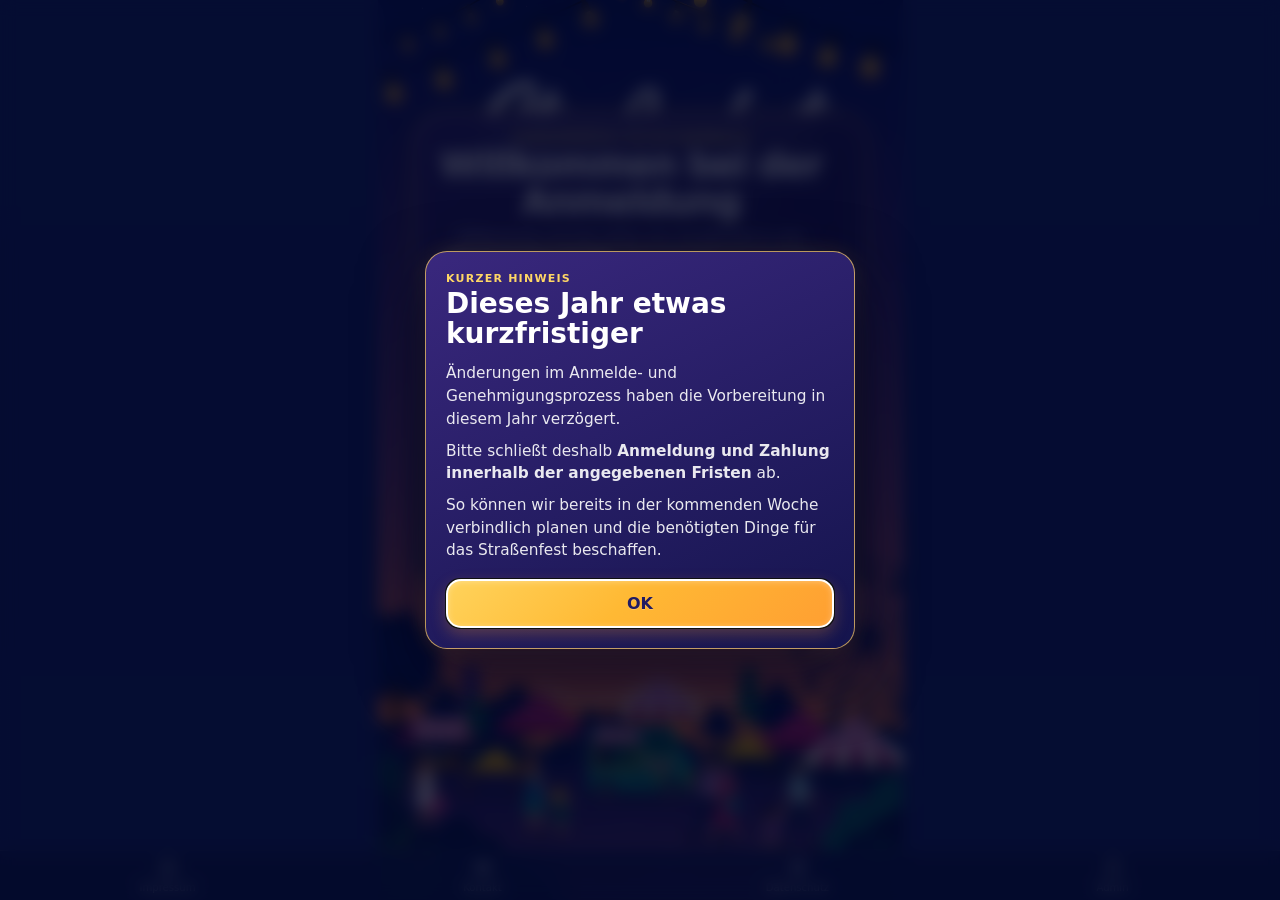
<file: index.html>
<!doctype html>
<html lang="de">
<head>
  <meta charset="utf-8" />
  <meta name="viewport" content="width=device-width, initial-scale=1, maximum-scale=1, viewport-fit=cover, interactive-widget=overlays-content" />
  <meta name="theme-color" content="#10246e" />
  <meta name="color-scheme" content="dark" />
  <title>Straßenfest in Hilchenbach – Anmeldung</title>
  <meta name="description" content="Anmeldung zum Straßenfest in Hilchenbach" />
  <link rel="preload" as="image" href="assets/strassenfest-hilchenbach.png" />
  <link rel="stylesheet" href="styles.css?v=46" />
</head>
<body>
  <div class="app-shell" id="appShell">
    <div class="static-background" aria-hidden="true">
      <div class="background"></div>
      <div class="background-shade"></div>
      <canvas id="fireworks" class="fireworks"></canvas>
    </div>

    <main class="registration-stage" id="registrationStage" aria-label="Anmeldung zum Straßenfest">
      <section class="wizard-card" id="wizardCard">
        <div class="card-glow" aria-hidden="true"></div>

        <nav class="process-top-nav hidden"
             id="processTopNav"
             aria-label="Navigation innerhalb der Seite">
          <button class="process-nav-button"
                  id="processBackButton"
                  type="button">
            <span aria-hidden="true">‹</span>
            <span>Zurück</span>
          </button>

          <button class="process-nav-button process-home-button"
                  id="processHomeButton"
                  type="button">
            <span aria-hidden="true">⌂</span>
            <span>Startseite</span>
          </button>

          <button class="process-nav-button process-next-button"
                  id="processNextButton"
                  type="button">
            <span>Weiter</span>
            <span aria-hidden="true">›</span>
          </button>
        </nav>

        <div class="step-progress hidden" id="stepProgress" aria-label="Fortschritt">
          <span class="progress-dot active" data-progress="1"></span>
          <span class="progress-dot" data-progress="2"></span>
          <span class="progress-dot" data-progress="3"></span>
          <span class="progress-dot" data-progress="4"></span>
          <span class="progress-dot" data-progress="5"></span>
        </div>

        <form id="registrationForm" novalidate autocomplete="off">
          <section class="step active landing-step" data-step="home">
            <div class="landing-heading">
              <p class="eyebrow">Straßenfest in Hilchenbach</p>
              <h1>Willkommen bei der Anmeldung</h1>
              <p>
                Willkommen auf der Seite zum Straßenfest in der
                <strong>Nassauischen Straße</strong>.
                Was möchtest du machen?
              </p>
            </div>

            <div class="landing-choice-list">
              <button class="landing-choice landing-choice-primary"
                      id="homeNewRegistration"
                      type="button">
                <span class="landing-choice-icon" aria-hidden="true">＋</span>
                <span>
                  <strong>Neue Anmeldung</strong>
                  <small>Eine neue Anmeldung für das Straßenfest starten</small>
                </span>
                <span class="landing-choice-chevron" aria-hidden="true">›</span>
              </button>

              <a class="landing-choice"
                 href="informationen.html">
                <span class="landing-choice-icon" aria-hidden="true">i</span>
                <span>
                  <strong>Informationen</strong>
                  <small>Informationen zum Straßenfest ansehen</small>
                </span>
                <span class="landing-choice-chevron" aria-hidden="true">›</span>
              </a>

              <button class="landing-choice"
                      id="homeExistingRegistration"
                      type="button">
                <span class="landing-choice-icon" aria-hidden="true">⌁</span>
                <span>
                  <strong>Bestehende Anmeldung</strong>
                  <small>Anmeldung mit deinem Anmeldecode wieder aufrufen</small>
                </span>
                <span class="landing-choice-chevron" aria-hidden="true">›</span>
              </button>

              <button class="landing-choice"
                      id="homePayments"
                      type="button">
                <span class="landing-choice-icon" aria-hidden="true">€</span>
                <span>
                  <strong>Zahlungen</strong>
                  <small>Zahlungsstatus · Zahlungsweg ändern · Kassenbon einreichen</small>
                </span>
                <span class="landing-choice-chevron" aria-hidden="true">›</span>
              </button>
            </div>
          </section>

          <section class="step registration-intro-step" data-step="intro">
            <div class="step-heading intro-heading">
              <div>
                <p class="eyebrow">Neue Anmeldung</p>
                <h2>So funktioniert die Anmeldung</h2>
                <p>Ein kurzer Überblick über den Ablauf.</p>
              </div>
            </div>

            <div class="registration-flow" aria-label="Ablauf der Anmeldung">
              <div class="flow-step">
                <span class="flow-number">1</span>
                <div><strong>Person eintragen</strong></div>
              </div>
              <div class="flow-arrow" aria-hidden="true">↓</div>

              <div class="flow-step">
                <span class="flow-number">2</span>
                <div><strong>Mitbringsel auswählen <span class="flow-optional">(optional)</span></strong></div>
              </div>
              <div class="flow-arrow" aria-hidden="true">↓</div>

              <div class="flow-step">
                <span class="flow-number">3</span>
                <div><strong>Zahlung festlegen</strong></div>
              </div>
              <div class="flow-arrow" aria-hidden="true">↓</div>

              <div class="flow-step">
                <span class="flow-number">4</span>
                <div><strong>Prüfen und absenden</strong></div>
              </div>
            </div>

            <div class="step-actions intro-actions">
              <div class="button-row">
                <button class="secondary-button" id="introBack" type="button" data-go="home">Zurück</button>
                <button class="primary-button" id="introStart" type="button">
                  <span>Anmeldung starten</span>
                </button>
              </div>
            </div>
          </section>

          <section class="step payments-home-step" data-step="payments-home">
            <div class="step-heading hero-heading">
              <div class="heading-icon" aria-hidden="true">€</div>
              <div>
                <p class="eyebrow">Zahlungen</p>
                <h2>Was möchtest du machen?</h2>
                <p>
                  Hier kannst du deinen Zahlungsstatus prüfen, den hinterlegten
                  Zahlungsweg ändern oder einen Kassenbon zur Erstattung einreichen.
                </p>
                <p class="payment-deadline-note">
                  <strong>Zahlungsfrist:</strong> Bitte den Kostenbeitrag spätestens
                  bis <strong>06.09.2026 um 23:59 Uhr</strong> bezahlen.
                </p>
              </div>
            </div>

            <div class="landing-choice-list payments-choice-list">
              <button class="landing-choice"
                      id="paymentsStatusButton"
                      type="button">
                <span class="landing-choice-icon" aria-hidden="true">✓</span>
                <span>
                  <strong>Zahlungsstatus</strong>
                  <small>Prüfen, ob dein Beitrag bereits als beglichen erfasst wurde</small>
                </span>
                <span class="landing-choice-chevron" aria-hidden="true">›</span>
              </button>

              <button class="landing-choice"
                      id="paymentsChangeButton"
                      type="button">
                <span class="landing-choice-icon" aria-hidden="true">↔</span>
                <span>
                  <strong>Zahlungsweg ändern</strong>
                  <small>PayPal, Briefkasten oder persönliche Abholung ändern · Zahlung bis 06.09.2026, 23:59 Uhr</small>
                </span>
                <span class="landing-choice-chevron" aria-hidden="true">›</span>
              </button>

              <button class="landing-choice"
                      id="paymentsReceiptButton"
                      type="button">
                <span class="landing-choice-icon" aria-hidden="true">▤</span>
                <span>
                  <strong>Kassenbon einreichen</strong>
                  <small>Kassenbon fotografieren oder hochladen und zur Erstattung übermitteln</small>
                </span>
                <span class="landing-choice-chevron" aria-hidden="true">›</span>
              </button>
            </div>

            <div class="step-actions">
              <button class="secondary-button"
                      id="paymentsHomeBack"
                      type="button">Zurück</button>
            </div>
          </section>

          <section class="step payment-status-step" data-step="payment">
            <div class="step-heading hero-heading">
              <div class="heading-icon" aria-hidden="true">€</div>
              <div>
                <p class="eyebrow">Zahlungsstatus</p>
                <h2>Zahlung prüfen</h2>
                <p>
                  Gib deinen persönlichen Anmeldecode ein. Angezeigt wird nur,
                  ob die Zahlung beglichen ist und welcher Betrag noch offen ist.
                  Bitte beachte die Zahlungsfrist bis
                  <strong>06.09.2026, 23:59 Uhr</strong>.
                </p>
              </div>
            </div>

            <div id="paymentStatusForm"
                 class="front-lookup-form"
                 role="form">
              <label class="field">
                <span>Anmeldecode</span>
                <input id="paymentStatusCode"
                       type="text"
                       autocomplete="off"
                       autocapitalize="characters"
                       spellcheck="false"
                       placeholder="z. B. HIL26-ABCD-EFGH" />
              </label>

              <p class="field-error"
                 id="paymentStatusError"
                 role="alert"></p>

              <div class="step-actions">
                <div class="button-row">
                  <button class="secondary-button"
                          id="paymentStatusBack"
                          type="button" data-go="home">Zurück</button>
                  <button class="primary-button"
                          id="paymentStatusSubmit"
                          type="button">
                    Status prüfen
                  </button>
                </div>
              </div>
            </div>
          </section>

          <section class="step payment-status-view-step" data-step="payment-view">
            <div class="step-heading hero-heading">
              <div class="heading-icon" id="paymentStatusViewIcon" aria-hidden="true">✓</div>
              <div>
                <p class="eyebrow">Zahlungsstatus</p>
                <h2 id="paymentStatusViewTitle">Zahlungsstatus</h2>
                <p id="paymentStatusViewText">–</p>
              </div>
            </div>

            <div class="payment-status-result" id="paymentStatusResult">
              <span>Noch offen</span>
              <strong id="paymentStatusRemaining">–</strong>
            </div>

            <p class="payment-status-note">
              Es wird bewusst keine Zahlungsaufstellung einzelner Personen angezeigt.
            </p>

            <div class="existing-view-actions">
              <button class="primary-button"
                      id="paymentStatusCheckAgain"
                      type="button">
                Erneut prüfen
              </button>

              <button class="secondary-button"
                      id="paymentStatusHome"
                      type="button">
                Zur Zahlungsübersicht
              </button>
            </div>
          </section>

          <section class="step payment-change-lookup-step"
                   data-step="payment-change-lookup">
            <div class="step-heading hero-heading">
              <div class="heading-icon" aria-hidden="true">↔</div>
              <div>
                <p class="eyebrow">Zahlungsweg ändern</p>
                <h2>Anmeldung aufrufen</h2>
                <p>
                  Gib deinen persönlichen Anmeldecode ein, um den gespeicherten
                  Zahlungsweg nachträglich zu ändern.
                </p>
              </div>
            </div>

            <div class="front-lookup-form" role="form">
              <label class="field">
                <span>Anmeldecode</span>
                <input id="changePaymentLookupCode"
                       type="text"
                       autocomplete="off"
                       autocapitalize="characters"
                       spellcheck="false"
                       placeholder="z. B. HIL26-ABCD-EFGH" />
              </label>

              <p class="field-error"
                 id="changePaymentLookupError"
                 role="alert"></p>

              <div class="step-actions">
                <div class="button-row">
                  <button class="secondary-button"
                          id="changePaymentLookupBack"
                          type="button">Zurück</button>
                  <button class="primary-button"
                          id="changePaymentLookupSubmit"
                          type="button">
                    Zahlungsweg anzeigen
                  </button>
                </div>
              </div>
            </div>
          </section>

          <section class="step payment-change-step"
                   data-step="payment-change">
            <div class="step-heading hero-heading">
              <div class="heading-icon" aria-hidden="true">↔</div>
              <div>
                <p class="eyebrow">Zahlungsweg ändern</p>
                <h2>Neue Zahlungsart auswählen</h2>
                <p>
                  Die Anmeldung selbst bleibt unverändert. Es wird nur der
                  hinterlegte Zahlungsweg angepasst. Der Kostenbeitrag muss
                  spätestens bis <strong>06.09.2026 um 23:59 Uhr</strong>
                  bezahlt werden.
                </p>
              </div>
            </div>

            <div class="payment-change-summary">
              <div>
                <span>Anmeldecode</span>
                <strong id="changePaymentCode">–</strong>
              </div>
              <div>
                <span>Gesamtbetrag</span>
                <strong id="changePaymentAmount">–</strong>
              </div>
              <div>
                <span>Aktuell</span>
                <strong id="changePaymentCurrent">–</strong>
              </div>
            </div>

            <div id="changePaymentChoices">
              <div class="section-label">Wie möchtest du bezahlen?</div>

              <div class="payment-choice-grid payment-mode-grid">
                <button type="button"
                        class="payment-choice change-payment-mode-choice"
                        data-change-payment-mode="digital">
                  <span class="payment-choice-title">Digital per PayPal</span>
                  <span class="payment-choice-text">
                    Nach dem Speichern kannst du den Beitrag direkt über den
                    PayPal-Pool begleichen.
                  </span>
                </button>

                <button type="button"
                        class="payment-choice change-payment-mode-choice"
                        data-change-payment-mode="cash">
                  <span class="payment-choice-title">Bar bezahlen</span>
                  <span class="payment-choice-text">
                    Barzahlung per Briefkasten oder persönlicher Abholung.
                  </span>
                </button>
              </div>

              <div class="payment-detail-panel hidden"
                   id="changePaypalPanel">
                <div class="payment-detail-heading">
                  <strong>Digital per PayPal</strong>
                  <span>
                    Nach dem Speichern erscheint der PayPal-Link wieder in
                    deiner Anmeldungsübersicht. Ein PayPal-Konto ist für die
                    Einzahlung in den Pool nicht erforderlich; eine Gastzahlung
                    ist möglich.
                  </span>
                </div>
              </div>

              <div class="payment-detail-panel hidden"
                   id="changeCashPanel">
                <div class="section-label payment-subsection-label">
                  Wie möchtest du bar bezahlen?
                </div>

                <div class="payment-choice-grid">
                  <button type="button"
                          class="payment-choice change-cash-payment-choice"
                          data-change-payment="briefkasten">
                    <span class="payment-choice-title">In den Briefkasten</span>
                    <span class="payment-choice-text">
                      Betrag im Umschlag mit Namen in den Briefkasten
                      <strong>Nassauische Straße 1, Springer</strong> einwerfen.
                      Bitte spätestens bis <strong>06.09.2026 um 23:59 Uhr</strong>.
                    </span>
                  </button>

                  <button type="button"
                          class="payment-choice change-cash-payment-choice"
                          data-change-payment="abholung">
                    <span class="payment-choice-title">Persönliche Abholung</span>
                    <span class="payment-choice-text">
                      Am <strong>6. September ab 18 Uhr</strong> kommt jemand
                      persönlich vorbei, um das Geld abzuholen.
                    </span>
                  </button>
                </div>
              </div>

              <p class="field-error"
                 id="changePaymentError"
                 role="alert"></p>
            </div>

            <div class="no-payment-note hidden"
                 id="changePaymentNotRequired">
              Für diese Anmeldung fällt kein Kostenbeitrag an. Ein Zahlungsweg
              muss deshalb nicht geändert werden.
            </div>

            <div class="step-actions">
              <div class="button-row">
                <button class="secondary-button"
                        id="changePaymentBack"
                        type="button">Zurück</button>
                <button class="primary-button"
                        id="changePaymentSave"
                        type="button">
                  Zahlungsweg speichern
                </button>
              </div>
            </div>
          </section>

          <section class="step receipt-lookup-step" data-step="receipt-lookup">
            <div class="step-heading hero-heading">
              <div class="heading-icon" aria-hidden="true">▤</div>
              <div>
                <p class="eyebrow">Kassenbon einreichen</p>
                <h2>Anmeldung zuordnen</h2>
                <p>
                  Gib zuerst deinen persönlichen Anmeldecode ein. Dadurch kann
                  der Kassenbon später eindeutig der richtigen Person zugeordnet werden.
                </p>
              </div>
            </div>

            <div class="front-lookup-form" role="form">
              <label class="field">
                <span>Anmeldecode</span>
                <input id="receiptLookupCode"
                       type="text"
                       autocomplete="off"
                       autocapitalize="characters"
                       spellcheck="false"
                       placeholder="z. B. HIL26-ABCD-EFGH" />
              </label>

              <p class="field-error"
                 id="receiptLookupError"
                 role="alert"></p>

              <div class="step-actions">
                <div class="button-row">
                  <button class="secondary-button"
                          id="receiptLookupBack"
                          type="button">Zurück</button>
                  <button class="primary-button"
                          id="receiptLookupSubmit"
                          type="button">
                    Weiter
                  </button>
                </div>
              </div>
            </div>
          </section>

          <section class="step receipt-upload-step" data-step="receipt-upload">
            <div class="step-heading hero-heading">
              <div class="heading-icon" aria-hidden="true">▤</div>
              <div>
                <p class="eyebrow">Kassenbon einreichen</p>
                <h2>Kassenbon hochladen</h2>
                <p>
                  Lade ein Foto des Kassenbons hoch und trage den Betrag ein,
                  der tatsächlich für das Straßenfest aufgewendet wurde.
                </p>
              </div>
            </div>

            <div class="receipt-registration-card">
              <div>
                <span>Anmeldecode</span>
                <strong id="receiptRegistrationCode">–</strong>
              </div>
              <div>
                <span>Zuordnung</span>
                <strong id="receiptRegistrationName">–</strong>
              </div>
            </div>

            <label class="receipt-file-button" for="receiptFileInput">
              <span class="receipt-camera-icon" aria-hidden="true">▣</span>
              <span>
                <strong>Kassenbon fotografieren oder auswählen *</strong>
                <small>Foto aufnehmen oder JPG/PNG aus der Mediathek auswählen</small>
              </span>
            </label>

            <input id="receiptFileInput"
                   class="visually-hidden-file"
                   type="file"
                   accept="image/*"
                   capture="environment" />

            <div class="receipt-preview-card hidden"
                 id="receiptPreviewCard">
              <img id="receiptPreviewImage"
                   alt="Vorschau des ausgewählten Kassenbons" />
              <button class="text-button receipt-replace-button"
                      id="receiptReplaceFileButton"
                      type="button">
                Anderes Foto wählen
              </button>
            </div>

            <div class="receipt-simple-fields">
              <label class="field">
                <span>Gesamtpreis für das Straßenfest *</span>
                <div class="receipt-amount-wrap">
                  <input id="receiptAmount"
                         type="text"
                         inputmode="decimal"
                         autocomplete="off"
                         placeholder="0,00" />
                  <span>€</span>
                </div>
              </label>

              <fieldset class="receipt-payout-fieldset">
                <legend>Rückerstattung *</legend>

                <div class="receipt-payout-choice">
                  <label>
                    <input type="radio"
                           name="receiptPayoutMethod"
                           value="bank" />
                    <span>Überweisung</span>
                  </label>

                  <label>
                    <input type="radio"
                           name="receiptPayoutMethod"
                           value="paypal" />
                    <span>PayPal</span>
                  </label>
                </div>

                <div class="receipt-payout-fields hidden"
                     id="receiptBankFields">
                  <label class="field">
                    <span>Name des Kontoinhabers *</span>
                    <input id="receiptBankName"
                           type="text"
                           maxlength="120"
                           autocomplete="name"
                           placeholder="Vor- und Nachname" />
                  </label>

                  <label class="field">
                    <span>IBAN *</span>
                    <input id="receiptBankIban"
                           type="text"
                           maxlength="34"
                           autocomplete="off"
                           autocapitalize="characters"
                           placeholder="DE00 0000 0000 0000 0000 00" />
                  </label>
                </div>

                <div class="receipt-payout-fields hidden"
                     id="receiptPaypalFields">
                  <label class="field">
                    <span>PayPal-E-Mail oder PayPal-Benutzername *</span>
                    <input id="receiptPaypalAccount"
                           type="text"
                           maxlength="160"
                           autocomplete="off"
                           placeholder="E-Mail oder Benutzername" />
                  </label>
                </div>

                <p class="receipt-payout-notice">
                  Die angegebenen Erstattungsdaten werden nach der
                  Rückerstattung automatisch gelöscht.
                </p>
              </fieldset>

              <label class="receipt-confirm-check">
                <input id="receiptFestivalOnlyConfirmed"
                       type="checkbox" />
                <span>
                  Ich bestätige, dass der angegebene Preis nur die für das
                  Straßenfest aufgewendeten Bezüge enthält.
                </span>
              </label>
            </div>

            <p class="field-error"
               id="receiptUploadError"
               role="alert"></p>

            <div class="step-actions">
              <div class="button-row">
                <button class="secondary-button"
                        id="receiptUploadBack"
                        type="button">Zurück</button>
                <button class="primary-button"
                        id="receiptSubmitButton"
                        type="button"
                        disabled>
                  Kassenbon einsenden
                </button>
              </div>
            </div>
          </section>

          <section class="step receipt-done-step" data-step="receipt-done">
            <div class="completion-card receipt-completion-card">
              <div class="completion-check" aria-hidden="true">✓</div>
              <p class="eyebrow">Kassenbon eingereicht</p>
              <h2>Vielen Dank!</h2>
              <p>
                Der Kassenbon wurde gespeichert und kann jetzt im Admin-Bereich
                geprüft werden.
              </p>

              <div class="access-code-card">
                <span class="summary-label">Kassenbon-ID</span>
                <strong class="access-code" id="receiptDoneId">–</strong>
              </div>

              <div class="existing-view-actions">
                <button class="primary-button"
                        id="receiptAnotherButton"
                        type="button">
                  Weiteren Kassenbon einreichen
                </button>
                <button class="secondary-button"
                        id="receiptDonePayments"
                        type="button">
                  Zur Zahlungsübersicht
                </button>
              </div>
            </div>
          </section>

          <section class="step existing-registration-step" data-step="existing">
            <div class="step-heading hero-heading">
              <div class="heading-icon" aria-hidden="true">⌁</div>
              <div>
                <p class="eyebrow">Bestehende Anmeldung</p>
                <h2>Anmeldung aufrufen</h2>
                <p>
                  Gib deinen persönlichen Anmeldecode ein, um deine
                  gespeicherten Daten wieder aufzurufen.
                </p>
              </div>
            </div>

            <div id="frontRegistrationLookupForm"
                 class="front-lookup-form"
                 role="form">
              <label class="field">
                <span>Anmeldecode</span>
                <input id="frontLookupCode"
                       type="text"
                       autocomplete="off"
                       autocapitalize="characters"
                       spellcheck="false"
                       placeholder="z. B. HIL26-ABCD-EFGH" />
              </label>

              <p class="field-error"
                 id="frontLookupError"
                 role="alert"></p>

              <div class="step-actions">
                <div class="button-row">
                  <button class="secondary-button"
                          id="existingBack"
                          type="button" data-go="home">Zurück</button>
                  <button class="primary-button"
                          id="frontLookupSubmit"
                          type="button">
                    Anmeldung anzeigen
                  </button>
                </div>
              </div>
            </div>
          </section>

          <section class="step existing-view-step" data-step="existing-view">
            <div class="step-heading hero-heading">
              <div class="heading-icon" aria-hidden="true">✓</div>
              <div>
                <p class="eyebrow">Bestehende Anmeldung</p>
                <h2>Deine gespeicherten Daten</h2>
                <p>Hier findest du die Angaben aus deiner Anmeldung.</p>
              </div>
            </div>

            <div class="existing-view-code">
              <span>Anmeldecode</span>
              <strong id="frontExistingCode">–</strong>
            </div>

            <div class="existing-view-details"
                 id="frontExistingDetails"></div>

            <div class="post-registration-payment-card"
                 id="frontExistingPaymentCard">
              <div class="post-payment-heading">
                <span>Zahlungsweg</span>
                <strong id="frontExistingPaymentMethod">–</strong>
              </div>

              <div class="post-payment-amount">
                <span>Beitrag</span>
                <strong id="frontExistingPaymentAmount">–</strong>
              </div>

              <div class="post-paypal-area hidden"
                   id="frontExistingPaypalArea">
                <p>
                  Du kannst den Beitrag jetzt über den PayPal-Pool begleichen.
                  Bitte verwende nach Möglichkeit den Namen aus deiner Anmeldung.
                </p>
                <p class="payment-deadline-note">
                  <strong>Kein PayPal-Konto erforderlich:</strong> Du kannst
                  auch ohne eigenes PayPal-Konto in den Pool einzahlen. PayPal
                  bietet dafür eine Gastzahlung an. Falls dir beim Bezahlvorgang
                  zusätzlich die Erstellung eines PayPal-Kontos angeboten wird,
                  achte darauf, dass diese Option nicht ausgewählt ist, wenn du
                  nur als Gast zahlen möchtest.
                </p>

                <a class="paypal-pool-button"
                   href="https://www.paypal.com/pool/9sjOoDB6jh?sr=wccr"
                   target="_blank"
                   rel="noopener noreferrer">
                  Zum PayPal-Pool
                </a>

                <small>
                  Bitte spätestens bis <strong>06.09.2026 um 23:59 Uhr</strong>
                  bezahlen. Nach der Zahlung kannst du zu dieser Seite zurückkehren.
                  Der Zahlungsstatus wird nach Prüfung im Admin-Bereich aktualisiert.
                </small>
              </div>

              <button class="secondary-button payment-change-button"
                      id="frontExistingChangePayment"
                      type="button">
                Zahlungsweg ändern
              </button>
            </div>

            <div class="existing-view-actions">
              <button class="primary-button"
                      id="frontExistingPdf"
                      type="button">
                Daten als PDF herunterladen
              </button>

              <button class="secondary-button"
                      id="frontExistingOther"
                      type="button">
                Andere Anmeldung aufrufen
              </button>

              <button class="secondary-button"
                      id="frontExistingHome"
                      type="button">
                Zur Startseite
              </button>
            </div>
          </section>

          <section class="step people-step" data-step="1">
            <div class="step-heading hero-heading people-step-heading">
              <div class="heading-icon" aria-hidden="true">🎉</div>
              <div>
                <p class="eyebrow">Schritt 1 von 5</p>
                <h1>Anmeldung</h1>
                <p>Wer nimmt am Straßenfest teil?</p>
              </div>
            </div>

            <section class="people-card" aria-labelledby="peopleCardTitle">
              <div class="people-card-heading">
                <div>
                  <strong id="peopleCardTitle">Personen eintragen</strong>
                  <small>Person ausfüllen, hinzufügen und anschließend die nächste Person eintragen.</small>
                </div>
                <span class="people-count" id="peopleCount">0</span>
              </div>

              <div class="person-composer-grid person-composer-single-row">
                <label class="person-composer-field">
                  <span>Vorname</span>
                  <input id="personDraftFirst"
                         type="text"
                         autocomplete="off"
                         autocapitalize="words"
                         spellcheck="false"
                         maxlength="50"
                         placeholder="z. B. Mark" />
                </label>

                <label class="person-composer-field">
                  <span>Nachname</span>
                  <input id="personDraftLast"
                         type="text"
                         autocomplete="off"
                         autocapitalize="words"
                         spellcheck="false"
                         maxlength="60"
                         placeholder="z. B. Springer" />
                </label>

                <label class="person-composer-field person-composer-age">
                  <span>Alter</span>
                  <input id="personDraftAge"
                         type="number"
                         autocomplete="off"
                         inputmode="numeric"
                         min="0"
                         max="120"
                         placeholder="33" />
                </label>
              </div>

              <p class="person-inline-error"
                 id="personError"
                 role="alert"></p>

              <button class="person-composer-add"
                      id="addPersonButton"
                      type="button">
                <span aria-hidden="true">＋</span>
                <span>Person hinzufügen</span>
              </button>

              <div class="people-list-divider" aria-hidden="true"></div>

              <div class="people-list-heading">
                <div>
                  <strong>Teilnehmende Personen</strong>
                  <small id="peopleListHint">Noch keine Personen hinzugefügt</small>
                </div>
              </div>

              <div class="people-list-columns"
                   aria-hidden="true">
                <span>Vorname</span>
                <span>Nachname</span>
                <span>Alter</span>
                <span></span>
              </div>

              <div class="people-rows people-added-list"
                   id="peopleRows"
                   aria-live="polite"></div>
            </section>

            <div class="step-actions people-step-actions">
              <button class="primary-button" id="peopleContinue" type="button">
                <span>Weiter</span>
                <span class="button-chevron" aria-hidden="true">›</span>
              </button>

              <button class="my-registration-button hidden"
                      id="myRegistrationButton"
                      type="button">
                <span class="my-registration-icon" aria-hidden="true">⌁</span>
                <span>
                  <strong>Meine Anmeldung</strong>
                  <small id="myRegistrationHint">Mit Anmeldecode wieder aufrufen</small>
                </span>
              </button>
            </div>
          </section>

          <section class="step" data-step="2">
            <div class="step-heading hero-heading">
              <div class="heading-icon" aria-hidden="true">🧺</div>
              <div>
                <p class="eyebrow">Schritt 2 von 5</p>
                <h2>Möchtest du was mitbringen?</h2>
                <p>Wähle eine der drei Möglichkeiten.</p>
              </div>
            </div>

            <div class="bring-choice-grid">
              <button type="button" class="choice-button choice-yes" id="bringYes">
                <span class="choice-icon" aria-hidden="true">✓</span>
                <span><strong>Ja</strong><small>Etwas eintragen</small></span>
              </button>

              <button type="button" class="choice-button" id="bringNo">
                <span class="choice-icon" aria-hidden="true">–</span>
                <span><strong>Nein</strong><small>Ohne Mitbringsel weiter</small></span>
              </button>

              <button type="button" class="choice-button choice-needed" id="showNeeds">
                <span class="choice-icon" aria-hidden="true">?</span>
                <span><strong>Was wird noch gebraucht?</strong><small>Bisherige Einträge ansehen</small></span>
              </button>
            </div>

            <div class="step-actions">
              <button class="secondary-button step-back-single" type="button" data-go="1">Zurück</button>
            </div>
          </section>

          <section class="step" data-step="needs">
            <div class="step-heading hero-heading">
              <div class="heading-icon" aria-hidden="true">📋</div>
              <div>
                <p class="eyebrow">Bedarf prüfen</p>
                <h2>Was wird noch gebraucht?</h2>
                <p>Sieh dir an, was bisher geplant ist.</p>
              </div>
            </div>

            <section class="needs-panel" aria-live="polite">
              <div class="needs-panel-heading">
                <strong>Was ist bisher geplant?</strong>
                <span>Tippe rechts auf +, um den Bereich zu übernehmen.</span>
              </div>
              <div class="needs-table-shell">
                <div class="needs-table-wrap" id="needsTableWrap">
                  <table class="needs-table">
                    <thead>
                      <tr>
                        <th>Bereich</th>
                        <th>Einträge</th>
                        <th></th>
                      </tr>
                    </thead>
                    <tbody id="needsTableBody"></tbody>
                  </table>
                </div>
                <div class="needs-scroll-indicator"
                     id="needsScrollIndicator"
                     aria-hidden="true">
                  <div class="needs-scroll-thumb" id="needsScrollThumb"></div>
                </div>
              </div>
              <p class="needs-note" id="needsNote"></p>
            </section>

            <div class="step-actions">
              <button class="secondary-button step-back-single" type="button" data-go="2">Zurück</button>
            </div>
          </section>

          <section class="step" data-step="3">
            <div class="step-heading hero-heading">
              <div class="heading-icon" aria-hidden="true">📝</div>
              <div>
                <p class="eyebrow">Schritt 3 von 5</p>
                <h2>Was bringst du mit?</h2>
                <p id="contributionIntro">Wähle die Kategorie und beschreibe kurz deinen Beitrag.</p>
              </div>
            </div>

            <div class="preset-selection hidden" id="presetSelection">
              <span>Vorausgewählt</span>
              <strong id="presetSelectionText"></strong>
            </div>

            <div id="contributionSelects">
              <label class="field">
                <span>Kategorie</span>
                <select id="category" name="category">
                  <option value="">Bitte auswählen</option>
                  <option value="Spielzeug">Spielzeug</option>
                  <option value="Essen">Essen</option>
                  <option value="Getränke">Getränke</option>
                  <option value="Sonstiges">Sonstiges</option>
                </select>
              </label>

              <label class="field hidden" id="subtypeField">
                <span id="subtypeLabel">Unterkategorie</span>
                <select id="subtype" name="subtype">
                  <option value="">Bitte auswählen</option>
                </select>
              </label>
            </div>

            <p class="alcohol-safety-note hidden" id="alcoholSafetyNote">
              <strong>Hinweis zu alkoholischen Getränken:</strong>
              Aus Sicherheitsgründen bitten wir darum, auf Schnaps und andere
              hochprozentige Spirituosen zu verzichten.
            </p>

            <section class="existing-contributions hidden" id="existingContributions" aria-live="polite">
              <div class="existing-contributions-head">
                <span class="existing-contributions-icon" aria-hidden="true">👀</span>
                <div>
                  <strong>Das wird in diesem Bereich schon mitgebracht</strong>
                  <small>So kannst du Doppelungen leichter vermeiden.</small>
                </div>
              </div>
              <div class="existing-contributions-list" id="existingContributionsList"></div>
            </section>

            <label class="field contribution-field">
              <span>Was genau bringst du mit? <strong class="required-mark">Pflicht</strong></span>
              <textarea id="contribution" name="contribution" rows="6" maxlength="300" disabled
                        placeholder="Bitte zuerst die Auswahl oben treffen"></textarea>
              <small class="field-help">Bitte möglichst konkret eintragen, z. B. „Kartoffelsalat“ statt nur „Salat“.</small>
            </label>

            <p class="field-error" id="contributionError" role="alert"></p>

            <div class="step-actions">
              <div class="button-row">
                <button class="secondary-button" type="button" id="contributionBack">Zurück</button>
                <button class="primary-button" type="button" id="contributionContinue">
                  <span>Weiter</span><span class="button-chevron" aria-hidden="true">›</span>
                </button>
              </div>
            </div>
          </section>

          <section class="step" data-step="4">
            <div class="step-heading hero-heading">
              <div class="heading-icon" aria-hidden="true">€</div>
              <div>
                <p class="eyebrow">Schritt 4 von 5</p>
                <h2>Zahlung</h2>
                <p>
                  20 € pro erwachsener Person ab 18 Jahren.
                  <strong>Bitte spätestens bis 06.09.2026 um 23:59 Uhr bezahlen.</strong>
                </p>
              </div>
            </div>

            <div class="payment-summary" id="paymentSummary"></div>

            <div id="paymentMethodArea">
              <div class="section-label">Wie möchtest du bezahlen?</div>

              <div class="payment-choice-grid payment-mode-grid">
                <button type="button"
                        class="payment-choice payment-mode-choice"
                        data-payment-mode="digital">
                  <span class="payment-choice-title">Digital per PayPal</span>
                  <span class="payment-choice-text">
                    Den Kostenbeitrag bequem über den PayPal-Pool bezahlen.
                  </span>
                </button>

                <button type="button"
                        class="payment-choice payment-mode-choice"
                        data-payment-mode="cash">
                  <span class="payment-choice-title">Bar bezahlen</span>
                  <span class="payment-choice-text">
                    Barzahlung per Briefkasten oder persönlicher Abholung.
                  </span>
                </button>
              </div>

              <div class="payment-detail-panel hidden"
                   id="paypalPaymentPanel">
                <div class="payment-detail-heading">
                  <strong>Digitale Zahlung über PayPal</strong>
                  <span>
                    Der Bezahlvorgang findet erst <strong>nach dem Absenden der
                    Anmeldung</strong> statt. Nach erfolgreicher Speicherung
                    erhältst du deinen Anmeldecode und direkt darunter den Link
                    zum PayPal-Pool.
                  </span>
                </div>

                <small class="payment-detail-note">
                  Deine Anmeldung wird also zuerst vollständig gespeichert.
                  Anschließend kannst du den festgelegten Beitrag über PayPal
                  begleichen. Bitte spätestens bis
                  <strong>06.09.2026 um 23:59 Uhr</strong> bezahlen.
                </small>
                <p class="payment-deadline-note">
                  <strong>Kein PayPal-Konto erforderlich:</strong> Du kannst
                  auch ohne eigenes PayPal-Konto in den Pool einzahlen. PayPal
                  bietet dafür eine Gastzahlung an. Falls dir beim Bezahlvorgang
                  zusätzlich die Erstellung eines PayPal-Kontos angeboten wird,
                  achte darauf, dass diese Option nicht ausgewählt ist, wenn du
                  nur als Gast zahlen möchtest.
                </p>
              </div>

              <div class="payment-detail-panel hidden"
                   id="cashPaymentPanel">
                <div class="section-label payment-subsection-label">
                  Wie möchtest du bar bezahlen?
                </div>

                <div class="payment-choice-grid">
                  <button type="button"
                          class="payment-choice cash-payment-choice"
                          data-payment="briefkasten">
                    <span class="payment-choice-title">In den Briefkasten</span>
                    <span class="payment-choice-text">
                      Bitte den Betrag in einem Umschlag mit Namen in den
                      Briefkasten <strong>Nassauische Straße 1, Springer</strong>
                      einwerfen. Bitte spätestens bis
                      <strong>06.09.2026 um 23:59 Uhr</strong>.
                    </span>
                  </button>

                  <button type="button"
                          class="payment-choice cash-payment-choice"
                          data-payment="abholung">
                    <span class="payment-choice-title">Persönliche Abholung</span>
                    <span class="payment-choice-text">
                      Am <strong>6. September ab 18 Uhr</strong> kommt jemand
                      persönlich vorbei, um das Geld abzuholen.
                    </span>
                  </button>
                </div>
              </div>

              <p class="field-error" id="paymentError" role="alert"></p>
            </div>

            <div class="no-payment-note hidden" id="noPaymentNote">
              Für diese Anmeldung fällt keine Zahlung an.
            </div>

            <div class="step-actions">
              <div class="button-row">
                <button class="secondary-button" type="button" id="paymentBack">Zurück</button>
                <button class="primary-button" type="button" id="paymentContinue">
                  <span>Weiter</span><span class="button-chevron" aria-hidden="true">›</span>
                </button>
              </div>
            </div>
          </section>

          <section class="step" data-step="5">
            <div class="step-heading hero-heading">
              <div class="heading-icon" aria-hidden="true">✓</div>
              <div>
                <p class="eyebrow">Schritt 5 von 5</p>
                <h2>Deine Anmeldung</h2>
                <p>Bitte prüfe deine Angaben vor dem Absenden.</p>
              </div>
            </div>

            <div class="summary-panel">
              <div class="summary-block">
                <span class="summary-label">Personen</span>
                <div id="summaryPeople" class="summary-content"></div>
              </div>
              <div class="summary-block">
                <span class="summary-label">Mitbringsel</span>
                <div id="summaryContribution" class="summary-content"></div>
              </div>
              <div class="summary-block">
                <span class="summary-label">Zahlung</span>
                <div id="summaryPayment" class="summary-content"></div>
              </div>
            </div>

            <p class="submit-status" id="submitStatus" role="status" aria-live="polite"></p>

            <div class="step-actions">
              <div class="button-row">
                <button class="secondary-button" type="button" data-go="4">Zurück</button>
                <button class="primary-button" id="finalSubmitButton" type="submit">
                  <span>Absenden</span><span class="button-chevron" aria-hidden="true">›</span>
                </button>
              </div>
            </div>
          </section>

          <section class="step confirmation-step" data-step="code">
            <div class="checkmark" aria-hidden="true">✓</div>
            <p class="eyebrow">Anmeldung gespeichert</p>
            <h2>Dein Anmeldecode</h2>
            <p class="confirmation-copy">
              Wenn du später noch einmal auf deine eingegebenen Daten zugreifen möchtest,
              brauchst du diesen Code. Bitte bewahre ihn deshalb gut auf.
            </p>

            <div class="access-code-card access-code-focus">
              <span class="summary-label">Persönlicher Anmeldecode</span>
              <strong class="access-code" id="accessCode">–</strong>
            </div>

            <div class="post-registration-payment-card confirmation-payment-card"
                 id="confirmationPaymentCard">
              <div class="post-payment-heading">
                <span>Gewählter Zahlungsweg</span>
                <strong id="confirmationPaymentMethod">–</strong>
              </div>

              <div class="post-payment-amount">
                <span>Zu zahlender Beitrag</span>
                <strong id="confirmationPaymentAmount">–</strong>
              </div>

              <div class="post-paypal-area hidden"
                   id="confirmationPaypalArea">
                <p>
                  Deine Anmeldung ist gespeichert. Du kannst den Beitrag jetzt
                  über den PayPal-Pool begleichen.
                </p>
                <p class="payment-deadline-note">
                  <strong>Kein PayPal-Konto erforderlich:</strong> Du kannst
                  auch ohne eigenes PayPal-Konto in den Pool einzahlen. PayPal
                  bietet dafür eine Gastzahlung an. Falls dir beim Bezahlvorgang
                  zusätzlich die Erstellung eines PayPal-Kontos angeboten wird,
                  achte darauf, dass diese Option nicht ausgewählt ist, wenn du
                  nur als Gast zahlen möchtest.
                </p>

                <a class="paypal-pool-button"
                   id="confirmationPaypalLink"
                   href="https://www.paypal.com/pool/9sjOoDB6jh?sr=wccr"
                   target="_blank"
                   rel="noopener noreferrer">
                  Jetzt mit PayPal bezahlen
                </a>

                <small>
                  Bitte spätestens bis <strong>06.09.2026 um 23:59 Uhr</strong>
                  bezahlen. Nach der Zahlung kannst du zu dieser Seite zurückkehren.
                  Der Zahlungsstatus wird nach Prüfung im Admin-Bereich aktualisiert.
                </small>
              </div>

              <p class="post-payment-change-note">
                Falls der gewählte Zahlungsweg nicht funktioniert, kannst du ihn
                auch nachträglich ändern.
              </p>

              <button class="secondary-button payment-change-button"
                      id="changePaymentAfterSubmitButton"
                      type="button">
                Zahlungsweg ändern
              </button>
            </div>

            <button class="primary-button pdf-download-button" id="downloadPdfButton" type="button">
              Daten als PDF herunterladen
            </button>

            <p class="confirmation-pdf-note">
              In der PDF stehen dein Anmeldecode und alle Angaben aus deiner Anmeldung noch einmal vollständig.
            </p>

            <div class="confirmation-continue-area">
              <button class="secondary-button countdown-button" id="codeContinueButton" type="button" disabled>
                Weiter (10)
              </button>
              <small id="codeCountdownHint">Bitte speichere deinen Anmeldecode. Weiter ist in 10 Sekunden möglich.</small>
            </div>
          </section>

          <section class="step thank-you" data-step="done">
            <div class="checkmark" aria-hidden="true">✓</div>
            <p class="eyebrow">Fertig</p>
            <h2>Vielen Dank für deine Anmeldung!</h2>
            <p>Deine Daten wurden gespeichert und können später mit deinem Anmeldecode wieder aufgerufen werden.</p>

            <div class="done-actions">
              <button class="secondary-button" id="openSavedRegistrationButton" type="button">
                Meine Anmeldung ansehen
              </button>
              <button class="secondary-button restart-button" id="restartButton" type="button">
                Neue Anmeldung
              </button>
            </div>
          </section>
        </form>
      </section>
    </main>

    <footer class="footer-bar" aria-label="Weitere Informationen">
      <a href="impressum.html" aria-label="Impressum öffnen">
        <svg viewBox="0 0 24 24" aria-hidden="true"><circle cx="12" cy="12" r="9"/><path d="M12 11v6m0-10h.01"/></svg>
        <span>Impressum</span>
      </a>
      <a href="contact.html" aria-label="Kontaktformular öffnen">
        <svg viewBox="0 0 24 24" aria-hidden="true"><path d="M4 6h16v12H4zM4 7l8 6 8-6"/></svg>
        <span>Kontakt</span>
      </a>
      <a href="datenschutz.html" aria-label="Datenschutz öffnen">
        <svg viewBox="0 0 24 24" aria-hidden="true"><path d="M12 3l7 3v5c0 4.8-3 8-7 10-4-2-7-5.2-7-10V6z"/><path d="M9.5 12l1.7 1.7L15 10"/></svg>
        <span>Datenschutz</span>
      </a>
      <a href="admin.html" class="footer-admin-link" aria-label="Admin-Bereich öffnen">
        <svg viewBox="0 0 24 24" aria-hidden="true"><path d="M12 3l7 3v5c0 4.8-3 8-7 10-4-2-7-5.2-7-10V6z"/></svg>
        <span>Admin</span>
      </a>
    </footer>
  </div>



  <div id="apiTransportHost" class="api-transport-host" aria-hidden="true"></div>

  <div class="validation-toast" id="validationToast" role="alert" aria-live="assertive" hidden>
    <span class="validation-toast-icon" aria-hidden="true">!</span>
    <span id="validationToastText"></span>
  </div>

  <div class="modal-backdrop" id="modalBackdrop" hidden>
    <section class="modal" role="dialog" aria-modal="true" aria-labelledby="modalTitle">
      <button class="modal-close" id="modalClose" type="button" aria-label="Fenster schließen">×</button>
      <h2 id="modalTitle"></h2>
      <div id="modalContent"></div>
    </section>
  </div>

  <script src="api-client.js?v=46" defer></script>
  <script src="script.js?v=46" defer></script>

  <div class="first-visit-notice hidden"
       id="firstVisitNotice"
       role="dialog"
       aria-modal="true"
       aria-labelledby="firstVisitNoticeTitle">
    <div class="first-visit-notice-backdrop" aria-hidden="true"></div>

    <section class="first-visit-notice-card">
      <p class="eyebrow">Kurzer Hinweis</p>
      <h2 id="firstVisitNoticeTitle">Dieses Jahr etwas kurzfristiger</h2>

      <div class="first-visit-notice-copy">
        <p>
          Änderungen im Anmelde- und Genehmigungsprozess haben die Vorbereitung
          in diesem Jahr verzögert.
        </p>
        <p>
          Bitte schließt deshalb <strong>Anmeldung und Zahlung innerhalb der
          angegebenen Fristen</strong> ab.
        </p>
        <p>
          So können wir bereits in der kommenden Woche verbindlich planen und
          die benötigten Dinge für das Straßenfest beschaffen.
        </p>
      </div>

      <button class="primary-button first-visit-notice-ok"
              id="firstVisitNoticeOk"
              type="button">
        OK
      </button>
    </section>
  </div>


  <div class="action-dialog hidden"
       id="actionDialog"
       role="dialog"
       aria-modal="true"
       aria-labelledby="actionDialogTitle">
    <div class="action-dialog-backdrop" id="actionDialogBackdrop" aria-hidden="true"></div>
    <section class="action-dialog-card">
      <p class="eyebrow" id="actionDialogEyebrow">Hinweis</p>
      <h2 id="actionDialogTitle">Hinweis</h2>
      <div class="action-dialog-copy" id="actionDialogCopy"></div>
      <div class="action-dialog-actions">
        <button class="secondary-button hidden"
                id="actionDialogSecondary"
                type="button">Abbrechen</button>
        <button class="primary-button"
                id="actionDialogPrimary"
                type="button">OK</button>
      </div>
    </section>
  </div>

</body>
</html>
</file>
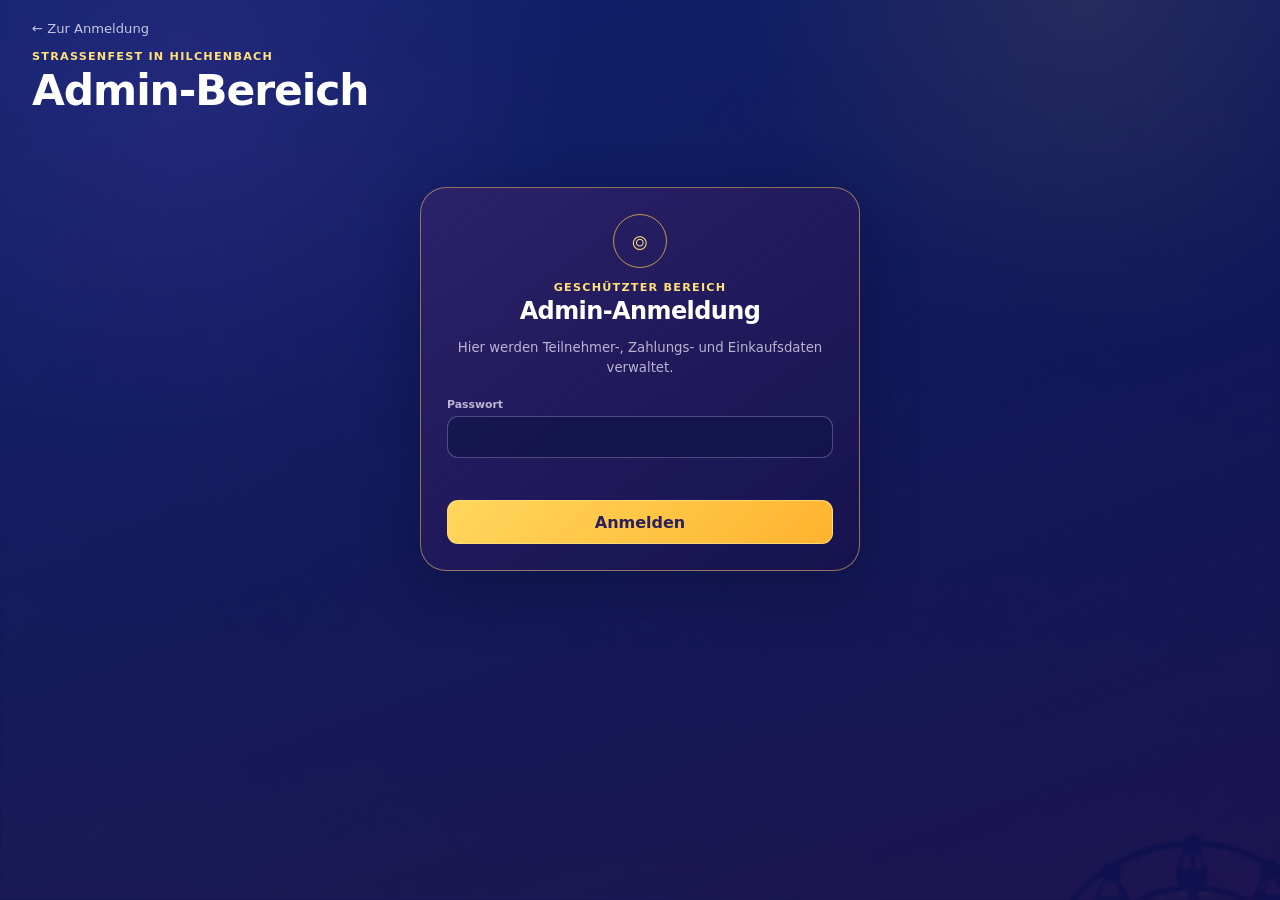
<file: admin.html>
<!doctype html>
<html lang="de">
<head>
  <meta charset="utf-8" />
  <meta name="viewport" content="width=device-width, initial-scale=1, viewport-fit=cover" />
  <meta name="theme-color" content="#10246e" />
  <meta name="color-scheme" content="dark" />
  <title>Straßenfest in Hilchenbach – Admin</title>
  <meta name="robots" content="noindex,nofollow" />
  <link rel="stylesheet" href="admin.css?v=48" />
</head>
<body>
  <div class="admin-background" aria-hidden="true"></div>

  <main class="admin-shell">
    <header class="admin-header">
      <div>
        <a class="back-link" href="index.html">← Zur Anmeldung</a>
        <p class="eyebrow">Straßenfest in Hilchenbach</p>
        <h1>Admin-Bereich</h1>
      </div>
      <button id="logoutButton" class="ghost-button hidden" type="button">Abmelden</button>
    </header>

    <section class="login-card" id="loginCard">
      <div class="lock-icon" aria-hidden="true">⌾</div>
      <p class="eyebrow">Geschützter Bereich</p>
      <h2>Admin-Anmeldung</h2>
      <p class="login-copy">Hier werden Teilnehmer-, Zahlungs- und Einkaufsdaten verwaltet.</p>
      <form id="loginForm">
        <label class="admin-field">
          <span>Passwort</span>
          <input id="adminPassword" type="password" autocomplete="current-password" required />
        </label>
        <p class="status-line error" id="loginError" role="alert"></p>
        <button class="primary-button" id="loginButton" type="submit">Anmelden</button>
      </form>
    </section>

    <section class="admin-app hidden" id="adminApp">
      <nav class="tab-bar" aria-label="Admin-Bereiche">
        <button type="button" class="tab-button active" data-tab="overview">Übersicht</button>
        <button type="button" class="tab-button" data-tab="shopping">Einkauf</button>
        <button type="button" class="tab-button" data-tab="tickets">
          Tickets <span class="tab-count" id="ticketTabCount">0</span>
        </button>
        <button type="button" class="tab-button" data-tab="receipts">
          Kassenbons <span class="tab-count" id="receiptTabCount">0</span>
        </button>
        <button type="button" class="tab-button" data-tab="report">
          Abschlussbericht
        </button>
      </nav>

      <section class="tab-panel active" data-panel="overview">
        <div class="metric-grid" id="overviewMetrics">
          <article class="metric-card">
            <span>Personen</span>
            <strong id="metricPeople">0</strong>
          </article>
          <article class="metric-card">
            <span>Zu zahlen</span>
            <strong id="metricDue">0,00 €</strong>
          </article>
          <article class="metric-card metric-positive">
            <span>Bezahlt</span>
            <strong id="metricPaid">0,00 €</strong>
          </article>
          <article class="metric-card">
            <span>Noch offen</span>
            <strong id="metricOpen">0,00 €</strong>
          </article>
        </div>

        <section class="admin-card">
          <div class="card-heading">
            <div>
              <p class="eyebrow">Teilnehmer</p>
              <h2>Übersicht</h2>
            </div>
            <div class="card-heading-actions">
              <div class="save-indicator" id="overviewSaveStatus" aria-live="polite">Aktuell</div>
              <button class="section-danger-button bulk-delete-trigger"
                      type="button"
                      data-bulk-scope="registrations">
                Anmeldungen leeren
              </button>
            </div>
          </div>

          <div class="people-tools">
            <button id="peopleToolsToggle"
                    class="compact-tools-button"
                    type="button"
                    aria-expanded="false">
              Nutzer suchen &amp; sortieren
              <span aria-hidden="true">⌄</span>
            </button>

            <div class="people-tools-panel hidden" id="peopleToolsPanel">
              <label class="compact-control">
                <span>Was möchtest du machen?</span>
                <select id="peopleToolMode">
                  <option value="">Bitte auswählen</option>
                  <option value="search">Nutzer suchen</option>
                  <option value="sort">Nutzer sortieren</option>
                </select>
              </label>

              <div class="people-tool-subpanel hidden" id="peopleSearchOptions">
                <label class="compact-control">
                  <span>Wonach suchen?</span>
                  <select id="peopleSearchType">
                    <option value="name">Name</option>
                    <option value="code">Anmeldecode</option>
                    <option value="payment">Bezahlstatus</option>
                    <option value="category">Mitbringsel</option>
                  </select>
                </label>

                <label class="compact-control" id="peopleTextSearchWrap">
                  <span id="peopleTextSearchLabel">Name</span>
                  <input id="peopleSearch"
                         type="search"
                         placeholder="Name eingeben …" />
                </label>

                <label class="compact-control hidden" id="paymentFilterWrap">
                  <span>Bezahlstatus</span>
                  <select id="paymentFilter">
                    <option value="all">Alle</option>
                    <option value="open">Offen</option>
                    <option value="paid">Bezahlt</option>
                    <option value="free">Kostenlos</option>
                  </select>
                </label>

                <label class="compact-control hidden" id="categoryFilterWrap">
                  <span>Mitbringsel</span>
                  <select id="categoryFilter">
                    <option value="all">Alle</option>
                    <option value="Essen">Essen</option>
                    <option value="Getränke">Getränke</option>
                    <option value="Spielzeug">Spielzeug</option>
                    <option value="Sonstiges">Sonstiges</option>
                    <option value="none">Nichts</option>
                  </select>
                </label>
              </div>

              <div class="people-tool-subpanel hidden" id="peopleSortOptions">
                <label class="compact-control">
                  <span>Sortierung</span>
                  <select id="peopleSort">
                    <option value="lastName-asc">Nachname A–Z</option>
                    <option value="lastName-desc">Nachname Z–A</option>
                    <option value="firstName-asc">Vorname A–Z</option>
                    <option value="age-asc">Alter aufsteigend</option>
                    <option value="age-desc">Alter absteigend</option>
                    <option value="paid-open">Offene Zahlungen zuerst</option>
                    <option value="created-desc">Neueste Anmeldung zuerst</option>
                  </select>
                </label>
              </div>

              <button id="peopleToolsReset"
                      class="people-tools-reset"
                      type="button">
                Suche / Sortierung zurücksetzen
              </button>
            </div>
          </div>

          <div class="result-line">
            <span id="peopleResultCount">0 Personen</span>
            <button id="refreshOverview" class="text-button" type="button">Neu laden</button>
          </div>

          <div class="people-list" id="adminPeopleList" aria-live="polite"></div>
        </section>

        <section class="admin-card admin-reset-card">
          <div class="admin-reset-copy">
            <p class="eyebrow">Neues Straßenfest vorbereiten</p>
            <h2>Gesamte Datenbasis zurücksetzen</h2>
            <p>
              Löscht alle von der Webseite verwalteten Veranstaltungsdaten:
              Anmeldungen, Personen, Zahlungsstatus, Einkauf, Tickets und Kassenbons.
              Tabellenstruktur und Admin-Zugang bleiben erhalten.
            </p>
          </div>

          <button class="danger-button bulk-delete-trigger"
                  type="button"
                  data-bulk-scope="all">
            Alle Veranstaltungsdaten löschen
          </button>
        </section>
      </section>

      <section class="tab-panel" data-panel="shopping">
        <div class="finance-grid">
          <article class="finance-card finance-main">
            <span>Bereits erhalten</span>
            <strong id="shoppingPaid">0,00 €</strong>
            <small>Summe aller als bezahlt markierten Personen</small>
          </article>
          <article class="finance-card">
            <span>Einkäufe</span>
            <strong id="shoppingExpenses">0,00 €</strong>
          </article>
          <article class="finance-card" id="remainingCard">
            <span>Noch übrig</span>
            <strong id="shoppingRemaining">0,00 €</strong>
          </article>
        </div>

        <section class="admin-card">
          <div class="card-heading">
            <div>
              <p class="eyebrow">Budget</p>
              <h2>Einkaufsliste</h2>
            </div>
            <div class="card-heading-actions">
              <div class="save-indicator" id="shoppingSaveStatus" aria-live="polite">Aktuell</div>
              <button class="section-danger-button bulk-delete-trigger"
                      type="button"
                      data-bulk-scope="expenses">
                Einkauf leeren
              </button>
            </div>
          </div>

          <p class="card-intro">
            Neue Posten werden erst nach Bestätigung gespeichert. Bestehende Posten können über das Notizsymbol bearbeitet werden.
          </p>

          <button id="addExpenseButton" class="add-expense-button" type="button">+ Posten hinzufügen</button>

          <div class="expense-list" id="expenseList"></div>

          <div class="expense-total">
            <span>Summe Einkauf</span>
            <strong id="expenseTotalBottom">0,00 €</strong>
          </div>

          <div class="budget-bottom">
            <div>
              <span>Bereits erhalten</span>
              <strong id="shoppingPaidBottom">0,00 €</strong>
            </div>
            <div>
              <span>Abzüglich Einkäufe</span>
              <strong id="shoppingExpensesBottom">0,00 €</strong>
            </div>
            <div class="budget-bottom-result">
              <span>Noch übrig</span>
              <strong id="shoppingRemainingBottom">0,00 €</strong>
            </div>
          </div>
        </section>
      </section>
      <section class="tab-panel" data-panel="tickets">
        <div class="metric-grid ticket-metrics">
          <article class="metric-card">
            <span>Tickets gesamt</span>
            <strong id="metricTickets">0</strong>
          </article>
          <article class="metric-card metric-positive">
            <span>Offen</span>
            <strong id="metricTicketsOpen">0</strong>
          </article>
        </div>

        <section class="admin-card">
          <div class="card-heading">
            <div>
              <p class="eyebrow">Kontaktanfragen</p>
              <h2>Tickets</h2>
            </div>
            <div class="card-heading-actions">
              <div class="save-indicator" id="ticketSaveStatus" aria-live="polite">Aktuell</div>
              <button class="section-danger-button bulk-delete-trigger"
                      type="button"
                      data-bulk-scope="tickets">
                Tickets leeren
              </button>
            </div>
          </div>

          <div class="toolbar ticket-toolbar">
            <label class="search-box">
              <span class="sr-only">Tickets suchen</span>
              <input id="ticketSearch"
                     type="search"
                     placeholder="Name, Kontakt oder Nachricht suchen …" />
            </label>

            <label>
              <span>Status</span>
              <select id="ticketFilter">
                <option value="all">Alle</option>
                <option value="OPEN">Offen</option>
                <option value="DONE">Bereits erledigt (Altbestand)</option>
              </select>
            </label>

            <label>
              <span>Sortieren</span>
              <select id="ticketSort">
                <option value="newest">Neueste zuerst</option>
                <option value="oldest">Älteste zuerst</option>
                <option value="name">Name A–Z</option>
              </select>
            </label>
          </div>

          <div class="result-line">
            <span id="ticketResultCount">0 Tickets</span>
            <button id="refreshTickets" class="text-button" type="button">Neu laden</button>
          </div>

          <div class="ticket-list" id="ticketList" aria-live="polite"></div>
        </section>
      </section>

      <section class="tab-panel" data-panel="receipts">
        <div class="metric-grid receipt-admin-metrics">
          <article class="metric-card">
            <span>Gesamtsumme</span>
            <strong id="metricReceiptsTotal">0,00 €</strong>
          </article>
          <article class="metric-card metric-positive">
            <span>Erstattet</span>
            <strong id="metricReceiptsReimbursed">0,00 €</strong>
          </article>
          <article class="metric-card">
            <span>Noch offen</span>
            <strong id="metricReceiptsOpen">0,00 €</strong>
          </article>
        </div>

        <section class="admin-card">
          <div class="card-heading">
            <div>
              <p class="eyebrow">Nachgereichte Belege</p>
              <h2>Kassenbons</h2>
            </div>
            <div class="card-heading-actions">
              <div class="save-indicator" id="receiptSaveStatus" aria-live="polite">Aktuell</div>
              <button class="section-danger-button bulk-delete-trigger"
                      type="button"
                      data-bulk-scope="receipts">
                Kassenbons leeren
              </button>
            </div>
          </div>

          <div class="toolbar ticket-toolbar">
            <label>
              <span>Status</span>
              <select id="receiptFilter">
                <option value="all">Alle</option>
                <option value="open">Noch offen</option>
                <option value="reimbursed">Erstattet</option>
              </select>
            </label>

            <label>
              <span>Sortieren</span>
              <select id="receiptSort">
                <option value="newest">Neueste zuerst</option>
                <option value="oldest">Älteste zuerst</option>
                <option value="amount-desc">Betrag absteigend</option>
                <option value="name">Name A–Z</option>
              </select>
            </label>
          </div>

          <div class="result-line">
            <span id="receiptResultCount">0 Kassenbons</span>
            <div class="receipt-admin-tools">
              <button id="refreshReceipts" class="text-button" type="button">Neu laden</button>
            </div>
          </div>

          <div class="receipt-admin-list" id="receiptList" aria-live="polite"></div>
        </section>
      </section>

      <section class="tab-panel" data-panel="report">
        <section class="admin-card report-admin-card">
          <div class="card-heading">
            <div>
              <p class="eyebrow">Nach dem Straßenfest</p>
              <h2>Abschlussbericht</h2>
            </div>
            <div class="card-heading-actions">
              <div class="save-indicator" id="reportStatus" aria-live="polite">Aktuell</div>
              <button class="section-danger-button bulk-delete-trigger"
                      type="button"
                      data-bulk-scope="all">
                Daten zurücksetzen
              </button>
            </div>
          </div>

          <p class="card-intro">
            Der Abschlussbericht fasst Anmeldungen, Einnahmen, die Einkaufsliste
            sowie nachgereichte Kassenbons zusammen.
          </p>

          <div class="report-summary-grid">
            <article class="report-summary-card">
              <span>Anmeldungen</span>
              <strong id="reportRegistrations">0</strong>
            </article>
            <article class="report-summary-card">
              <span>Personen</span>
              <strong id="reportPeople">0</strong>
            </article>
            <article class="report-summary-card">
              <span>Eingenommen</span>
              <strong id="reportPaid">0,00 €</strong>
            </article>
            <article class="report-summary-card">
              <span>Noch offen</span>
              <strong id="reportOpen">0,00 €</strong>
            </article>
            <article class="report-summary-card">
              <span>Einkauf vor Fest</span>
              <strong id="reportExpenses">0,00 €</strong>
            </article>
            <article class="report-summary-card">
              <span>Kassenbons gesamt</span>
              <strong id="reportReviewedReceipts">0,00 €</strong>
            </article>
            <article class="report-summary-card">
              <span>Noch zu erstatten</span>
              <strong id="reportReimbursementOpen">0,00 €</strong>
            </article>
            <article class="report-summary-card report-summary-highlight">
              <span>Gesamtkosten</span>
              <strong id="reportFinalCosts">0,00 €</strong>
            </article>
            <article class="report-summary-card report-summary-highlight">
              <span>Aktueller Kassenstand</span>
              <strong id="reportCashBalance">0,00 €</strong>
            </article>
          </div>

          <div class="report-breakdown" id="reportBreakdown"></div>

          <button class="primary-button report-pdf-button"
                  id="generateReportPdf"
                  type="button">
            Abschlussbericht als PDF herunterladen
          </button>

          <p class="status-line" id="reportPdfProgress" aria-live="polite"></p>
        </section>
      </section>
    </section>
  </main>

  <div class="admin-modal hidden"
       id="expenseModal"
       role="dialog"
       aria-modal="true"
       aria-labelledby="expenseModalTitle">
    <div class="admin-modal-backdrop" data-close-expense-modal></div>
    <section class="admin-modal-card expense-modal-card">
      <p class="eyebrow">Einkauf</p>
      <h2 id="expenseModalTitle">Posten hinzufügen</h2>

      <form id="expenseForm" novalidate>
        <label class="admin-field">
          <span>Was wurde eingekauft? *</span>
          <input id="expenseModalItem"
                 type="text"
                 maxlength="100"
                 autocomplete="off"
                 placeholder="z. B. Hähnchen"
                 required />
        </label>

        <label class="admin-field">
          <span>Preis in Euro *</span>
          <input id="expenseModalAmount"
                 type="text"
                 inputmode="decimal"
                 autocomplete="off"
                 placeholder="z. B. 12,99"
                 required />
        </label>

        <label class="admin-field">
          <span>Kategorie *</span>
          <select id="expenseModalCategory">
            <option value="Essen">Essen</option>
            <option value="Getränke">Getränke</option>
            <option value="Spielzeug">Spielzeug</option>
            <option value="Sonstiges">Sonstiges</option>
          </select>
        </label>

        <label class="admin-field">
          <span>Notiz</span>
          <textarea id="expenseModalNote"
                    rows="3"
                    maxlength="220"
                    placeholder="Optional, z. B. 4 Packungen"></textarea>
        </label>

        <p class="status-line error" id="expenseModalError" role="alert"></p>

        <div class="admin-modal-actions">
          <button class="ghost-button" id="cancelExpenseModal" type="button">Abbrechen</button>
          <button class="primary-button modal-primary-button"
                  id="saveExpenseModal"
                  type="submit">Hinzufügen</button>
        </div>
      </form>
    </section>
  </div>

  <div class="admin-modal hidden"
       id="receiptModal"
       role="dialog"
       aria-modal="true"
       aria-labelledby="receiptModalTitle">
    <div class="admin-modal-backdrop" data-close-receipt-modal></div>
    <section class="admin-modal-card receipt-modal-card">
      <p class="eyebrow">Kassenbon</p>
      <h2 id="receiptModalTitle">Kassenbon bearbeiten</h2>

      <div class="receipt-modal-meta">
        <div>
          <span>Anmeldecode</span>
          <strong id="receiptModalCode">–</strong>
        </div>
        <div>
          <span>Nutzer</span>
          <strong id="receiptModalName">–</strong>
        </div>
      </div>

      <div class="receipt-image-frame">
        <div id="receiptImageLoading" class="receipt-image-loading">
          Bild wird geladen …
        </div>
        <img id="receiptModalImage"
             class="hidden"
             alt="Kassenbon" />
      </div>

      <label class="field">
        <span>Gesamtpreis für das Straßenfest *</span>
        <div class="receipt-modal-amount">
          <input id="receiptModalAmount"
                 type="text"
                 inputmode="decimal"
                 autocomplete="off" />
          <span>€</span>
        </div>
      </label>

      <div class="receipt-payout-admin-card">
        <span class="receipt-payout-admin-label">Rückerstattung an</span>
        <strong id="receiptModalPayoutMethod">–</strong>
        <div id="receiptModalPayoutDetails"
             class="receipt-payout-admin-details">–</div>
        <small id="receiptModalPayoutNotice"></small>
      </div>

      <label class="check-row">
        <input id="receiptModalReimbursed" type="checkbox" />
        <span>Erstattet</span>
      </label>

      <p class="status-line error" id="receiptModalError" role="alert"></p>

      <div class="modal-actions split-modal-actions">
        <button id="deleteReceiptButton"
                class="danger-button"
                type="button">
          Löschen
        </button>
        <div>
          <button id="cancelReceiptModal"
                  class="secondary-button"
                  type="button">
            Abbrechen
          </button>
          <button id="saveReceiptButton"
                  class="primary-button"
                  type="button">
            Speichern
          </button>
        </div>
      </div>
    </section>
  </div>

  <div class="admin-modal hidden"
       id="primaryDeleteModal"
       role="dialog"
       aria-modal="true"
       aria-labelledby="primaryDeleteTitle">
    <div class="admin-modal-backdrop" data-close-primary-modal></div>
    <section class="admin-modal-card">
      <p class="eyebrow">Person löschen</p>
      <h2 id="primaryDeleteTitle">Neue Hauptperson auswählen</h2>
      <p id="primaryDeleteText">
        Wenn die Hauptperson gelöscht wird, muss eine andere mitangemeldete Person die Hauptanmeldung übernehmen.
      </p>

      <label class="admin-field" id="replacementPrimaryField">
        <span>Neue Hauptperson</span>
        <select id="replacementPrimarySelect"></select>
      </label>

      <div class="admin-modal-actions">
        <button class="ghost-button" id="cancelPrimaryDelete" type="button">Abbrechen</button>
        <button class="danger-button" id="confirmPrimaryDelete" type="button">Löschen</button>
      </div>
    </section>
  </div>


  <div class="admin-modal hidden"
       id="bulkDeleteModal"
       role="dialog"
       aria-modal="true"
       aria-labelledby="bulkDeleteTitle">
    <div class="admin-modal-backdrop" data-close-bulk-delete-modal></div>

    <section class="admin-modal-card bulk-delete-modal-card">
      <p class="eyebrow">Daten löschen</p>
      <h2 id="bulkDeleteTitle">Daten wirklich löschen?</h2>

      <p id="bulkDeleteText" class="bulk-delete-text"></p>

      <div class="bulk-delete-warning">
        <strong>Dieser Vorgang kann nicht rückgängig gemacht werden.</strong>
        <span id="bulkDeleteExtra"></span>
      </div>

      <label class="admin-field hidden"
             id="bulkDeleteConfirmField">
        <span>
          Zur Bestätigung <strong>ALLES LÖSCHEN</strong> eingeben
        </span>
        <input id="bulkDeleteConfirmInput"
               type="text"
               autocomplete="off"
               autocapitalize="characters"
               placeholder="ALLES LÖSCHEN" />
      </label>

      <p class="status-line error"
         id="bulkDeleteError"
         role="alert"></p>

      <div class="admin-modal-actions">
        <button class="ghost-button"
                id="cancelBulkDelete"
                type="button">
          Abbrechen
        </button>
        <button class="danger-button"
                id="confirmBulkDelete"
                type="button">
          Löschen
        </button>
      </div>
    </section>
  </div>

  <div id="apiTransportHost" class="api-transport-host" aria-hidden="true"></div>
  <div class="toast hidden" id="adminToast" role="status" aria-live="polite"></div>

  <script src="api-client.js?v=48" defer></script>
  <script src="admin-report.js?v=48" defer></script>
  <script src="admin.js?v=48" defer></script>
</body>
</html>
</file>
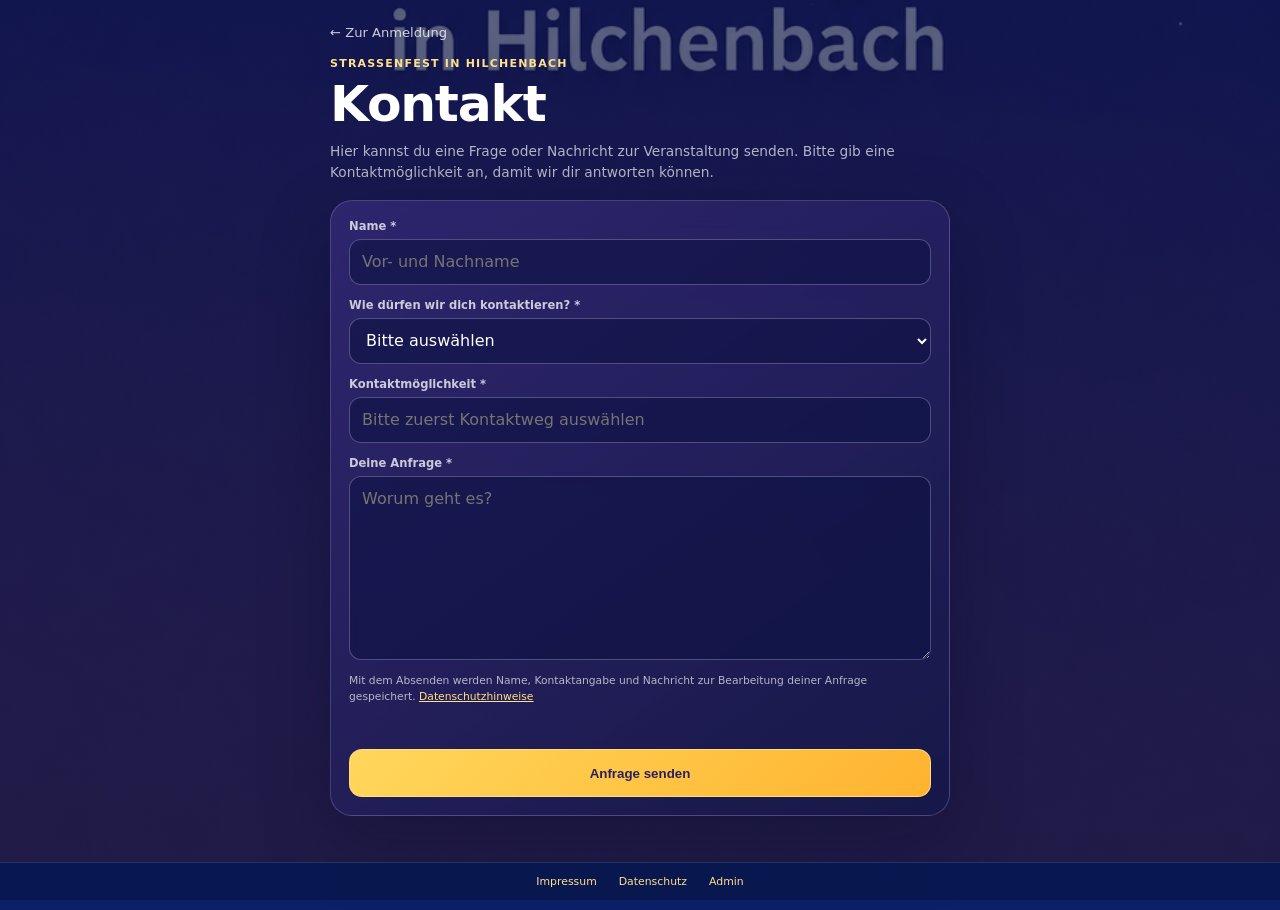
<file: contact.html>
<!doctype html>
<html lang="de">
<head>
  <meta charset="utf-8" />
  <meta name="viewport" content="width=device-width, initial-scale=1, viewport-fit=cover" />
  <meta name="theme-color" content="#10246e" />
  <meta name="color-scheme" content="dark" />
  <title>Straßenfest in Hilchenbach – Kontakt</title>
  <link rel="stylesheet" href="contact.css" />
</head>
<body>
  <div class="page-background" aria-hidden="true"></div>

  <main class="contact-shell">
    <header class="page-header">
      <a class="back-link" href="index.html">← Zur Anmeldung</a>
      <p class="eyebrow">Straßenfest in Hilchenbach</p>
      <h1>Kontakt</h1>
      <p class="intro">
        Hier kannst du eine Frage oder Nachricht zur Veranstaltung senden.
        Bitte gib eine Kontaktmöglichkeit an, damit wir dir antworten können.
      </p>
    </header>

    <section class="contact-card" id="contactCard">
      <form id="contactForm" novalidate>
        <label class="field">
          <span>Name *</span>
          <input id="contactName"
                 name="name"
                 type="text"
                 autocomplete="name"
                 maxlength="80"
                 placeholder="Vor- und Nachname"
                 required />
        </label>

        <label class="field">
          <span>Wie dürfen wir dich kontaktieren? *</span>
          <select id="contactMethod" name="contactMethod" required>
            <option value="">Bitte auswählen</option>
            <option value="email">E-Mail</option>
            <option value="telefon">Telefon</option>
            <option value="whatsapp">WhatsApp</option>
          </select>
        </label>

        <label class="field">
          <span id="contactValueLabel">Kontaktmöglichkeit *</span>
          <input id="contactValue"
                 name="contactValue"
                 type="text"
                 autocomplete="off"
                 maxlength="120"
                 placeholder="Bitte zuerst Kontaktweg auswählen"
                 required />
        </label>

        <label class="field">
          <span>Deine Anfrage *</span>
          <textarea id="contactMessage"
                    name="message"
                    rows="7"
                    minlength="5"
                    maxlength="1200"
                    placeholder="Worum geht es?"
                    required></textarea>
        </label>

        <label class="honeypot" aria-hidden="true">
          <span>Website</span>
          <input id="contactWebsite" name="website" type="text" tabindex="-1" autocomplete="off" />
        </label>

        <p class="privacy-note">
          Mit dem Absenden werden Name, Kontaktangabe und Nachricht zur Bearbeitung
          deiner Anfrage gespeichert. <a href="datenschutz.html">Datenschutzhinweise</a>
        </p>

        <p class="form-status" id="contactStatus" role="status" aria-live="polite"></p>

        <button class="primary-button" id="contactSubmit" type="submit">
          Anfrage senden
        </button>
      </form>
    </section>

    <section class="success-card hidden" id="contactSuccess">
      <div class="success-icon" aria-hidden="true">✓</div>
      <p class="eyebrow">Gesendet</p>
      <h2>Deine Anfrage wurde gespeichert.</h2>
      <p>
        Wir können deine Nachricht jetzt im Admin-Bereich sehen und über die
        von dir angegebene Kontaktmöglichkeit antworten.
      </p>
      <div class="ticket-reference">
        <span>Ticket</span>
        <strong id="contactTicketId">–</strong>
      </div>
      <a class="primary-link" href="index.html">Zurück zur Anmeldung</a>
    </section>
  </main>

  <footer class="simple-footer">
    <a href="impressum.html">Impressum</a>
    <a href="datenschutz.html">Datenschutz</a>
    <a href="admin.html">Admin</a>
  </footer>

  <script src="api-client.js?v=35" defer></script>
  <script src="contact.js?v=35" defer></script>
</body>
</html>
</file>
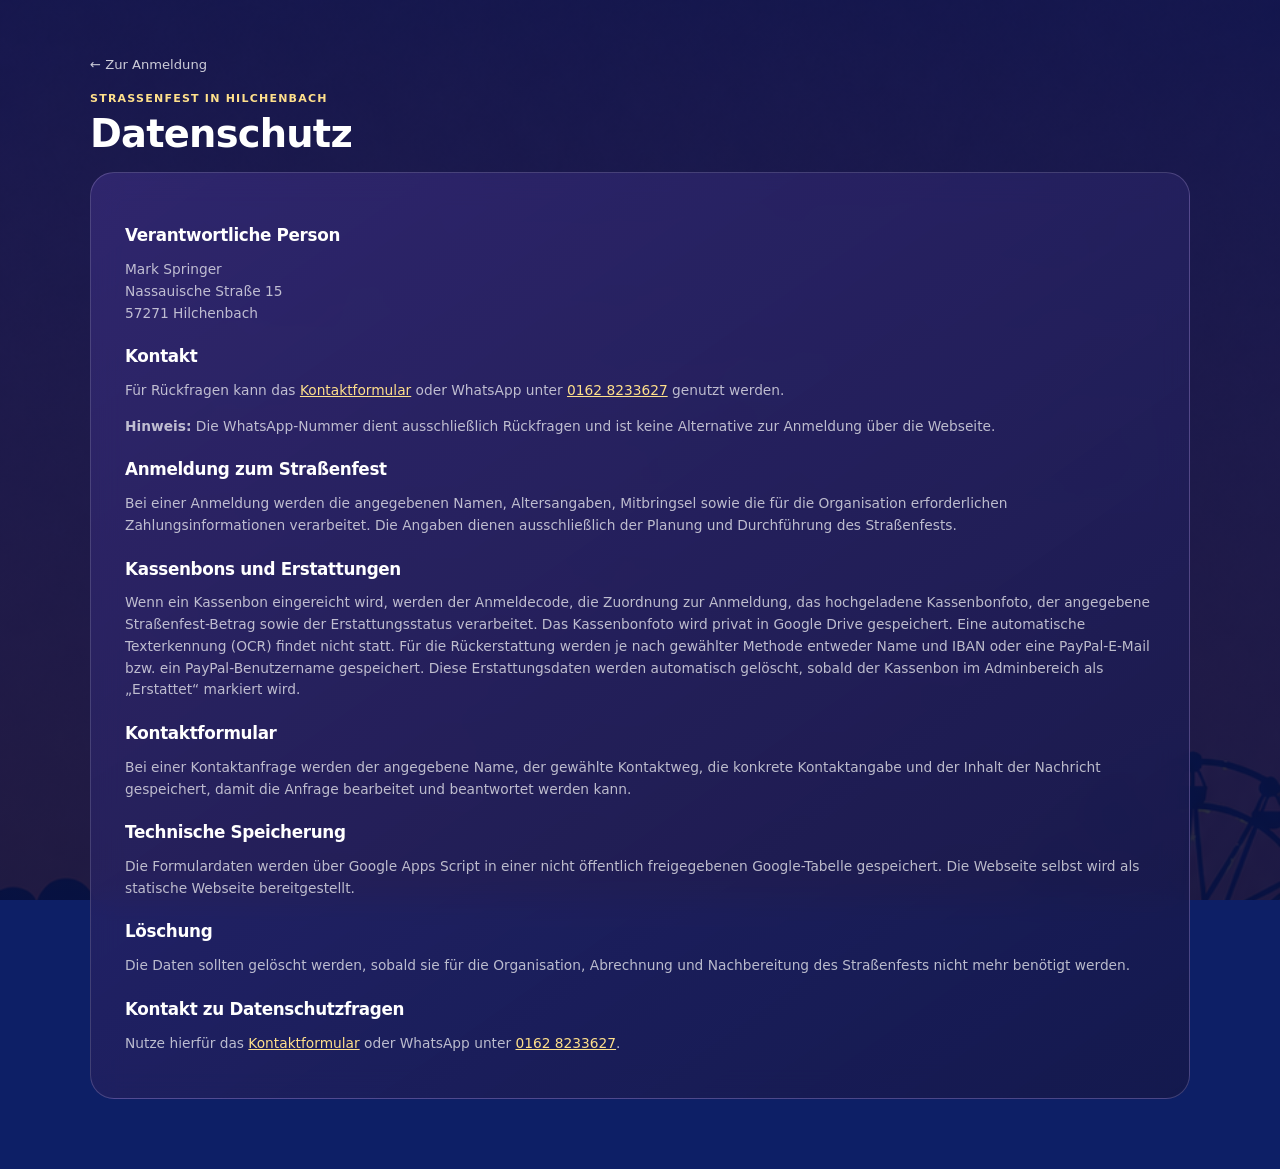
<file: datenschutz.html>
<!doctype html>
<html lang="de">
<head>
  <meta charset="utf-8" />
  <meta name="viewport" content="width=device-width, initial-scale=1" />
  <meta name="theme-color" content="#10246e" />
  <meta name="color-scheme" content="dark" />
  <title>Straßenfest in Hilchenbach – Datenschutz</title>
  <link rel="stylesheet" href="legal.css?v=49" />
</head>
<body>
  <div class="legal-background" aria-hidden="true"></div>
  <main class="legal-shell">
    <a class="back-link" href="index.html">← Zur Anmeldung</a>
    <p class="eyebrow">Straßenfest in Hilchenbach</p>
    <h1>Datenschutz</h1>

    <section class="legal-card">
      <h2>Verantwortliche Person</h2>
      <p>
        Mark Springer<br />
        Nassauische Straße 15<br />
        57271 Hilchenbach
      </p>

      <h2>Kontakt</h2>
      <p>
        Für Rückfragen kann das <a href="contact.html">Kontaktformular</a> oder
        WhatsApp unter <a href="https://wa.me/491628233627">0162 8233627</a>
        genutzt werden.
      </p>

      <p>
        <strong>Hinweis:</strong> Die WhatsApp-Nummer dient ausschließlich
        Rückfragen und ist keine Alternative zur Anmeldung über die Webseite.
      </p>

      <h2>Anmeldung zum Straßenfest</h2>
      <p>
        Bei einer Anmeldung werden die angegebenen Namen, Altersangaben,
        Mitbringsel sowie die für die Organisation erforderlichen Zahlungsinformationen
        verarbeitet. Die Angaben dienen ausschließlich der Planung und Durchführung
        des Straßenfests.
      </p>

      <h2>Kassenbons und Erstattungen</h2>
      <p>
        Wenn ein Kassenbon eingereicht wird, werden der Anmeldecode, die Zuordnung
        zur Anmeldung, das hochgeladene Kassenbonfoto, der angegebene
        Straßenfest-Betrag sowie der Erstattungsstatus verarbeitet. Das
        Kassenbonfoto wird privat in Google Drive gespeichert. Eine automatische
        Texterkennung (OCR) findet nicht statt. Für die Rückerstattung werden je
        nach gewählter Methode entweder Name und IBAN oder eine PayPal-E-Mail bzw.
        ein PayPal-Benutzername gespeichert. Diese Erstattungsdaten werden
        automatisch gelöscht, sobald der Kassenbon im Adminbereich als
        „Erstattet“ markiert wird.
      </p>

      <h2>Kontaktformular</h2>
      <p>
        Bei einer Kontaktanfrage werden der angegebene Name, der gewählte Kontaktweg,
        die konkrete Kontaktangabe und der Inhalt der Nachricht gespeichert, damit
        die Anfrage bearbeitet und beantwortet werden kann.
      </p>

      <h2>Technische Speicherung</h2>
      <p>
        Die Formulardaten werden über Google Apps Script in einer nicht öffentlich
        freigegebenen Google-Tabelle gespeichert. Die Webseite selbst wird als
        statische Webseite bereitgestellt.
      </p>

      <h2>Löschung</h2>
      <p>
        Die Daten sollten gelöscht werden, sobald sie für die Organisation,
        Abrechnung und Nachbereitung des Straßenfests nicht mehr benötigt werden.
      </p>

      <h2>Kontakt zu Datenschutzfragen</h2>
      <p>
        Nutze hierfür das <a href="contact.html">Kontaktformular</a> oder WhatsApp
        unter <a href="https://wa.me/491628233627">0162 8233627</a>.
      </p>
    </section>
  </main>
</body>
</html>
</file>
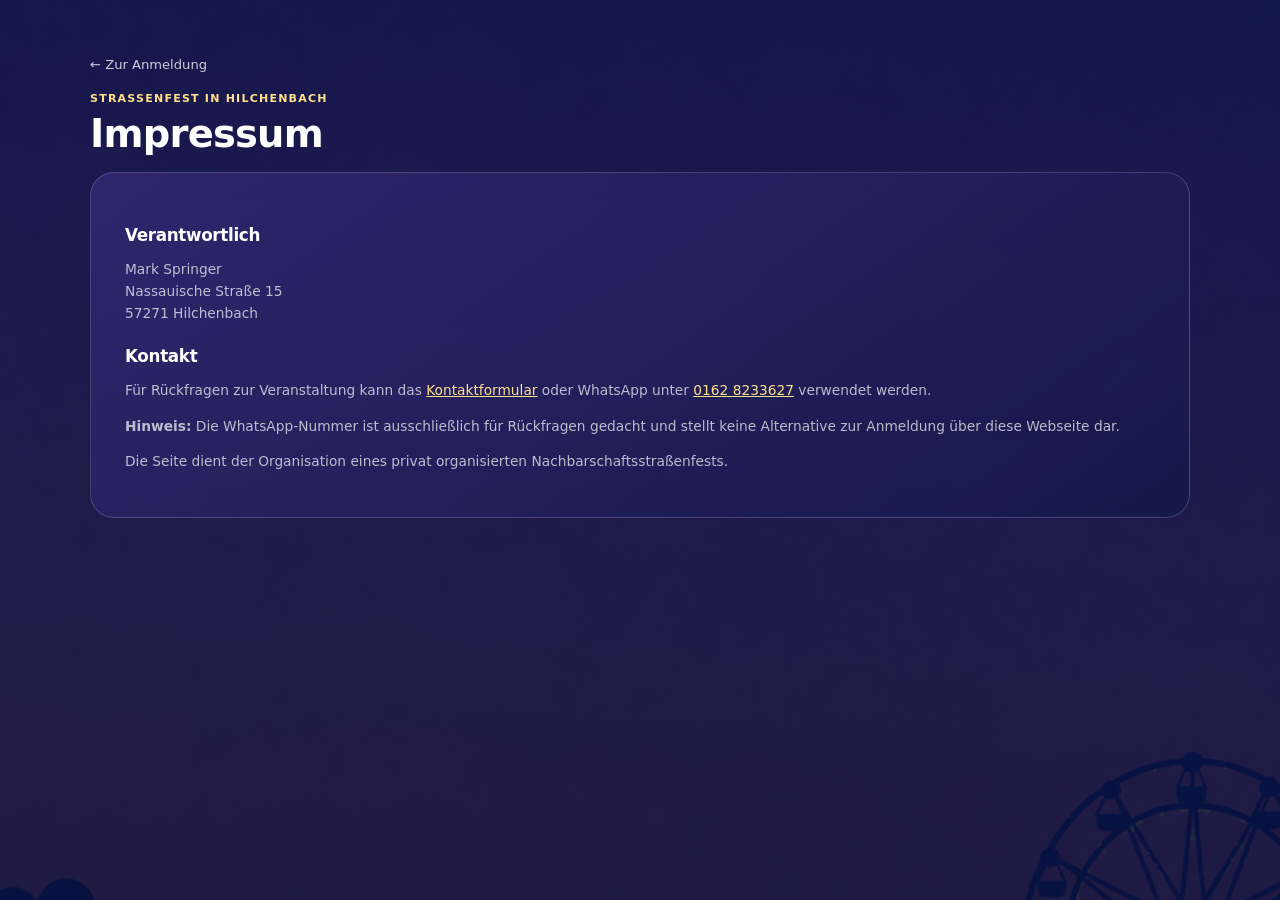
<file: impressum.html>
<!doctype html>
<html lang="de">
<head>
  <meta charset="utf-8" />
  <meta name="viewport" content="width=device-width, initial-scale=1" />
  <meta name="theme-color" content="#10246e" />
  <meta name="color-scheme" content="dark" />
  <title>Straßenfest in Hilchenbach – Impressum</title>
  <link rel="stylesheet" href="legal.css?v=49" />
</head>
<body>
  <div class="legal-background" aria-hidden="true"></div>
  <main class="legal-shell">
    <a class="back-link" href="index.html">← Zur Anmeldung</a>
    <p class="eyebrow">Straßenfest in Hilchenbach</p>
    <h1>Impressum</h1>

    <section class="legal-card">
      <h2>Verantwortlich</h2>
      <p>
        Mark Springer<br />
        Nassauische Straße 15<br />
        57271 Hilchenbach
      </p>

      <h2>Kontakt</h2>
      <p>
        Für Rückfragen zur Veranstaltung kann das
        <a href="contact.html">Kontaktformular</a> oder WhatsApp unter
        <a href="https://wa.me/491628233627">0162 8233627</a> verwendet werden.
      </p>

      <p>
        <strong>Hinweis:</strong> Die WhatsApp-Nummer ist ausschließlich für
        Rückfragen gedacht und stellt keine Alternative zur Anmeldung über
        diese Webseite dar.
      </p>

      <p>
        Die Seite dient der Organisation eines privat organisierten
        Nachbarschaftsstraßenfests.
      </p>
    </section>
  </main>
</body>
</html>
</file>
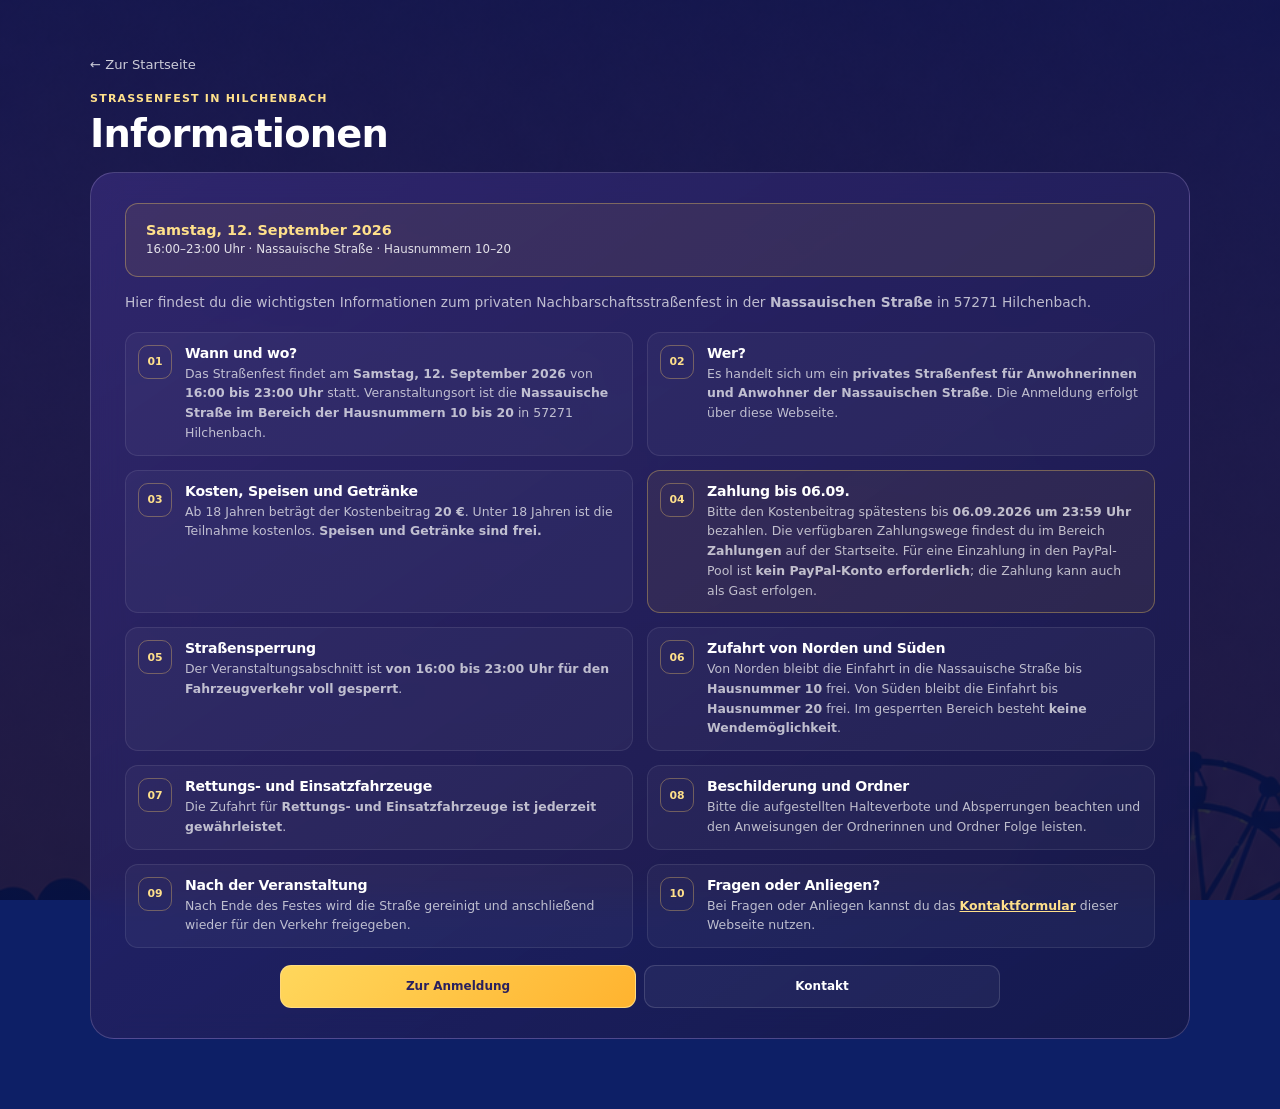
<file: informationen.html>
<!doctype html>
<html lang="de">
<head>
  <meta charset="utf-8" />
  <meta name="viewport" content="width=device-width, initial-scale=1" />
  <meta name="theme-color" content="#10246e" />
  <meta name="color-scheme" content="dark" />
  <title>Straßenfest in Hilchenbach – Informationen</title>
  <link rel="stylesheet" href="legal.css?v=39" />
</head>
<body>
  <div class="legal-background" aria-hidden="true"></div>

  <main class="legal-shell information-shell">
    <a class="back-link" href="index.html">← Zur Startseite</a>
    <p class="eyebrow">Straßenfest in Hilchenbach</p>
    <h1>Informationen</h1>

    <section class="legal-card information-card">
      <div class="information-highlight">
        <strong>Samstag, 12. September 2026</strong>
        <span>16:00–23:00 Uhr · Nassauische Straße · Hausnummern 10–20</span>
      </div>

      <p class="information-intro">
        Hier findest du die wichtigsten Informationen zum privaten
        Nachbarschaftsstraßenfest in der <strong>Nassauischen Straße</strong>
        in 57271 Hilchenbach.
      </p>

      <div class="information-list">
        <article>
          <span class="information-number">01</span>
          <div>
            <h2>Wann und wo?</h2>
            <p>
              Das Straßenfest findet am <strong>Samstag, 12. September 2026</strong>
              von <strong>16:00 bis 23:00 Uhr</strong> statt. Veranstaltungsort
              ist die <strong>Nassauische Straße im Bereich der Hausnummern
              10 bis 20</strong> in 57271 Hilchenbach.
            </p>
          </div>
        </article>

        <article>
          <span class="information-number">02</span>
          <div>
            <h2>Wer?</h2>
            <p>
              Es handelt sich um ein <strong>privates Straßenfest für
              Anwohnerinnen und Anwohner der Nassauischen Straße</strong>.
              Die Anmeldung erfolgt über diese Webseite.
            </p>
          </div>
        </article>

        <article>
          <span class="information-number">03</span>
          <div>
            <h2>Kosten, Speisen und Getränke</h2>
            <p>
              Ab 18 Jahren beträgt der Kostenbeitrag <strong>20 €</strong>.
              Unter 18 Jahren ist die Teilnahme kostenlos.
              <strong>Speisen und Getränke sind frei.</strong>
            </p>
          </div>
        </article>

        <article class="information-important">
          <span class="information-number">04</span>
          <div>
            <h2>Zahlung bis 06.09.</h2>
            <p>
              Bitte den Kostenbeitrag spätestens bis
              <strong>06.09.2026 um 23:59 Uhr</strong> bezahlen.
              Die verfügbaren Zahlungswege findest du im Bereich
              <strong>Zahlungen</strong> auf der Startseite. Für eine Einzahlung
              in den PayPal-Pool ist <strong>kein PayPal-Konto erforderlich</strong>;
              die Zahlung kann auch als Gast erfolgen.
            </p>
          </div>
        </article>

        <article>
          <span class="information-number">05</span>
          <div>
            <h2>Straßensperrung</h2>
            <p>
              Der Veranstaltungsabschnitt ist
              <strong>von 16:00 bis 23:00 Uhr für den Fahrzeugverkehr voll
              gesperrt</strong>.
            </p>
          </div>
        </article>

        <article>
          <span class="information-number">06</span>
          <div>
            <h2>Zufahrt von Norden und Süden</h2>
            <p>
              Von Norden bleibt die Einfahrt in die Nassauische Straße bis
              <strong>Hausnummer 10</strong> frei. Von Süden bleibt die Einfahrt
              bis <strong>Hausnummer 20</strong> frei.
              Im gesperrten Bereich besteht <strong>keine Wendemöglichkeit</strong>.
            </p>
          </div>
        </article>

        <article>
          <span class="information-number">07</span>
          <div>
            <h2>Rettungs- und Einsatzfahrzeuge</h2>
            <p>
              Die Zufahrt für <strong>Rettungs- und Einsatzfahrzeuge ist jederzeit
              gewährleistet</strong>.
            </p>
          </div>
        </article>

        <article>
          <span class="information-number">08</span>
          <div>
            <h2>Beschilderung und Ordner</h2>
            <p>
              Bitte die aufgestellten Halteverbote und Absperrungen beachten
              und den Anweisungen der Ordnerinnen und Ordner Folge leisten.
            </p>
          </div>
        </article>

        <article>
          <span class="information-number">09</span>
          <div>
            <h2>Nach der Veranstaltung</h2>
            <p>
              Nach Ende des Festes wird die Straße gereinigt und anschließend
              wieder für den Verkehr freigegeben.
            </p>
          </div>
        </article>

        <article>
          <span class="information-number">10</span>
          <div>
            <h2>Fragen oder Anliegen?</h2>
            <p>
              Bei Fragen oder Anliegen kannst du das
              <a href="contact.html">Kontaktformular</a> dieser Webseite nutzen.
            </p>
          </div>
        </article>
      </div>

      <div class="information-actions">
        <a class="information-primary-link" href="index.html">
          Zur Anmeldung
        </a>
        <a class="information-secondary-link" href="contact.html">
          Kontakt
        </a>
      </div>
    </section>
  </main>
</body>
</html>
</file>
<file: styles.css>
:root {
  --base-height: 100vh;
  --stage-top: 306px;
  --background-lift: 32px;
  --text: #ffffff;
  --muted: rgba(246, 240, 255, 0.76);
  --accent: #ffbd36;
  --accent-light: #ffd765;
  --danger: #ffd3dc;
  --footer-h: 50px;
  --field-border: rgba(222, 203, 255, 0.42);
}

* { box-sizing: border-box; }

html,
body {
  width: 100%;
  max-width: 100%;
  height: 100%;
  margin: 0;
  overflow: hidden;
  overscroll-behavior: none;
  background: #10246e;
  color: var(--text);
  font-family: Inter, ui-sans-serif, system-ui, -apple-system, BlinkMacSystemFont, "Segoe UI", sans-serif;
  -webkit-text-size-adjust: 100%;
  text-size-adjust: 100%;
}

body {
  position: fixed;
  inset: 0;
  width: 100vw;
  max-width: 100vw;
  touch-action: manipulation;
}

button,
input,
select,
textarea { font: inherit; }

button,
select,
input,
textarea { -webkit-tap-highlight-color: transparent; }

button { touch-action: manipulation; }

.sr-only {
  position: absolute !important;
  width: 1px !important;
  height: 1px !important;
  padding: 0 !important;
  margin: -1px !important;
  overflow: hidden !important;
  clip: rect(0, 0, 0, 0) !important;
  white-space: nowrap !important;
  border: 0 !important;
}

.hidden { display: none !important; }

.app-shell {
  position: fixed;
  left: 0;
  top: 0;
  width: 100vw;
  max-width: 100vw;
  height: var(--base-height);
  overflow: hidden;
  isolation: isolate;
  background: #10246e;
}

.static-background {
  position: absolute;
  z-index: 0;
  left: 0;
  right: 0;
  top: calc(-1 * var(--background-lift));
  width: 100%;
  height: calc(100% + var(--background-lift));
  pointer-events: none;
}

.background,
.background-shade,
.fireworks {
  position: absolute;
  inset: 0;
  width: 100%;
  height: 100%;
}

.background {
  background-image: url("assets/strassenfest-hilchenbach.png");
  background-size: cover;
  background-position: center center;
  background-repeat: no-repeat;
}

.background-shade {
  background:
    radial-gradient(circle at 50% 48%, rgba(72, 42, 126, 0.05), transparent 38%),
    linear-gradient(to bottom,
      rgba(2, 7, 40, 0.01) 0 25%,
      rgba(9, 8, 51, 0.04) 31% 69%,
      rgba(9, 8, 51, 0.02) 78% 100%);
}

.fireworks { opacity: 0.67; }

.registration-stage {
  position: absolute;
  z-index: 3;
  left: 50%;
  top: var(--stage-top);
  width: min(calc(100vw - 28px), 470px);
  max-width: calc(100vw - 28px);
  transform: translateX(-50%);
  transition: top 180ms cubic-bezier(.22,1,.36,1);
}

.wizard-card {
  position: relative;
  width: 100%;
  overflow: hidden;
  padding: clamp(14px, 1.95vh, 20px) clamp(13px, 3.7vw, 20px) clamp(15px, 2vh, 21px);
  border-radius: clamp(22px, 6vw, 34px);
  border: 1.4px solid rgba(255, 207, 103, 0.82);
  background:
    linear-gradient(145deg, rgba(58, 42, 123, 0.64), rgba(22, 19, 78, 0.91) 46%, rgba(23, 17, 70, 0.94)),
    rgba(23, 20, 75, 0.84);
  box-shadow:
    0 14px 38px rgba(19, 6, 62, 0.46),
    0 0 18px rgba(255, 178, 53, 0.19),
    inset 0 0 28px rgba(136, 82, 219, 0.15);
  backdrop-filter: blur(15px) saturate(122%);
  -webkit-backdrop-filter: blur(15px) saturate(122%);
}

.card-glow {
  position: absolute;
  inset: 0;
  border-radius: inherit;
  pointer-events: none;
  box-shadow:
    inset 0 0 0 1px rgba(255,255,255,.08),
    inset 0 1px 17px rgba(255, 217, 128, 0.08);
}

.step-progress {
  position: absolute;
  z-index: 2;
  top: 13px;
  right: 16px;
  display: flex;
  gap: 5px;
  pointer-events: none;
}

.progress-dot {
  width: 5px;
  height: 5px;
  border-radius: 999px;
  background: rgba(255, 255, 255, 0.22);
  transition: width 180ms ease, background-color 180ms ease;
}

.progress-dot.active {
  width: 17px;
  background: linear-gradient(90deg, var(--accent-light), var(--accent));
}

.step {
  position: relative;
  z-index: 1;
  display: none;
}

.step.active { display: block; }

@keyframes stepIn {
  from { opacity: 0; transform: translateY(6px); }
  to { opacity: 1; transform: translateY(0); }
}

.step-heading { margin: 0 0 12px; }

.hero-heading {
  display: grid;
  grid-template-columns: auto 1fr;
  align-items: center;
  gap: 10px;
  padding-right: 25px;
}

.heading-icon {
  display: grid;
  place-items: center;
  width: 37px;
  height: 37px;
  font-size: 1.45rem;
  filter: drop-shadow(0 4px 8px rgba(255, 174, 51, 0.2));
}

.eyebrow {
  margin: 0 0 2px;
  color: var(--accent-light);
  font-size: clamp(0.57rem, 2.1vw, 0.69rem);
  font-weight: 850;
  letter-spacing: 0.11em;
  text-transform: uppercase;
}

.step-heading h1,
.step-heading h2,
.thank-you h2 {
  margin: 0;
  line-height: 1.04;
  font-size: clamp(1.23rem, 5.2vw, 1.65rem);
  font-weight: 830;
  letter-spacing: -0.025em;
  text-shadow: 0 2px 14px rgba(0,0,0,.18);
}

.step-heading p:not(.eyebrow),
.thank-you > p:not(.eyebrow) {
  margin: 5px 0 0;
  color: var(--muted);
  font-size: clamp(0.68rem, 2.8vw, 0.84rem);
  line-height: 1.32;
}

.people-table {
  overflow: hidden;
  border: 1px solid rgba(195, 161, 255, 0.30);
  border-radius: 16px;
  background: rgba(38, 31, 98, 0.32);
}

.people-table-head,
.person-row {
  display: grid;
  grid-template-columns: minmax(0, 1.05fr) minmax(0, 1.15fr) minmax(54px, .58fr) 34px;
  gap: 6px;
  align-items: center;
}

.people-table-head {
  min-height: 34px;
  padding: 0 8px;
  border-bottom: 1px solid rgba(196, 166, 250, 0.17);
  color: rgba(255, 255, 255, 0.94);
  font-size: clamp(0.60rem, 2.55vw, 0.72rem);
  font-weight: 800;
}

.people-table-head span { white-space: nowrap; }

.people-rows {
  max-height: 174px;
  overflow-y: auto;
  overscroll-behavior: contain;
  scrollbar-width: thin;
  scrollbar-color: rgba(255, 198, 67, .55) transparent;
  touch-action: pan-y;
  scroll-behavior: smooth;
}

.people-rows::-webkit-scrollbar { width: 3px; }
.people-rows::-webkit-scrollbar-thumb { background: rgba(255, 198, 67, .55); border-radius: 5px; }

.person-row {
  padding: 8px;
  border-bottom: 1px solid rgba(196, 166, 250, 0.12);
}

.person-row:last-child { border-bottom: 0; }

.person-row input {
  width: 100%;
  min-width: 0;
  height: 42px;
  border: 1px solid rgba(222, 203, 255, 0.42);
  border-radius: 13px;
  outline: none;
  background: linear-gradient(180deg, rgba(111, 91, 169, .31), rgba(73, 60, 140, .26));
  color: white;
  padding: 7px 9px;
  font-size: 16px;
}

.person-row input::placeholder { color: rgba(239, 232, 255, 0.56); }

.person-row input:focus,
.field input:focus,
.field select:focus,
.field textarea:focus {
  border-color: rgba(255, 207, 93, 0.96);
  box-shadow: 0 0 0 3px rgba(255, 189, 54, 0.12);
}

.remove-person {
  display: grid;
  place-items: center;
  width: 34px;
  height: 34px;
  padding: 0;
  border: 1px solid rgba(220, 203, 249, .25);
  border-radius: 50%;
  background: rgba(99, 80, 155, .25);
  color: rgba(255,255,255,.72);
  font-size: 1.25rem;
  cursor: pointer;
}

.remove-person:disabled { opacity: .28; cursor: default; }

.field {
  position: relative;
  display: grid;
  gap: 5px;
  margin-bottom: 10px;
}

.field > span {
  color: rgba(255, 255, 255, 0.9);
  font-size: clamp(0.64rem, 2.5vw, 0.76rem);
  font-weight: 770;
}

.field input,
.field select,
.field textarea {
  width: 100%;
  border: 1px solid var(--field-border);
  border-radius: 14px;
  outline: none;
  background: linear-gradient(180deg, rgba(111, 91, 169, .31), rgba(73, 60, 140, .26));
  color: var(--text);
  padding: 10px 12px;
  font-size: 16px;
  box-shadow: inset 0 0 15px rgba(255,255,255,.025);
}

.field input,
.field select { min-height: 45px; }

.field input::placeholder,
.field textarea::placeholder { color: rgba(240, 233, 255, 0.60); }

.field select {
  appearance: none;
  background-image:
    linear-gradient(45deg, transparent 50%, rgba(255,255,255,.88) 50%),
    linear-gradient(135deg, rgba(255,255,255,.88) 50%, transparent 50%),
    linear-gradient(180deg, rgba(111, 91, 169, .31), rgba(73, 60, 140, .26));
  background-position: calc(100% - 18px) 50%, calc(100% - 13px) 50%, 0 0;
  background-size: 5px 5px, 5px 5px, 100% 100%;
  background-repeat: no-repeat;
  padding-right: 36px;
}

.field select option { color: #1b1b2c; background: white; }

.field textarea {
  min-height: 128px;
  max-height: 150px;
  resize: none;
  line-height: 1.38;
}

.field textarea:disabled {
  background: rgba(87, 79, 130, 0.19);
  border-color: rgba(210, 197, 242, 0.18);
  color: rgba(255,255,255,.38);
  cursor: not-allowed;
}

.preset-selection {
  display: grid;
  gap: 3px;
  margin: 0 0 11px;
  padding: 10px 12px;
  border: 1px solid rgba(255, 194, 62, .66);
  border-radius: 14px;
  background: rgba(255, 188, 51, .08);
}

.preset-selection span {
  color: var(--accent-light);
  font-size: .64rem;
  font-weight: 850;
  letter-spacing: .08em;
  text-transform: uppercase;
}

.preset-selection strong { font-size: .92rem; }

.field-error,
.submit-status {
  min-height: 14px;
  margin: 5px 1px 7px;
  color: var(--danger);
  font-size: clamp(0.60rem, 2.2vw, 0.70rem);
  line-height: 1.25;
}

.add-person-button,
.primary-button,
.secondary-button {
  position: relative;
  z-index: 2;
  display: flex;
  align-items: center;
  justify-content: center;
  gap: 8px;
  width: 100%;
  min-height: 46px;
  border-radius: 14px;
  cursor: pointer;
  font-weight: 820;
  pointer-events: auto;
  transition: transform 120ms ease, filter 120ms ease, box-shadow 120ms ease;
}

.add-person-button:active,
.primary-button:active,
.secondary-button:active,
.choice-button:active,
.payment-choice:active { transform: scale(.987); }

.add-person-button {
  justify-content: flex-start;
  margin-bottom: 10px;
  padding: 8px 14px;
  border: 1.35px solid rgba(255, 181, 39, 0.94);
  background: rgba(37, 31, 91, 0.52);
  color: #ffc23e;
  font-size: clamp(0.72rem, 2.65vw, 0.82rem);
}

.add-person-button .plus {
  flex: 0 0 29px;
  display: inline-grid;
  place-items: center;
  width: 29px;
  height: 29px;
  border-radius: 50%;
  border: 1.3px dashed currentColor;
  font-size: 1.23rem;
  font-weight: 500;
}

.button-chevron {
  position: absolute;
  right: 15px;
  top: 50%;
  transform: translateY(-54%);
  font-size: 1.75rem;
  font-weight: 360;
  line-height: 1;
}

.primary-button {
  border: 1px solid rgba(255, 229, 152, 0.84);
  background: linear-gradient(135deg, #ffd35b 0%, #ffb934 46%, #ff9f32 100%);
  color: #211b63;
  box-shadow: 0 6px 16px rgba(255, 154, 35, 0.27), inset 0 1px 7px rgba(255,255,255,.38);
  text-shadow: 0 1px 0 rgba(255,255,255,.2);
}

.secondary-button {
  border: 1px solid rgba(214, 197, 244, .28);
  background: rgba(83, 67, 140, 0.30);
  color: white;
}

.step-back-single { margin-top: 11px; }

.button-row {
  display: grid;
  grid-template-columns: .82fr 1.18fr;
  gap: 9px;
  margin-top: 3px;
}

.bring-choice-grid,
.payment-choice-grid {
  display: grid;
  gap: 9px;
}

.choice-button,
.payment-choice {
  width: 100%;
  border: 1px solid rgba(196, 161, 255, .32);
  border-radius: 16px;
  background: linear-gradient(145deg, rgba(87, 67, 151, .31), rgba(54, 43, 119, .28));
  color: white;
  cursor: pointer;
  text-align: left;
}

.choice-button {
  min-height: 68px;
  padding: 10px 13px;
  display: grid;
  grid-template-columns: 46px 1fr;
  align-items: center;
  gap: 11px;
}

.choice-button.choice-yes { border-color: rgba(255, 193, 57, .74); }

.choice-icon {
  display: grid;
  place-items: center;
  width: 42px;
  height: 42px;
  border-radius: 50%;
  border: 1px solid rgba(255, 193, 57, .70);
  color: var(--accent-light);
  font-size: 1.45rem;
  font-weight: 850;
}

.choice-button strong,
.choice-button small { display: block; }
.choice-button strong { font-size: clamp(.92rem, 3.9vw, 1.08rem); }
.choice-button small { margin-top: 3px; color: var(--muted); font-size: clamp(.67rem, 2.7vw, .79rem); }

.needs-panel {
  border: 1px solid rgba(190, 150, 255, .30);
  border-radius: 17px;
  background: rgba(35, 29, 91, .34);
  overflow: hidden;
}

.needs-panel-heading {
  display: grid;
  gap: 3px;
  padding: 11px 12px 9px;
}

.needs-panel-heading strong { font-size: .91rem; }
.needs-panel-heading span,
.needs-note { color: var(--muted); font-size: .68rem; line-height: 1.3; }

.needs-table-wrap {
  max-height: 255px;
  overflow-y: auto;
  overscroll-behavior: contain;
  scrollbar-width: thin;
  scrollbar-color: rgba(255, 193, 57, .55) transparent;
  touch-action: pan-y;
}

.needs-table { width: 100%; border-collapse: collapse; table-layout: fixed; }
.needs-table th,
.needs-table td { padding: 9px 10px; border-top: 1px solid rgba(196, 166, 250, .12); vertical-align: middle; }
.needs-table th { color: rgba(235, 225, 255, .74); font-size: .61rem; letter-spacing: .08em; text-transform: uppercase; text-align: left; }
.needs-table th:nth-child(2), .needs-table td:nth-child(2) { width: 70px; text-align: center; }
.needs-table th:last-child, .needs-table td:last-child { width: 48px; text-align: right; }
.needs-label { display: block; color: white; font-size: .76rem; font-weight: 720; }
.needs-items { display: block; margin-top: 2px; color: var(--muted); font-size: .61rem; line-height: 1.22; overflow: hidden; text-overflow: ellipsis; white-space: nowrap; }
.need-add {
  width: 34px;
  height: 34px;
  border-radius: 50%;
  border: 1px solid rgba(255, 193, 57, .76);
  background: rgba(255, 193, 57, .08);
  color: var(--accent-light);
  font-size: 1.35rem;
  line-height: 1;
  cursor: pointer;
}
.needs-note { margin: 9px 12px 11px; }

.payment-summary {
  margin-bottom: 11px;
  padding: 10px 11px;
  border: 1px solid rgba(193, 156, 255, .28);
  border-radius: 15px;
  background: rgba(48, 38, 112, .30);
}

.payment-person,
.payment-total {
  display: grid;
  grid-template-columns: 1fr auto;
  gap: 10px;
  padding: 5px 1px;
  font-size: .75rem;
}

.payment-person span:last-child { color: rgba(255,255,255,.86); font-weight: 700; }
.payment-total { margin-top: 5px; padding-top: 9px; border-top: 1px solid rgba(255,255,255,.13); font-size: .9rem; font-weight: 850; }
.payment-total strong { color: var(--accent-light); }

.section-label {
  margin: 0 1px 7px;
  color: rgba(255,255,255,.92);
  font-size: .72rem;
  font-weight: 780;
}

.payment-choice {
  padding: 11px 12px;
  border-radius: 15px;
}

.payment-choice.selected {
  border-color: rgba(255, 193, 57, .88);
  box-shadow: 0 0 0 3px rgba(255, 189, 54, .10);
  background: linear-gradient(145deg, rgba(124, 87, 134, .38), rgba(69, 48, 117, .36));
}

.payment-choice-title,
.payment-choice-text { display: block; }
.payment-choice-title { color: white; font-size: .82rem; font-weight: 830; }
.payment-choice-text { margin-top: 4px; color: var(--muted); font-size: .66rem; line-height: 1.32; }
.payment-choice-text strong { color: rgba(255,255,255,.92); }

.no-payment-note {
  margin: 0 0 11px;
  padding: 12px;
  border-radius: 14px;
  border: 1px solid rgba(255, 211, 92, .46);
  background: rgba(255, 203, 65, .08);
  color: rgba(255,255,255,.9);
  font-size: .76rem;
}

.summary-panel { display: grid; gap: 8px; margin: 1px 0 9px; }
.summary-block { padding: 9px 10px; border-radius: 12px; background: rgba(64, 50, 129, 0.28); border: 1px solid rgba(192, 151, 255, 0.25); }
.summary-label { display: block; margin-bottom: 4px; color: var(--accent-light); font-size: .62rem; font-weight: 850; letter-spacing: .075em; text-transform: uppercase; }
.summary-content { color: rgba(255, 255, 255, 0.92); font-size: .72rem; line-height: 1.35; max-height: 76px; overflow-y: auto; scrollbar-width: none; }
.summary-content::-webkit-scrollbar { display: none; }

.thank-you { text-align: center; padding: 8px 2px 3px; }
.checkmark { width: 50px; height: 50px; margin: 0 auto 10px; display: grid; place-items: center; border-radius: 50%; background: linear-gradient(135deg, #ffd85e, #ff9f56); color: #261d64; font-size: 1.8rem; font-weight: 900; box-shadow: 0 10px 24px rgba(255, 164, 76, 0.24); }
.restart-button { margin-top: 12px; }

.footer-bar {
  position: absolute;
  z-index: 5;
  left: 0;
  right: 0;
  bottom: 0;
  min-height: calc(var(--footer-h) + env(safe-area-inset-bottom));
  padding: 0 12px env(safe-area-inset-bottom);
  display: grid;
  grid-template-columns: repeat(4, 1fr);
  align-items: center;
  gap: 4px;
  background: rgba(7, 24, 82, 0.86);
  border-top: 1px solid rgba(255, 255, 255, 0.14);
  backdrop-filter: blur(10px);
  -webkit-backdrop-filter: blur(10px);
}

.footer-bar button, .footer-bar a { border: 0; background: transparent; color: rgba(255, 255, 255, 0.88); padding: 6px 2px; display: grid; justify-items: center; gap: 4px; cursor: pointer; font-size: .63rem; text-decoration: none; }
.footer-bar svg { width: 20px; height: 20px; fill: none; stroke: currentColor; stroke-width: 1.8; stroke-linecap: round; stroke-linejoin: round; }

.modal-backdrop { position: fixed; z-index: 20; inset: 0; display: grid; place-items: center; padding: 18px; background: rgba(3, 5, 24, 0.62); backdrop-filter: blur(5px); -webkit-backdrop-filter: blur(5px); }
.modal-backdrop[hidden] { display: none; }
.modal { position: relative; width: min(92vw, 460px); max-height: min(76vh, 620px); overflow: auto; border-radius: 22px; padding: 20px; background: rgba(21, 24, 67, 0.96); border: 1px solid rgba(255, 255, 255, 0.16); box-shadow: 0 24px 70px rgba(0,0,0,.4); }
.modal h2 { margin: 0 35px 10px 0; font-size: 1.3rem; }
.modal p, .modal li { color: rgba(255,255,255,.82); font-size: .84rem; line-height: 1.5; }
.modal-close { position: absolute; top: 11px; right: 12px; width: 34px; height: 34px; border-radius: 999px; border: 0; background: rgba(255,255,255,.1); color: white; font-size: 1.4rem; cursor: pointer; }
.admin-list { display: grid; gap: 8px; margin-top: 12px; }
.admin-entry { padding: 10px; border-radius: 12px; background: rgba(255,255,255,.08); font-size: .76rem; line-height: 1.35; }
.admin-entry strong { color: var(--accent-light); }
.admin-actions { margin-top: 13px; display: flex; gap: 8px; }
.admin-actions button { flex: 1; min-height: 38px; border-radius: 11px; border: 1px solid rgba(255,255,255,.16); background: rgba(255,255,255,.09); color: white; cursor: pointer; }

/* Mobile Safari: keep the page itself completely fixed. Only designated inner lists may scroll. */
html, body, .app-shell {
  overflow-x: hidden !important;
  overscroll-behavior-x: none;
}

.registration-stage,
.wizard-card {
  min-width: 0;
}

input, select, textarea {
  font-size: 16px !important;
}

@media (max-width: 360px) {
  .registration-stage { width: 94vw; }
  .wizard-card { padding-left: 11px; padding-right: 11px; }
  .people-table-head, .person-row { grid-template-columns: 1fr 1.08fr 50px 30px; gap: 4px; }
  .people-table-head { padding-left: 6px; padding-right: 6px; font-size: .59rem; }
  .person-row { padding: 7px 6px; }
  .person-row input { padding-left: 7px; padding-right: 7px; font-size: 16px; }
  .remove-person { width: 30px; height: 30px; }
}

@media (max-height: 730px) {
  .wizard-card { padding-top: 12px; padding-bottom: 13px; }
  .step-heading { margin-bottom: 9px; }
  .people-rows { max-height: 138px; }
  .choice-button { min-height: 61px; }
  .field textarea { min-height: 108px; max-height: 122px; }
  .needs-table-wrap { max-height: 208px; }
}

@media (min-width: 800px) {
  .background { background-size: auto 100%; background-position: center; background-color: #10246e; }
  .registration-stage { width: min(455px, 42vw); }
}

@media (prefers-reduced-motion: reduce) {
  *, *::before, *::after { animation-duration: 0.001ms !important; animation-iteration-count: 1 !important; transition-duration: 0.001ms !important; }
  .fireworks { display: none; }
}


/* ================================================================
   Mobile interaction + motion
   ================================================================ */

:root {
  --card-max-height: calc(var(--base-height) - var(--stage-top) - var(--footer-h) - 8px);
  --keyboard-top: 8px;
  --keyboard-card-height: 50vh;
  --viewport-offset-y: 0px;
  --scroll-gold: #ffc23e;
  --scroll-gold-light: #ffe07a;
  --scroll-track: rgba(18, 14, 65, .34);
  --motion-ease: cubic-bezier(.22, 1, .36, 1);
}

/* Statische Hintergrundebene */
.static-background {
  position: fixed;
  z-index: 0;
  left: 0;
  right: 0;
  top: calc(-1 * var(--background-lift));
  width: 100%;
  height: calc(var(--base-height) + var(--background-lift));
  transform: translateY(var(--viewport-offset-y));
  transition: none;
  pointer-events: none;
}

/* Normale Position direkt unter "in Hilchenbach" */
.registration-stage {
  position: fixed;
  z-index: 3;
  left: 50%;
  top: var(--stage-top);
  width: min(calc(100vw - 28px), 470px);
  max-width: calc(100vw - 28px);
  max-height: var(--card-max-height);
  transform: translateX(-50%);
  transition: top 180ms var(--motion-ease);
}

.wizard-card {
  width: 100%;
  max-height: var(--card-max-height);
  overflow-y: auto;
  overflow-x: hidden;
  overscroll-behavior: contain;
  touch-action: pan-y;
  scroll-behavior: auto;
  scrollbar-gutter: stable;
  padding-right: clamp(16px, 4.2vw, 23px);

  background:
    linear-gradient(145deg,
      rgba(62, 45, 126, .48),
      rgba(25, 21, 82, .72) 46%,
      rgba(20, 17, 70, .78)),
    rgba(25, 20, 78, .58);
  backdrop-filter: blur(14px) saturate(126%);
  -webkit-backdrop-filter: blur(14px) saturate(126%);
}

/* Tastatur offen: Kachel bleibt stumpf oben angeheftet.
   Keine Animation innerhalb des Tippmodus. */
body.keyboard-open .registration-stage {
  top: var(--keyboard-top) !important;
  max-height: var(--keyboard-card-height) !important;
  transition: none !important;
}

body.keyboard-open .wizard-card {
  max-height: var(--keyboard-card-height) !important;
}

body.keyboard-returning .registration-stage {
  transition: none !important;
}

.footer-bar {
  position: fixed;
  transition: opacity 220ms var(--motion-ease);
}

body.keyboard-open .footer-bar {
  visibility: hidden;
  opacity: 0;
  pointer-events: none;
}

/* Navigationsleiste innerhalb langer Kacheln */
.step-actions {
  position: sticky;
  z-index: 8;
  bottom: -1px;
  margin: 10px -2px -2px;
  padding: 10px 2px 2px;
  background: linear-gradient(
    to bottom,
    rgba(25, 21, 78, 0),
    rgba(25, 21, 78, .72) 30%,
    rgba(25, 21, 78, .84)
  );
}

.step-actions-stack {
  display: grid;
  gap: 10px;
}

.step-actions-stack .add-person-button,
.step-actions-stack .primary-button,
.step-actions .step-back-single,
.step-actions .button-row {
  margin-top: 0;
  margin-bottom: 0;
}

/* Ruhige Micro-Transitions */
button,
.choice-button,
.payment-choice,
.person-row,
.summary-block,
.payment-summary,
.needs-panel,
.field input,
.field select,
.field textarea,
.person-row input {
  transition:
    border-color 150ms ease,
    box-shadow 180ms ease,
    background-color 180ms ease,
    opacity 180ms ease;
}

.primary-button:hover,
.secondary-button:hover,
.add-person-button:hover,
.choice-button:hover,
.payment-choice:hover,
.need-add:hover {
  filter: brightness(1.025);
}

.payment-choice.selected {
  transition:
    border-color 200ms var(--motion-ease),
    box-shadow 220ms var(--motion-ease),
    background 220ms var(--motion-ease);
}

/* Goldene Scrollbalken */
.wizard-card,
.people-rows,
.needs-table-wrap,
.summary-content,
.modal,
.admin-list {
  scroll-behavior: auto !important;
  scrollbar-gutter: stable;
  scrollbar-width: auto;
  scrollbar-color: var(--scroll-gold) var(--scroll-track);
}

.wizard-card::-webkit-scrollbar,
.people-rows::-webkit-scrollbar,
.needs-table-wrap::-webkit-scrollbar,
.summary-content::-webkit-scrollbar,
.modal::-webkit-scrollbar,
.admin-list::-webkit-scrollbar {
  display: block !important;
  width: 7px;
  height: 7px;
}

.wizard-card::-webkit-scrollbar-track,
.people-rows::-webkit-scrollbar-track,
.needs-table-wrap::-webkit-scrollbar-track,
.summary-content::-webkit-scrollbar-track,
.modal::-webkit-scrollbar-track,
.admin-list::-webkit-scrollbar-track {
  background: var(--scroll-track);
  border-radius: 999px;
}

.wizard-card::-webkit-scrollbar-thumb,
.people-rows::-webkit-scrollbar-thumb,
.needs-table-wrap::-webkit-scrollbar-thumb,
.summary-content::-webkit-scrollbar-thumb,
.modal::-webkit-scrollbar-thumb,
.admin-list::-webkit-scrollbar-thumb {
  background: linear-gradient(180deg, var(--scroll-gold-light), var(--scroll-gold));
  border-radius: 999px;
  border: 1px solid rgba(255, 244, 190, .42);
  box-shadow: 0 0 6px rgba(255, 190, 48, .32);
}

.people-rows,
.needs-table-wrap {
  overflow-y: scroll;
  overscroll-behavior: contain;
  touch-action: pan-y;
}

/* Leicht transparente Unterkacheln */
.people-table,
.needs-panel,
.payment-summary,
.summary-block {
  background: rgba(37, 29, 98, .22);
  backdrop-filter: blur(5px);
  -webkit-backdrop-filter: blur(5px);
}

.person-row input,
.field input,
.field textarea {
  background: linear-gradient(
    180deg,
    rgba(111, 91, 169, .23),
    rgba(73, 60, 140, .17)
  );
}

.choice-button,
.payment-choice {
  background: linear-gradient(
    145deg,
    rgba(87, 67, 151, .22),
    rgba(54, 43, 119, .18)
  );
  backdrop-filter: blur(4px);
  -webkit-backdrop-filter: blur(4px);
}

.add-person-button,
.secondary-button {
  background: rgba(47, 37, 106, .36);
}

.preset-selection,
.no-payment-note {
  background: rgba(255, 188, 51, .065);
}

/* Validierung */
.validation-error-target {
  position: relative;
  border-radius: 14px;
  outline: 2px solid rgba(255, 204, 72, .92);
  outline-offset: 3px;
  animation: validationPulse 900ms ease 1;
}

.person-row.validation-error-target {
  background: rgba(255, 185, 55, .075);
}

@keyframes validationPulse {
  0%, 100% { box-shadow: 0 0 0 0 rgba(255, 194, 62, 0); }
  45% { box-shadow: 0 0 0 7px rgba(255, 194, 62, .14); }
}

.validation-toast {
  position: fixed;
  z-index: 60;
  left: 50%;
  top: max(12px, env(safe-area-inset-top));
  transform: translateX(-50%);
  width: min(calc(100vw - 28px), 450px);
  display: grid;
  grid-template-columns: 30px 1fr;
  align-items: center;
  gap: 10px;
  padding: 11px 13px;
  border: 1.5px solid rgba(255, 201, 67, .95);
  border-radius: 15px;
  background: rgba(28, 20, 82, .88);
  color: white;
  box-shadow:
    0 12px 34px rgba(15, 7, 55, .38),
    0 0 18px rgba(255, 190, 48, .18);
  backdrop-filter: blur(12px);
  -webkit-backdrop-filter: blur(12px);
  font-size: .78rem;
  line-height: 1.3;
  cursor: pointer;
}

.validation-toast[hidden] {
  display: none !important;
}

.validation-toast-icon {
  display: grid;
  place-items: center;
  width: 28px;
  height: 28px;
  border-radius: 50%;
  background: linear-gradient(135deg, #ffe06e, #ffad32);
  color: #2b1c64;
  font-size: 1rem;
  font-weight: 950;
}

.modal {
  background: rgba(21, 24, 67, .88);
  backdrop-filter: blur(14px);
  -webkit-backdrop-filter: blur(14px);
}

.admin-entry {
  background: rgba(255,255,255,.065);
}

/* Mobile Safari: Seite bleibt selbst unbeweglich */
html,
body,
.app-shell {
  overflow: hidden !important;
  overflow-x: hidden !important;
  max-width: 100vw;
  overscroll-behavior: none !important;
}

input,
select,
textarea {
  font-size: 16px !important;
}

@media (max-width: 360px) {
  .registration-stage {
    width: 94vw;
    max-width: 94vw;
  }
}

@media (min-width: 800px) {
  .registration-stage {
    width: min(455px, 42vw);
  }
}

@media (prefers-reduced-motion: reduce) {
  .registration-stage,
  .footer-bar,
  button,
  .choice-button,
  .payment-choice {
    transition: none !important;
  }
}


/* ================================================================
   v13 – Datenbank, persönliche Anmeldung und PDF
   ================================================================ */

.api-transport-host,
.api-transport-frame,
.api-transport-form {
  position: fixed !important;
  width: 1px !important;
  height: 1px !important;
  left: -10000px !important;
  top: -10000px !important;
  opacity: 0 !important;
  pointer-events: none !important;
  border: 0 !important;
}

.my-registration-button {
  display: grid;
  grid-template-columns: 34px 1fr;
  align-items: center;
  gap: 10px;
  width: 100%;
  min-height: 48px;
  padding: 8px 12px;
  border: 1px solid rgba(214, 197, 244, .24);
  border-radius: 14px;
  background: rgba(47, 37, 106, .26);
  color: white;
  text-align: left;
  cursor: pointer;
}

.my-registration-icon {
  display: grid;
  place-items: center;
  width: 31px;
  height: 31px;
  border: 1px solid rgba(255, 198, 67, .65);
  border-radius: 50%;
  color: var(--accent-light);
  font-size: 1.1rem;
}

.my-registration-button strong,
.my-registration-button small {
  display: block;
}

.my-registration-button strong {
  font-size: .76rem;
}

.my-registration-button small {
  margin-top: 2px;
  color: var(--muted);
  font-size: .62rem;
}

.access-code-card {
  margin: 13px 0 10px;
  padding: 12px;
  border: 1.4px solid rgba(255, 199, 64, .78);
  border-radius: 16px;
  background: rgba(47, 37, 106, .31);
  box-shadow: inset 0 0 18px rgba(255, 190, 48, .04);
}

.access-code {
  display: block;
  margin: 5px 0 6px;
  color: var(--accent-light);
  font-size: clamp(1.25rem, 6vw, 1.65rem);
  letter-spacing: .075em;
  word-break: break-word;
}

.access-code-card p {
  margin: 0 0 9px;
  color: var(--muted);
  font-size: .68rem;
  line-height: 1.35;
}

.code-copy-button {
  min-height: 34px;
  padding: 6px 11px;
  border: 1px solid rgba(255, 199, 64, .6);
  border-radius: 10px;
  background: rgba(255, 193, 57, .08);
  color: var(--accent-light);
  font-weight: 750;
  cursor: pointer;
}

.saved-summary {
  margin-top: 10px;
  padding: 11px;
  border: 1px solid rgba(193, 156, 255, .24);
  border-radius: 15px;
  background: rgba(37, 29, 98, .22);
}

.saved-summary-content,
.modal-registration-details {
  display: grid;
  gap: 9px;
  margin-top: 7px;
  font-size: .69rem;
  line-height: 1.35;
}

.saved-detail-group {
  display: grid;
  gap: 4px;
  padding-bottom: 8px;
  border-bottom: 1px solid rgba(255,255,255,.09);
}

.saved-detail-group:last-child {
  padding-bottom: 0;
  border-bottom: 0;
}

.saved-detail-label {
  color: var(--accent-light);
  font-size: .59rem;
  font-weight: 850;
  letter-spacing: .07em;
  text-transform: uppercase;
}

.saved-person-line {
  display: grid;
  grid-template-columns: minmax(0, 1fr) auto;
  gap: 8px;
}

.done-actions,
.modal-action-stack {
  display: grid;
  gap: 8px;
  margin-top: 11px;
}

.done-actions .restart-button {
  margin-top: 0;
}

.lookup-form {
  display: grid;
  gap: 2px;
}

.modal-access-code {
  margin: 3px 0 12px;
  padding: 10px 12px;
  border: 1px solid rgba(255, 199, 64, .55);
  border-radius: 13px;
  background: rgba(255, 193, 57, .06);
}

.modal-access-code span,
.modal-access-code strong {
  display: block;
}

.modal-access-code span {
  color: var(--muted);
  font-size: .66rem;
}

.modal-access-code strong {
  margin-top: 3px;
  color: var(--accent-light);
  font-size: 1.05rem;
  letter-spacing: .06em;
}

.modal-loading,
.needs-loading {
  color: var(--muted);
  text-align: center;
}

.needs-loading {
  padding: 20px 10px !important;
}

.thank-you {
  text-align: left;
}

.thank-you > .checkmark,
.thank-you > .eyebrow,
.thank-you > h2,
.thank-you > p {
  text-align: center;
}

@media (max-height: 730px) {
  .access-code-card {
    margin-top: 9px;
    padding: 10px;
  }

  .saved-summary {
    padding: 9px;
  }

  .done-actions {
    gap: 7px;
  }
}


/* ================================================================
   v14 – Mitbringsel-Abgleich + Admin-Link
   ================================================================ */

.existing-contributions {
  margin: 2px 0 10px;
  padding: 10px;
  border: 1px solid rgba(255, 211, 101, .34);
  border-radius: 14px;
  background: rgba(255, 197, 64, .055);
}

.existing-contributions-head {
  display: grid;
  grid-template-columns: 28px 1fr;
  gap: 8px;
  align-items: center;
  margin-bottom: 8px;
}

.existing-contributions-icon {
  display: grid;
  place-items: center;
  width: 28px;
  height: 28px;
  border-radius: 9px;
  background: rgba(255, 199, 64, .12);
}

.existing-contributions-head strong,
.existing-contributions-head small {
  display: block;
}

.existing-contributions-head strong {
  color: var(--accent-light);
  font-size: .69rem;
  line-height: 1.25;
}

.existing-contributions-head small {
  margin-top: 2px;
  color: var(--muted);
  font-size: .6rem;
}

.existing-contributions-list {
  display: flex;
  flex-wrap: wrap;
  gap: 6px;
  max-height: 100px;
  overflow-y: auto;
  padding-right: 3px;
  scrollbar-width: thin;
  scrollbar-color: var(--scroll-gold) var(--scroll-track);
}

.existing-contributions-list::-webkit-scrollbar {
  width: 7px;
}

.existing-contributions-list::-webkit-scrollbar-track {
  background: var(--scroll-track);
  border-radius: 999px;
}

.existing-contributions-list::-webkit-scrollbar-thumb {
  background: linear-gradient(var(--scroll-gold-light), var(--scroll-gold));
  border-radius: 999px;
}

.existing-contribution-item,
.existing-contribution-empty {
  border: 1px solid rgba(212, 185, 255, .22);
  border-radius: 999px;
  background: rgba(44, 34, 106, .42);
  color: rgba(255,255,255,.9);
  font-size: .62rem;
  line-height: 1.25;
}

.existing-contribution-item {
  padding: 5px 8px;
}

.existing-contribution-empty {
  width: 100%;
  padding: 7px 9px;
  border-radius: 10px;
  color: var(--muted);
}

.required-mark {
  display: inline-block;
  margin-left: 4px;
  padding: 2px 5px;
  border-radius: 999px;
  background: rgba(255, 190, 52, .14);
  color: var(--accent-light);
  font-size: .53rem;
  font-weight: 850;
  letter-spacing: .05em;
  text-transform: uppercase;
}

.field-help {
  display: block;
  margin-top: 5px;
  color: var(--muted);
  font-size: .59rem;
  line-height: 1.3;
}

.footer-admin-link {
  -webkit-tap-highlight-color: transparent;
}


/* v17 – Abschicken-Sperre gegen Doppelanmeldungen */
.primary-button:disabled,
.secondary-button:disabled {
  opacity: .52;
  cursor: wait;
  filter: saturate(.7);
  box-shadow: none;
  transform: none !important;
}

.primary-button.is-processing {
  position: relative;
  pointer-events: none;
}

.primary-button.is-processing::after {
  content: "";
  width: 13px;
  height: 13px;
  margin-left: 8px;
  border: 2px solid rgba(255,255,255,.38);
  border-top-color: rgba(255,255,255,.95);
  border-radius: 50%;
  animation: submitSpinner .8s linear infinite;
}

@keyframes submitSpinner {
  to { transform: rotate(360deg); }
}

@media (prefers-reduced-motion: reduce) {
  .primary-button.is-processing::after {
    animation: none;
  }
}


/* ================================================================
   v18 – Anmeldecode-Zwischenschritt + 10-Sekunden-Weiter-Countdown
   ================================================================ */

.step[data-step="5"] .step-actions {
  margin-bottom: 14px;
}

.confirmation-step {
  padding: 7px 2px 5px;
  text-align: center;
}

.confirmation-step h2 {
  margin: 3px 0 7px;
}

.confirmation-copy {
  max-width: 390px;
  margin: 0 auto 12px;
  color: var(--muted);
  font-size: .73rem;
  line-height: 1.45;
}

.access-code-focus {
  margin: 12px 0;
  padding: 15px 12px;
  background:
    linear-gradient(145deg, rgba(255, 198, 67, .07), rgba(47, 37, 106, .32));
}

.access-code-focus .access-code {
  margin: 7px 0 1px;
  font-size: clamp(1.4rem, 7vw, 1.9rem);
  letter-spacing: .085em;
}

.pdf-download-button {
  width: 100%;
  margin-top: 2px;
}

.confirmation-pdf-note {
  margin: 8px 5px 0;
  color: var(--muted);
  font-size: .64rem;
  line-height: 1.4;
}

.confirmation-continue-area {
  display: grid;
  gap: 6px;
  margin-top: 20px;
  padding-top: 15px;
  border-top: 1px solid rgba(255,255,255,.10);
}

.confirmation-continue-area small {
  color: var(--muted);
  font-size: .61rem;
  line-height: 1.35;
}

.countdown-button {
  width: 100%;
}

.countdown-button:disabled {
  opacity: .48;
  cursor: wait;
}

@media (max-height: 720px) {
  .confirmation-continue-area {
    margin-top: 14px;
    padding-top: 11px;
  }

  .access-code-focus {
    margin-block: 9px;
    padding: 11px;
  }
}


/* v19 – vier Footer-Ziele */
.footer-bar a {
  min-width: 0;
}

.footer-bar a span {
  max-width: 100%;
  overflow: hidden;
  text-overflow: ellipsis;
  white-space: nowrap;
}

@media (max-width: 380px) {
  .footer-bar {
    padding-left: 5px;
    padding-right: 5px;
    gap: 1px;
  }

  .footer-bar button,
  .footer-bar a {
    font-size: .55rem;
  }

  .footer-bar svg {
    width: 18px;
    height: 18px;
  }
}


/* ================================================================
   v22 – Schritt 1 ohne Überlagerung + Feuerwerk
   ================================================================ */

/* Auf Schritt 1 darf die Aktionsleiste nicht über der Personenliste schweben.
   Sie bleibt statisch direkt UNTER der Liste – auch bei geöffneter Tastatur. */
.step[data-step="1"] .step-actions,
body.keyboard-open .step[data-step="1"] .step-actions {
  position: relative !important;
  bottom: auto !important;
  z-index: 2 !important;
  margin-top: 10px !important;
  padding-top: 0 !important;
  background: transparent !important;
}

.step[data-step="1"] .people-table {
  position: relative;
  z-index: 3;
}

/* Feuerwerk etwas heller, klarer und ohne optische Stauchung. */
.fireworks {
  opacity: .84;
  filter: brightness(1.09) saturate(1.12);
}


/* ================================================================
   v23 – Startseite, Ablaufübersicht, bestehende Anmeldung
   ================================================================ */

.landing-step,
.registration-intro-step,
.existing-registration-step,
.existing-view-step {
  padding-bottom: 2px;
}

.landing-heading {
  margin-bottom: 17px;
  text-align: center;
}

.landing-heading h1 {
  margin: 2px 0 7px;
  font-size: clamp(1.55rem, 7vw, 2.25rem);
  line-height: 1.04;
  letter-spacing: -.035em;
}

.landing-heading > p:last-child {
  max-width: 510px;
  margin: 0 auto;
  color: var(--muted);
  font-size: clamp(.74rem, 3vw, .88rem);
  line-height: 1.48;
}

.landing-heading > p:last-child strong {
  color: rgba(255,255,255,.93);
}

.landing-choice-list {
  display: grid;
  gap: 8px;
}

.landing-choice {
  display: grid;
  grid-template-columns: 38px minmax(0, 1fr) 18px;
  gap: 10px;
  align-items: center;
  width: 100%;
  min-height: 65px;
  padding: 9px 11px;
  border: 1px solid rgba(212, 192, 255, .19);
  border-radius: 14px;
  background: rgba(26, 27, 88, .51);
  color: #fff;
  text-align: left;
  text-decoration: none;
  box-shadow: none;
}

.landing-choice:hover {
  border-color: rgba(255, 206, 82, .34);
  background: rgba(37, 35, 105, .58);
}

.landing-choice-primary {
  border-color: rgba(255, 202, 73, .45);
  background:
    linear-gradient(135deg, rgba(255, 196, 55, .10), rgba(93, 57, 165, .22));
}

.landing-choice-icon {
  display: grid;
  place-items: center;
  width: 36px;
  height: 36px;
  border: 1px solid rgba(255, 207, 93, .30);
  border-radius: 11px;
  background: rgba(255, 196, 55, .065);
  color: var(--gold-light);
  font-size: .95rem;
  font-weight: 850;
}

.landing-choice > span:nth-child(2) {
  display: grid;
  gap: 2px;
  min-width: 0;
}

.landing-choice strong {
  font-size: .79rem;
}

.landing-choice small {
  color: var(--muted);
  font-size: .62rem;
  line-height: 1.3;
}

.landing-choice-chevron {
  justify-self: end;
  color: var(--gold-light);
  font-size: 1.35rem;
  font-weight: 400;
}

/* Ablauf */
.intro-heading {
  text-align: center;
}

.registration-flow {
  display: grid;
  gap: 3px;
}

.flow-step {
  display: grid;
  grid-template-columns: 35px minmax(0, 1fr);
  gap: 9px;
  align-items: center;
  min-height: 49px;
  padding: 7px 10px;
  border: 1px solid rgba(212, 192, 255, .14);
  border-radius: 11px;
  background: rgba(255,255,255,.027);
}

.flow-number {
  display: grid;
  place-items: center;
  width: 32px;
  height: 32px;
  border: 1px solid rgba(255, 205, 83, .38);
  border-radius: 10px;
  background: rgba(255, 194, 62, .07);
  color: var(--gold-light);
  font-size: .7rem;
  font-weight: 900;
}

.flow-step > div {
  display: grid;
  gap: 1px;
}

.flow-step strong {
  font-size: .7rem;
}

.flow-step small {
  color: var(--muted);
  font-size: .58rem;
  line-height: 1.25;
}

.flow-arrow {
  height: 11px;
  color: rgba(255, 211, 107, .58);
  font-size: .72rem;
  line-height: 11px;
  text-align: center;
}

.intro-actions {
  margin-top: 10px !important;
}

/* Bestehende Anmeldung */
.front-lookup-form {
  display: grid;
  gap: 10px;
}

.front-lookup-form input {
  font-size: 16px;
}

.existing-view-code {
  display: grid;
  gap: 3px;
  margin-bottom: 10px;
  padding: 11px 12px;
  border: 1px solid rgba(255, 204, 79, .28);
  border-radius: 12px;
  background: rgba(255, 193, 60, .055);
}

.existing-view-code span {
  color: var(--muted);
  font-size: .57rem;
  font-weight: 760;
  text-transform: uppercase;
  letter-spacing: .045em;
}

.existing-view-code strong {
  color: var(--gold-light);
  font-size: .92rem;
  word-break: break-word;
}

.existing-view-details {
  display: grid;
  gap: 7px;
}

.existing-view-actions {
  display: grid;
  gap: 7px;
  margin-top: 12px;
}

/* Der versteckte Alt-Button darf im Schritt 1 keinen Raum mehr belegen. */
.step[data-step="1"] .my-registration-button.hidden {
  display: none !important;
}

@media (max-height: 720px) {
  .landing-choice {
    min-height: 57px;
    padding-block: 7px;
  }

  .flow-step {
    min-height: 43px;
    padding-block: 5px;
  }

  .flow-arrow {
    height: 8px;
    line-height: 8px;
  }
}


/* ================================================================
   v24 – Zahlungsstatus auf der Startseite
   ================================================================ */

.payment-status-result {
  display: grid;
  gap: 4px;
  margin: 3px 0 10px;
  padding: 15px 14px;
  border: 1px solid rgba(255, 205, 82, .30);
  border-radius: 14px;
  background:
    linear-gradient(135deg, rgba(255, 195, 61, .07), rgba(64, 47, 135, .13));
  text-align: center;
}

.payment-status-result span {
  color: var(--muted);
  font-size: .61rem;
  font-weight: 800;
  letter-spacing: .05em;
  text-transform: uppercase;
}

.payment-status-result strong {
  color: var(--gold-light);
  font-size: clamp(1.55rem, 8vw, 2.25rem);
  line-height: 1;
}

.payment-status-note {
  margin: 0;
  color: rgba(255,255,255,.56);
  font-size: .60rem;
  line-height: 1.4;
  text-align: center;
}

.payment-status-step input {
  font-size: 16px;
}


/* ================================================================
   v25 – robuste Navigation, Ladezustände, Tastatur-Sicherheit
   ================================================================ */

.flow-optional {
  color: var(--muted);
  font-weight: 650;
}

.primary-button.is-server-loading,
.secondary-button.is-server-loading,
.choice-button.is-server-loading {
  display: inline-flex;
  align-items: center;
  justify-content: center;
  gap: 8px;
  pointer-events: none;
}

.button-inline-spinner,
.server-spinner {
  display: inline-block;
  width: 14px;
  height: 14px;
  flex: 0 0 14px;
  border: 2px solid rgba(255,255,255,.32);
  border-top-color: rgba(255,255,255,.96);
  border-radius: 50%;
  animation: serverSpinner .72s linear infinite;
}

.server-spinner {
  width: 18px;
  height: 18px;
  flex-basis: 18px;
  border-color: rgba(255, 207, 93, .25);
  border-top-color: var(--accent-light);
}

@keyframes serverSpinner {
  to { transform: rotate(360deg); }
}

.needs-loading {
  padding: 18px 8px !important;
  text-align: center !important;
  vertical-align: middle !important;
}

.needs-loading-state {
  display: flex;
  align-items: center;
  justify-content: center;
  gap: 9px;
  width: 100%;
  min-height: 54px;
  color: var(--muted);
  text-align: center;
}

/* Bei geöffneter Bildschirmtastatur ist Schritt 1 eine feste kleine
   Arbeitsfläche: Kopf oben, Personenliste scrollt in der Mitte,
   Person hinzufügen + Weiter bleiben vollständig sichtbar unten. */
body.keyboard-open .wizard-card:has(.step[data-step="1"].active) {
  overflow: hidden !important;
}

body.keyboard-open .step[data-step="1"].active {
  display: grid !important;
  grid-template-rows: auto minmax(72px, 1fr) auto auto;
  min-height: 0;
  height: max(250px, calc(var(--keyboard-card-height) - 30px));
  max-height: calc(var(--keyboard-card-height) - 30px);
  overflow: hidden;
}

body.keyboard-open .step[data-step="1"] .step-heading {
  margin-bottom: 7px;
}

body.keyboard-open .step[data-step="1"] .people-table {
  display: flex;
  min-height: 0;
  flex-direction: column;
  overflow: hidden;
}

body.keyboard-open .step[data-step="1"] .people-rows {
  flex: 1 1 auto;
  min-height: 0;
  max-height: none !important;
  overflow-y: auto;
}

body.keyboard-open .step[data-step="1"] .field-error {
  min-height: 0;
  margin: 4px 0 0;
}

body.keyboard-open .step[data-step="1"] .step-actions {
  position: relative !important;
  bottom: auto !important;
  z-index: 10 !important;
  flex: 0 0 auto;
  margin: 6px 0 0 !important;
  padding: 0 !important;
  background: rgba(25, 21, 78, .94) !important;
  border-radius: 12px;
}

body.keyboard-open .step[data-step="1"] .step-actions-stack {
  gap: 6px;
}

body.keyboard-open .step[data-step="1"] .add-person-button,
body.keyboard-open .step[data-step="1"] #peopleContinue {
  min-height: 40px;
}

/* Fallback für Browser ohne :has(). Die innere Personenliste übernimmt
   ohnehin das Scrollen, sodass die Buttons nicht unter die Tastatur rutschen. */
@supports not selector(:has(*)) {
  body.keyboard-open .step[data-step="1"] .people-rows {
    max-height: clamp(72px, calc(var(--keyboard-card-height) - 210px), 150px) !important;
  }
}

@media (prefers-reduced-motion: reduce) {
  .button-inline-spinner,
  .server-spinner {
    animation-duration: 1.5s;
  }
}


/* ================================================================
   v28 – Digital / Bar im Zahlungsschritt
   ================================================================ */

.payment-mode-grid {
  margin-bottom: 10px;
}

.payment-detail-panel {
  display: grid;
  gap: 9px;
  margin-top: 10px;
  padding: 11px 12px;
  border: 1px solid rgba(193, 156, 255, .24);
  border-radius: 15px;
  background: rgba(48, 38, 112, .24);
}

.payment-detail-panel.hidden {
  display: none !important;
}

.payment-detail-heading {
  display: grid;
  gap: 4px;
}

.payment-detail-heading strong {
  color: rgba(255,255,255,.95);
  font-size: .78rem;
}

.payment-detail-heading span,
.payment-detail-note {
  color: var(--muted);
  font-size: .64rem;
  line-height: 1.38;
}

.payment-subsection-label {
  margin-bottom: 0;
}

.paypal-pool-button {
  display: flex;
  align-items: center;
  justify-content: center;
  width: 100%;
  min-height: 42px;
  padding: 8px 12px;
  border: 1px solid rgba(255, 229, 152, .72);
  border-radius: 13px;
  background: linear-gradient(135deg, #ffd35b 0%, #ffb934 52%, #ff9f32 100%);
  color: #211b63;
  box-shadow:
    0 5px 14px rgba(255, 154, 35, .20),
    inset 0 1px 6px rgba(255,255,255,.30);
  font-size: .76rem;
  font-weight: 840;
  text-align: center;
  text-decoration: none;
}

.paypal-pool-button:active {
  transform: scale(.987);
}

@media (max-height: 760px) {
  .payment-detail-panel {
    gap: 7px;
    margin-top: 8px;
    padding: 9px 10px;
  }

  .payment-mode-grid {
    margin-bottom: 7px;
  }
}


/* ================================================================
   v29 – Bezahlung nach Anmeldung + Zahlungsweg ändern
   ================================================================ */

.post-registration-payment-card {
  display: grid;
  gap: 9px;
  margin-top: 11px;
  padding: 12px;
  border: 1px solid rgba(255, 207, 94, .28);
  border-radius: 15px;
  background:
    linear-gradient(135deg, rgba(255, 197, 60, .065), rgba(55, 42, 128, .18));
}

.post-payment-heading,
.post-payment-amount {
  display: flex;
  align-items: baseline;
  justify-content: space-between;
  gap: 12px;
}

.post-payment-heading span,
.post-payment-amount span {
  color: var(--muted);
  font-size: .61rem;
  font-weight: 760;
}

.post-payment-heading strong {
  color: rgba(255,255,255,.95);
  font-size: .73rem;
  text-align: right;
}

.post-payment-amount strong {
  color: var(--gold-light);
  font-size: .94rem;
  text-align: right;
}

.post-paypal-area {
  display: grid;
  gap: 8px;
  padding-top: 3px;
}

.post-paypal-area.hidden {
  display: none !important;
}

.post-paypal-area p,
.post-paypal-area small,
.post-payment-change-note {
  margin: 0;
  color: var(--muted);
  font-size: .62rem;
  line-height: 1.4;
}

.payment-change-button {
  width: 100%;
  min-height: 38px;
}

.payment-change-button.hidden {
  display: none !important;
}

.confirmation-payment-card {
  margin-bottom: 10px;
}

.payment-change-summary {
  display: grid;
  gap: 7px;
  margin-bottom: 11px;
}

.payment-change-summary > div {
  display: flex;
  align-items: baseline;
  justify-content: space-between;
  gap: 12px;
  padding: 8px 10px;
  border: 1px solid rgba(255,255,255,.07);
  border-radius: 11px;
  background: rgba(255,255,255,.025);
}

.payment-change-summary span {
  color: var(--muted);
  font-size: .60rem;
  font-weight: 760;
}

.payment-change-summary strong {
  color: rgba(255,255,255,.94);
  font-size: .70rem;
  text-align: right;
}

.payment-change-step .payment-detail-panel {
  margin-bottom: 8px;
}

@media (max-height: 760px) {
  .post-registration-payment-card {
    gap: 7px;
    margin-top: 8px;
    padding: 10px;
  }

  .payment-change-summary {
    gap: 5px;
    margin-bottom: 8px;
  }

  .payment-change-summary > div {
    padding-block: 6px;
  }
}


/* ================================================================
   v33 – Zahlungsübersicht und Kassenbon-Einreichung
   ================================================================ */

.payments-choice-list {
  margin-top: 4px;
}

.receipt-registration-card {
  display: grid;
  gap: 6px;
  margin-bottom: 11px;
  padding: 10px 11px;
  border: 1px solid rgba(255, 211, 104, .22);
  border-radius: 13px;
  background: rgba(255, 202, 68, .04);
}

.receipt-registration-card > div {
  display: flex;
  align-items: baseline;
  justify-content: space-between;
  gap: 12px;
}

.receipt-registration-card span {
  color: var(--muted);
  font-size: .60rem;
  font-weight: 760;
}

.receipt-registration-card strong {
  color: rgba(255,255,255,.94);
  font-size: .69rem;
  text-align: right;
}

.receipt-file-button {
  display: grid;
  grid-template-columns: 42px minmax(0, 1fr);
  gap: 10px;
  align-items: center;
  min-height: 64px;
  padding: 10px 12px;
  border: 1px dashed rgba(255, 211, 104, .42);
  border-radius: 14px;
  background: rgba(255, 196, 59, .055);
  cursor: pointer;
}

.receipt-file-button:active {
  transform: scale(.992);
}

.receipt-camera-icon {
  display: grid;
  place-items: center;
  width: 40px;
  height: 40px;
  border-radius: 12px;
  background: rgba(255, 201, 64, .09);
  color: var(--gold-light);
  font-size: 1.05rem;
}

.receipt-file-button > span:last-child {
  display: grid;
  gap: 2px;
}

.receipt-file-button strong {
  color: rgba(255,255,255,.96);
  font-size: .75rem;
}

.receipt-file-button small {
  color: var(--muted);
  font-size: .60rem;
}

.visually-hidden-file {
  position: fixed !important;
  width: 1px !important;
  height: 1px !important;
  opacity: 0 !important;
  pointer-events: none !important;
}

.receipt-preview-card {
  display: grid;
  place-items: center;
  max-height: 185px;
  margin-top: 9px;
  padding: 7px;
  overflow: hidden;
  border: 1px solid rgba(255,255,255,.08);
  border-radius: 13px;
  background: rgba(0,0,0,.13);
}

.receipt-preview-card img {
  display: block;
  max-width: 100%;
  max-height: 170px;
  object-fit: contain;
  border-radius: 8px;
}

.receipt-processing {
  display: grid;
  grid-template-columns: 28px minmax(0, 1fr);
  gap: 9px;
  align-items: center;
  margin-top: 9px;
  padding: 10px;
  border: 1px solid rgba(198, 169, 255, .18);
  border-radius: 12px;
  background: rgba(48, 39, 111, .27);
}

.receipt-processing > div {
  display: grid;
  gap: 5px;
}

.receipt-processing strong {
  color: rgba(255,255,255,.91);
  font-size: .65rem;
}

.receipt-progress-track {
  height: 5px;
  overflow: hidden;
  border-radius: 999px;
  background: rgba(255,255,255,.09);
}

.receipt-progress-track span {
  display: block;
  width: 0;
  height: 100%;
  border-radius: inherit;
  background: linear-gradient(90deg, #ffd35b, #ffae37);
  transition: width 180ms ease;
}

.receipt-review {
  display: grid;
  gap: 9px;
  margin-top: 10px;
  padding: 11px;
  border: 1px solid rgba(255,255,255,.09);
  border-radius: 14px;
  background: rgba(255,255,255,.025);
}

.receipt-review-heading h3 {
  margin: 1px 0 3px;
  font-size: .84rem;
}

.receipt-review-heading p:last-child {
  margin: 0;
  color: var(--muted);
  font-size: .61rem;
  line-height: 1.35;
}

.receipt-amount-wrap {
  display: grid;
  grid-template-columns: minmax(0, 1fr) 26px;
  align-items: center;
}

.receipt-amount-wrap span {
  justify-self: center;
  color: var(--gold-light);
  font-weight: 800;
}

.receipt-confirm-check {
  display: grid;
  grid-template-columns: 18px minmax(0, 1fr);
  gap: 8px;
  align-items: start;
  color: rgba(255,255,255,.80);
  font-size: .61rem;
  line-height: 1.35;
}

.receipt-confirm-check input {
  width: 17px;
  height: 17px;
  margin: 0;
  accent-color: #ffc74f;
}

.receipt-completion-card {
  text-align: center;
}

@media (max-height: 760px) {
  .receipt-preview-card {
    max-height: 130px;
  }

  .receipt-preview-card img {
    max-height: 116px;
  }

  .receipt-review {
    gap: 7px;
    padding: 9px;
  }
}


/* ================================================================
   v34 – Logische OCR-Plausibilitätsprüfung
   ================================================================ */

.receipt-field-insight {
  display: block;
  margin-top: 4px;
  color: var(--muted);
  font-size: .56rem;
  line-height: 1.35;
}

.receipt-field-insight[data-confidence="high"] {
  color: rgba(184, 245, 206, .92);
}

.receipt-field-insight[data-confidence="medium"] {
  color: rgba(255, 222, 131, .92);
}

.receipt-field-insight[data-confidence="low"] {
  color: rgba(255, 180, 180, .92);
}

.receipt-logic-summary {
  padding: 8px 9px;
  border: 1px solid rgba(255,255,255,.08);
  border-radius: 10px;
  font-size: .59rem;
  line-height: 1.4;
}

.receipt-logic-summary.confidence-high {
  border-color: rgba(142, 232, 179, .24);
  background: rgba(98, 196, 139, .07);
  color: rgba(206, 249, 223, .92);
}

.receipt-logic-summary.confidence-medium {
  border-color: rgba(255, 211, 99, .24);
  background: rgba(255, 194, 55, .055);
  color: rgba(255, 232, 171, .92);
}

.receipt-logic-summary.confidence-low {
  border-color: rgba(255, 143, 143, .23);
  background: rgba(220, 83, 83, .055);
  color: rgba(255, 199, 199, .92);
}


/* v36 – vereinfachter Kassenbon-Upload ohne OCR */
.receipt-simple-fields {
  display: grid;
  gap: 10px;
  margin-top: 10px;
}

.receipt-replace-button {
  margin-top: 7px;
}

.receipt-preview-card img {
  display: block;
  max-height: 230px;
  object-fit: contain;
}


/* ================================================================
   v37 – Erstattungsdaten beim Kassenbon
   ================================================================ */

.receipt-payout-fieldset {
  display: grid;
  gap: 9px;
  margin: 0;
  padding: 10px;
  border: 1px solid rgba(255, 215, 101, .22);
  border-radius: 12px;
  background: rgba(255,255,255,.025);
}

.receipt-payout-fieldset legend {
  padding: 0 5px;
  color: rgba(255,255,255,.92);
  font-size: .67rem;
  font-weight: 800;
}

.receipt-payout-choice {
  display: grid;
  grid-template-columns: 1fr 1fr;
  gap: 8px;
}

.receipt-payout-choice label {
  display: flex;
  align-items: center;
  justify-content: center;
  gap: 7px;
  min-height: 42px;
  padding: 8px 10px;
  border: 1px solid rgba(255,255,255,.13);
  border-radius: 10px;
  background: rgba(255,255,255,.035);
  font-size: .67rem;
  font-weight: 750;
}

.receipt-payout-choice input {
  width: 18px;
  height: 18px;
  flex: 0 0 auto;
}

.receipt-payout-fields {
  display: grid;
  gap: 8px;
}

.receipt-payout-notice {
  margin: 0;
  color: var(--muted);
  font-size: .57rem;
  line-height: 1.4;
}


/* v38 – Zahlungsfrist */
.payment-deadline-note {
  margin: 8px 0 0;
  padding: 8px 10px;
  border: 1px solid rgba(255, 211, 98, .24);
  border-radius: 10px;
  background: rgba(255, 196, 52, .06);
  color: rgba(255,255,255,.9);
  font-size: .62rem;
  line-height: 1.4;
}


/* ================================================================
   v41 – echte Vollbild-Prozessansicht
   ================================================================ */

body.process-mode::before {
  content: "";
  position: fixed;
  z-index: 20;
  inset: 0;
  background:
    linear-gradient(
      165deg,
      #2a2176 0%,
      #1a195d 48%,
      #10194f 100%
    );
}

body.process-mode .registration-stage {
  position: fixed !important;
  z-index: 25 !important;
  inset: 0 !important;
  top: 0 !important;
  left: 0 !important;
  width: 100% !important;
  height: 100dvh !important;
  max-width: none !important;
  transform: none !important;
  transition: none !important;
}

body.process-mode .wizard-card {
  position: fixed !important;
  inset: 0 !important;
  width: 100% !important;
  height: 100dvh !important;
  min-height: 100dvh !important;
  max-height: none !important;
  box-sizing: border-box;
  display: flex;
  flex-direction: column;
  overflow: hidden !important;
  padding: 0 !important;
  border: 0 !important;
  border-radius: 0 !important;
  background:
    linear-gradient(
      165deg,
      #2a2176 0%,
      #1a195d 48%,
      #10194f 100%
    ) !important;
  box-shadow: none !important;
  backdrop-filter: none !important;
  -webkit-backdrop-filter: none !important;
}

body.process-mode .card-glow {
  display: none !important;
}

body.process-mode .process-top-nav {
  position: relative;
  z-index: 60;
  flex: 0 0 auto;
  display: grid;
  grid-template-columns: 1fr 1.22fr 1fr;
  gap: 8px;
  width: 100%;
  margin: 0;
  padding:
    max(12px, env(safe-area-inset-top))
    clamp(12px, 3.5vw, 20px)
    12px;
  box-sizing: border-box;
  background: transparent;
  border-bottom: 1px solid rgba(255,255,255,.09);
}

body.process-mode .process-nav-button {
  display: inline-flex;
  align-items: center;
  justify-content: center;
  gap: 5px;
  min-width: 0;
  min-height: 48px;
  padding: 8px 7px;
  border: 1px solid rgba(255,255,255,.17);
  border-radius: 13px;
  background: rgba(255,255,255,.055);
  color: rgba(255,255,255,.96);
  font: inherit;
  font-size: clamp(.67rem, 3vw, .8rem);
  font-weight: 820;
  white-space: nowrap;
}

body.process-mode .process-home-button {
  color: var(--accent-light);
  border-color: rgba(255, 208, 91, .33);
  background: rgba(255, 194, 51, .055);
}

body.process-mode .process-next-button {
  border-color: rgba(255, 208, 91, .36);
  background: rgba(255, 194, 51, .08);
}

body.process-mode .process-nav-button:disabled {
  opacity: .4;
}

body.process-mode #registrationForm {
  flex: 1 1 auto;
  min-height: 0;
  overflow: hidden;
}

body.process-mode .step {
  display: none;
}

body.process-mode .step.active {
  box-sizing: border-box;
  height: 100%;
  min-height: 0;
  display: flex;
  flex-direction: column;
  overflow-y: auto;
  overflow-x: hidden;
  overscroll-behavior: contain;
  -webkit-overflow-scrolling: touch;
  padding:
    clamp(18px, 4vw, 28px)
    clamp(16px, 4.5vw, 28px)
    max(22px, env(safe-area-inset-bottom));
}

body.process-mode .step.active > .step-actions {
  margin-top: auto !important;
  padding-top: clamp(18px, 4vh, 34px) !important;
  background: transparent !important;
}

body.process-mode .footer-bar {
  display: none !important;
}

body.process-mode .step-progress {
  position: fixed;
  z-index: 70;
  top: calc(
    max(12px, env(safe-area-inset-top)) +
    58px
  );
  right: clamp(16px, 4vw, 28px);
}

body.process-mode .step-heading {
  margin-bottom: clamp(18px, 3.2vh, 30px);
}

body.process-mode .step-heading h1,
body.process-mode .step-heading h2,
body.process-mode .landing-heading h1,
body.process-mode .thank-you h2 {
  font-size: clamp(1.6rem, 6.5vw, 2.25rem);
  line-height: 1.05;
}

body.process-mode .step-heading p:not(.eyebrow),
body.process-mode .landing-heading p,
body.process-mode .thank-you p,
body.process-mode .field > span,
body.process-mode .choice-button small,
body.process-mode .payment-detail-note,
body.process-mode .payment-deadline-note {
  font-size: clamp(.78rem, 3.25vw, .96rem);
  line-height: 1.45;
}

body.process-mode .field input,
body.process-mode .field select,
body.process-mode .field textarea {
  min-height: 50px;
  font-size: 16px;
}

body.process-mode .primary-button,
body.process-mode .secondary-button,
body.process-mode .choice-button,
body.process-mode .payment-choice {
  min-height: 52px;
}

body.process-mode.keyboard-open .registration-stage,
body.process-mode.keyboard-returning .registration-stage,
body.process-mode.keyboard-open .wizard-card,
body.process-mode.keyboard-returning .wizard-card {
  position: fixed !important;
  inset: 0 !important;
  top: 0 !important;
  height: 100dvh !important;
  max-height: none !important;
  transform: none !important;
}

/* ================================================================
   v41 – Personen als Eingabezeile + feste Liste
   ================================================================ */

body.process-mode .people-step {
  overflow: hidden;
}

.people-builder {
  flex: 1 1 auto;
  min-height: 0;
  display: flex;
  flex-direction: column;
  gap: 14px;
}

.person-composer {
  flex: 0 0 auto;
  padding: 13px;
  border: 1px solid rgba(255, 211, 98, .31);
  border-radius: 16px;
  background: rgba(255,255,255,.035);
}

.person-composer-heading {
  display: flex;
  align-items: baseline;
  justify-content: space-between;
  gap: 10px;
  margin-bottom: 10px;
}

.person-composer-heading strong {
  font-size: clamp(.8rem, 3.4vw, .94rem);
}

.person-composer-heading small {
  color: var(--muted);
  font-size: clamp(.58rem, 2.6vw, .72rem);
  text-align: right;
}

.person-composer-grid {
  display: grid;
  grid-template-columns:
    minmax(0, 1fr)
    minmax(0, 1fr)
    minmax(76px, .42fr)
    minmax(90px, .48fr);
  gap: 8px;
  align-items: end;
}

.person-composer-field {
  display: grid;
  gap: 5px;
  min-width: 0;
}

.person-composer-field > span {
  color: rgba(255,255,255,.88);
  font-size: clamp(.6rem, 2.5vw, .72rem);
  font-weight: 780;
}

.person-composer-field input {
  width: 100%;
  min-width: 0;
  min-height: 50px;
  box-sizing: border-box;
  border: 1px solid rgba(222, 203, 255, .4);
  border-radius: 13px;
  outline: none;
  background: rgba(97, 78, 163, .27);
  color: white;
  padding: 9px 10px;
  font-size: 16px;
}

.person-composer-add {
  display: flex;
  align-items: center;
  justify-content: center;
  gap: 4px;
  min-height: 50px;
  padding: 8px 9px;
  border: 1px solid rgba(255, 204, 71, .65);
  border-radius: 13px;
  background: rgba(255, 190, 45, .1);
  color: var(--accent-light);
  font: inherit;
  font-size: clamp(.62rem, 2.8vw, .74rem);
  font-weight: 850;
}

.people-list-panel {
  flex: 1 1 auto;
  min-height: 190px;
  display: flex;
  flex-direction: column;
  overflow: hidden;
  border: 1px solid rgba(195, 161, 255, .26);
  border-radius: 16px;
  background: rgba(26, 26, 85, .27);
}

.people-list-heading {
  flex: 0 0 auto;
  display: flex;
  align-items: center;
  justify-content: space-between;
  gap: 12px;
  padding: 11px 13px;
  border-bottom: 1px solid rgba(196,166,250,.13);
}

.people-list-heading > div {
  display: grid;
  gap: 2px;
}

.people-list-heading strong {
  font-size: clamp(.78rem, 3.3vw, .92rem);
}

.people-list-heading small {
  color: var(--muted);
  font-size: clamp(.57rem, 2.5vw, .7rem);
}

.people-count {
  display: grid;
  place-items: center;
  min-width: 34px;
  height: 34px;
  padding: 0 8px;
  border-radius: 999px;
  background: rgba(255, 196, 52, .13);
  color: var(--accent-light);
  font-weight: 900;
}

.people-added-list {
  flex: 1 1 auto;
  min-height: 0;
  max-height: none !important;
  overflow-y: auto;
  padding: 5px 0;
}

.people-empty-state {
  min-height: 100%;
  display: grid;
  place-content: center;
  gap: 5px;
  padding: 28px 18px;
  text-align: center;
  color: var(--muted);
}

.people-empty-state strong {
  color: rgba(255,255,255,.83);
  font-size: .8rem;
}

.people-empty-state span {
  font-size: .67rem;
}

.person-added-row {
  display: grid;
  grid-template-columns: 38px minmax(0, 1fr) 42px;
  align-items: center;
  gap: 10px;
  min-height: 62px;
  padding: 8px 12px;
  border-bottom: 1px solid rgba(196,166,250,.1);
}

.person-added-row:last-child {
  border-bottom: 0;
}

.person-added-avatar {
  display: grid;
  place-items: center;
  width: 34px;
  height: 34px;
  border-radius: 50%;
  background: rgba(255, 197, 58, .12);
  color: var(--accent-light);
  font-size: .72rem;
  font-weight: 900;
}

.person-added-data {
  min-width: 0;
  display: grid;
  gap: 2px;
}

.person-added-data strong {
  overflow: hidden;
  text-overflow: ellipsis;
  white-space: nowrap;
  font-size: clamp(.76rem, 3.2vw, .9rem);
}

.person-added-data span {
  color: var(--muted);
  font-size: clamp(.61rem, 2.6vw, .72rem);
}

.person-added-row .remove-person {
  width: 40px;
  height: 40px;
}

body.process-mode .people-step-actions {
  flex: 0 0 auto;
  margin-top: 12px !important;
  padding-top: 0 !important;
}

body.process-mode .people-step-actions .primary-button {
  width: 100%;
}

/* ================================================================
   v41 – Hinweis beim ersten Seitenaufruf
   ================================================================ */

.first-visit-notice {
  position: fixed;
  z-index: 500;
  inset: 0;
  display: grid;
  place-items: center;
  padding:
    max(18px, env(safe-area-inset-top))
    18px
    max(18px, env(safe-area-inset-bottom));
}

.first-visit-notice-backdrop {
  position: absolute;
  inset: 0;
  background: rgba(3, 7, 34, .78);
  backdrop-filter: blur(8px);
  -webkit-backdrop-filter: blur(8px);
}

.first-visit-notice-card {
  position: relative;
  z-index: 1;
  width: min(100%, 430px);
  box-sizing: border-box;
  padding: 20px;
  border: 1px solid rgba(255, 208, 99, .7);
  border-radius: 22px;
  background:
    linear-gradient(
      155deg,
      rgba(58, 40, 127, .99),
      rgba(20, 20, 77, .995)
    );
  box-shadow:
    0 24px 64px rgba(3,4,31,.58),
    0 0 22px rgba(255,185,56,.13);
}

.first-visit-notice-card h2 {
  margin: 4px 0 13px;
  font-size: clamp(1.35rem, 6vw, 1.75rem);
  line-height: 1.08;
}

.first-visit-notice-copy {
  display: grid;
  gap: 9px;
}

.first-visit-notice-copy p {
  margin: 0;
  color: rgba(255,255,255,.9);
  font-size: clamp(.82rem, 3.4vw, .96rem);
  line-height: 1.48;
}

.first-visit-notice-ok {
  width: 100%;
  min-height: 49px;
  margin-top: 17px;
}

@media (max-width: 640px) {
  .person-composer-grid {
    grid-template-columns:
      minmax(0, 1fr)
      minmax(0, 1fr)
      76px;
  }

  .person-composer-add {
    grid-column: 1 / -1;
  }

  .person-composer-heading {
    align-items: flex-start;
    flex-direction: column;
    gap: 2px;
  }

  .person-composer-heading small {
    text-align: left;
  }
}

@media (max-width: 400px) {
  body.process-mode .process-top-nav {
    gap: 5px;
    padding-left: 8px;
    padding-right: 8px;
  }

  body.process-mode .process-nav-button {
    font-size: .63rem;
    padding-left: 5px;
    padding-right: 5px;
  }

  .person-composer-grid {
    grid-template-columns:
      minmax(0, 1fr)
      minmax(0, 1fr);
  }

  .person-composer-age {
    grid-column: 1 / 2;
  }

  .person-composer-add {
    grid-column: 2 / 3;
  }
}

@media (min-width: 780px) {
  body.process-mode .process-top-nav,
  body.process-mode .step.active {
    width: min(100%, 860px);
    margin-left: auto;
    margin-right: auto;
  }
}


/* ================================================================
   v42 – robuste Vollbildansicht
   Fix für leeren/blauen Bildschirm auf einzelnen Mobilbrowsern.
   ================================================================ */

body.process-mode {
  overflow: hidden !important;
  background: #17175b !important;
}

body.process-mode .registration-stage {
  position: fixed !important;
  z-index: 100 !important;
  inset: 0 !important;
  top: 0 !important;
  left: 0 !important;
  right: 0 !important;
  bottom: 0 !important;
  width: 100vw !important;
  height: 100dvh !important;
  min-height: 100dvh !important;
  max-width: none !important;
  transform: none !important;
  transition: none !important;
  margin: 0 !important;
}

body.process-mode .wizard-card {
  position: absolute !important;
  inset: 0 !important;
  width: 100% !important;
  height: 100% !important;
  min-height: 100% !important;
  max-height: none !important;
  display: block !important;
  overflow-x: hidden !important;
  overflow-y: auto !important;
  -webkit-overflow-scrolling: touch !important;
  box-sizing: border-box !important;
  margin: 0 !important;
  padding: 0 !important;
  border: 0 !important;
  border-radius: 0 !important;
  background:
    linear-gradient(
      165deg,
      #2a2176 0%,
      #1b195f 50%,
      #10194f 100%
    ) !important;
  box-shadow: none !important;
  backdrop-filter: none !important;
  -webkit-backdrop-filter: none !important;
}

body.process-mode #registrationForm {
  display: block !important;
  width: 100% !important;
  min-height: calc(100dvh - 74px) !important;
  overflow: visible !important;
  box-sizing: border-box !important;
}

body.process-mode .process-top-nav {
  position: sticky !important;
  z-index: 120 !important;
  top: 0 !important;
  display: grid !important;
  grid-template-columns: 1fr 1.15fr 1fr !important;
  gap: 7px !important;
  width: 100% !important;
  box-sizing: border-box !important;
  margin: 0 !important;
  padding:
    max(10px, env(safe-area-inset-top))
    clamp(10px, 3.2vw, 18px)
    10px !important;
  background:
    linear-gradient(
      165deg,
      rgba(42, 33, 118, .99),
      rgba(28, 26, 96, .99)
    ) !important;
  border-bottom: 1px solid rgba(255,255,255,.1) !important;
}

body.process-mode .process-top-nav.hidden {
  display: none !important;
}

body.process-mode .step {
  display: none !important;
}

body.process-mode .step.active {
  display: flex !important;
  flex-direction: column !important;
  width: 100% !important;
  min-height: calc(
    100dvh -
    74px -
    max(10px, env(safe-area-inset-top))
  ) !important;
  height: auto !important;
  overflow: visible !important;
  box-sizing: border-box !important;
  padding:
    clamp(18px, 4vw, 28px)
    clamp(16px, 4.5vw, 28px)
    max(24px, env(safe-area-inset-bottom)) !important;
}

body.process-mode .step.active > .step-actions {
  margin-top: auto !important;
  padding-top: clamp(20px, 5vh, 44px) !important;
}

body.process-mode .people-step {
  overflow: visible !important;
}

body.process-mode .people-builder {
  flex: 1 1 auto !important;
  min-height: clamp(330px, 50vh, 620px) !important;
}

body.process-mode .people-list-panel {
  flex: 1 1 auto !important;
  min-height: clamp(190px, 28vh, 420px) !important;
}

body.process-mode .people-added-list {
  max-height: clamp(220px, 36vh, 480px) !important;
  overflow-y: auto !important;
}

body.process-mode.keyboard-open .registration-stage,
body.process-mode.keyboard-returning .registration-stage {
  inset: 0 !important;
  top: 0 !important;
  width: 100vw !important;
  height: 100dvh !important;
  transform: none !important;
}

body.process-mode.keyboard-open .wizard-card,
body.process-mode.keyboard-returning .wizard-card {
  position: absolute !important;
  inset: 0 !important;
  height: 100% !important;
  max-height: none !important;
}

@supports not (height: 100dvh) {
  body.process-mode .registration-stage {
    height: 100vh !important;
    min-height: 100vh !important;
  }

  body.process-mode #registrationForm {
    min-height: calc(100vh - 74px) !important;
  }

  body.process-mode .step.active {
    min-height: calc(100vh - 74px) !important;
  }
}


/* v43 – stabiler Vollbildmodus ohne separate Overlay-Ebene */
body.process-mode::before { content:none !important; display:none !important; }
body.process-mode { overflow:hidden !important; background:#17175b !important; }
body.process-mode .registration-stage { position:fixed !important; z-index:100 !important; inset:0 !important; width:100vw !important; height:100dvh !important; min-height:100dvh !important; max-width:none !important; margin:0 !important; transform:none !important; transition:none !important; }
body.process-mode .wizard-card, .wizard-card.process-card { position:fixed !important; z-index:101 !important; inset:0 !important; display:flex !important; flex-direction:column !important; width:100vw !important; height:100dvh !important; min-height:100dvh !important; max-height:none !important; margin:0 !important; padding:0 !important; overflow:hidden !important; box-sizing:border-box !important; border:0 !important; border-radius:0 !important; background:linear-gradient(165deg,#2a2176 0%,#1b195f 50%,#10194f 100%) !important; box-shadow:none !important; backdrop-filter:none !important; -webkit-backdrop-filter:none !important; }
body.process-mode .process-top-nav { position:relative !important; z-index:130 !important; flex:0 0 auto !important; display:grid !important; grid-template-columns:1fr 1.15fr 1fr !important; gap:7px !important; width:100% !important; box-sizing:border-box !important; margin:0 !important; padding:max(10px,env(safe-area-inset-top)) clamp(10px,3.2vw,18px) 10px !important; background:linear-gradient(165deg,#2a2176,#211d6b) !important; border-bottom:1px solid rgba(255,255,255,.09) !important; }
body.process-mode .process-top-nav.hidden { display:none !important; }
body.process-mode #registrationForm { flex:1 1 auto !important; min-height:0 !important; display:block !important; overflow:hidden !important; }
body.process-mode .step { display:none !important; }
body.process-mode .step.active { display:flex !important; flex-direction:column !important; height:100% !important; min-height:0 !important; width:100% !important; overflow-y:auto !important; overflow-x:hidden !important; -webkit-overflow-scrolling:touch !important; box-sizing:border-box !important; padding:clamp(18px,4vw,28px) clamp(16px,4.5vw,28px) max(24px,env(safe-area-inset-bottom)) !important; }
body.process-mode .step.active > .step-actions { margin-top:auto !important; padding-top:clamp(18px,4vh,38px) !important; background:transparent !important; }
body.process-mode .card-glow, body.process-mode .footer-bar { display:none !important; }
body.process-mode.keyboard-open .registration-stage, body.process-mode.keyboard-returning .registration-stage, body.process-mode.keyboard-open .wizard-card, body.process-mode.keyboard-returning .wizard-card { inset:0 !important; top:0 !important; width:100vw !important; height:100dvh !important; max-height:none !important; transform:none !important; }
body.process-mode .people-step { overflow:hidden !important; }
body.process-mode .people-builder { flex:1 1 auto !important; min-height:0 !important; }
body.process-mode .people-list-panel { flex:1 1 auto !important; min-height:170px !important; }
body.process-mode .people-added-list { flex:1 1 auto !important; min-height:0 !important; max-height:none !important; overflow-y:auto !important; }
@supports not (height:100dvh) { body.process-mode .registration-stage, body.process-mode .wizard-card, .wizard-card.process-card { height:100vh !important; min-height:100vh !important; } }


/* ================================================================
   v44 – Schritt 1: stabil, kompakt und ohne Tastatur-Verschiebung
   ================================================================ */

/* Auf Schritt 1 bleibt die Vollbildhöhe die beim Laden gemessene Höhe.
   Der alte Tastaturmodus darf die Seite nicht mehr zusammenschieben. */
body.process-mode:has(.people-step.active) .registration-stage,
body.process-mode:has(.people-step.active) .wizard-card,
body.process-mode:has(.people-step.active) .wizard-card.process-card {
  height: var(--base-height, 100vh) !important;
  min-height: var(--base-height, 100vh) !important;
  max-height: var(--base-height, 100vh) !important;
}

body.process-mode.keyboard-open:has(.people-step.active) .registration-stage,
body.process-mode.keyboard-returning:has(.people-step.active) .registration-stage,
body.process-mode.keyboard-open:has(.people-step.active) .wizard-card,
body.process-mode.keyboard-returning:has(.people-step.active) .wizard-card {
  inset: 0 !important;
  top: 0 !important;
  height: var(--base-height, 100vh) !important;
  min-height: var(--base-height, 100vh) !important;
  max-height: var(--base-height, 100vh) !important;
  transform: none !important;
}

body.process-mode .people-step {
  overflow: hidden !important;
}

body.process-mode .people-step-heading {
  flex: 0 0 auto;
  margin-bottom: clamp(14px, 2.5vh, 22px);
}

body.process-mode .people-card {
  flex: 1 1 auto;
  min-height: 0;
  display: flex;
  flex-direction: column;
  padding: clamp(12px, 3.3vw, 17px);
  border: 1px solid rgba(255, 211, 98, .31);
  border-radius: 18px;
  background: rgba(255,255,255,.035);
  overflow: hidden;
}

.people-card-heading {
  flex: 0 0 auto;
  display: flex;
  align-items: center;
  justify-content: space-between;
  gap: 12px;
  margin-bottom: 12px;
}

.people-card-heading > div {
  display: grid;
  gap: 2px;
  min-width: 0;
}

.people-card-heading strong {
  font-size: clamp(.82rem, 3.4vw, .96rem);
}

.people-card-heading small {
  color: var(--muted);
  font-size: clamp(.56rem, 2.45vw, .69rem);
  line-height: 1.3;
}

.person-composer-single-row {
  flex: 0 0 auto;
  display: grid !important;
  grid-template-columns:
    minmax(0, 1fr)
    minmax(0, 1fr)
    minmax(68px, .42fr) !important;
  gap: 8px !important;
  align-items: end;
}

.person-composer-single-row .person-composer-age {
  grid-column: auto !important;
}

.person-composer-single-row .person-composer-field input {
  min-height: 50px;
  padding-inline: 9px;
}

.person-inline-error {
  flex: 0 0 auto;
  min-height: 18px;
  margin: 6px 1px 3px;
  color: #ffd7d7;
  font-size: clamp(.58rem, 2.55vw, .7rem);
  line-height: 1.28;
}

body.process-mode .people-card .person-composer-add {
  flex: 0 0 auto;
  width: 100%;
  min-height: 45px;
  margin-top: 2px;
}

.people-list-divider {
  flex: 0 0 auto;
  height: 1px;
  margin: 12px -4px 10px;
  background: rgba(255,255,255,.09);
}

.people-list-heading {
  flex: 0 0 auto;
  padding: 0 2px 8px !important;
  border: 0 !important;
}

.people-list-columns {
  flex: 0 0 auto;
  display: grid;
  grid-template-columns:
    minmax(0, 1fr)
    minmax(0, 1fr)
    56px
    40px;
  gap: 8px;
  padding: 0 8px 7px;
  color: rgba(255,255,255,.58);
  font-size: clamp(.52rem, 2.2vw, .62rem);
  font-weight: 750;
}

body.process-mode .people-added-list {
  flex: 1 1 auto !important;
  min-height: 84px !important;
  max-height: none !important;
  overflow-y: auto !important;
  padding: 0 !important;
  border: 1px solid rgba(190, 164, 244, .15);
  border-radius: 12px;
  background: rgba(19, 23, 81, .25);
}

.people-empty-state {
  min-height: 84px !important;
  display: grid !important;
  place-items: center !important;
  padding: 16px !important;
  color: rgba(255,255,255,.52) !important;
  font-size: clamp(.61rem, 2.7vw, .72rem);
  text-align: center;
}

.person-added-row {
  display: grid !important;
  grid-template-columns:
    minmax(0, 1fr)
    minmax(0, 1fr)
    56px
    40px !important;
  gap: 8px !important;
  align-items: center !important;
  min-height: 52px !important;
  padding: 7px 8px !important;
  border-bottom: 1px solid rgba(196,166,250,.1) !important;
}

.person-added-row:last-child {
  border-bottom: 0 !important;
}

.person-added-first,
.person-added-last {
  overflow: hidden;
  text-overflow: ellipsis;
  white-space: nowrap;
  color: rgba(255,255,255,.94);
  font-size: clamp(.67rem, 2.9vw, .8rem);
  font-weight: 760;
}

.person-added-age {
  color: rgba(255,255,255,.78);
  font-size: clamp(.65rem, 2.8vw, .78rem);
  text-align: center;
}

.person-added-row .remove-person {
  width: 36px !important;
  height: 36px !important;
  min-height: 36px !important;
}

body.process-mode .people-step-actions {
  flex: 0 0 auto !important;
  margin-top: clamp(12px, 2vh, 18px) !important;
  padding-top: 0 !important;
}

body.process-mode .people-step-actions #peopleContinue {
  width: 100%;
  min-height: 54px;
}

/* Alte v25-Tastaturregeln für Schritt 1 vollständig neutralisieren. */
body.keyboard-open .step[data-step="1"].active,
body.keyboard-returning .step[data-step="1"].active {
  display: flex !important;
  grid-template-rows: none !important;
  height: auto !important;
  max-height: none !important;
  min-height: 0 !important;
  overflow: hidden !important;
}

body.keyboard-open .step[data-step="1"] .step-heading,
body.keyboard-returning .step[data-step="1"] .step-heading {
  margin-bottom: clamp(14px, 2.5vh, 22px) !important;
}

body.keyboard-open .step[data-step="1"] .field-error,
body.keyboard-returning .step[data-step="1"] .field-error {
  margin: 6px 1px 3px !important;
  min-height: 18px !important;
}

body.keyboard-open .step[data-step="1"] .step-actions,
body.keyboard-returning .step[data-step="1"] .step-actions {
  position: static !important;
  margin-top: clamp(12px, 2vh, 18px) !important;
  padding: 0 !important;
  background: transparent !important;
  border-radius: 0 !important;
}

/* Auch auf schmalen Handys bleiben Vorname, Nachname und Alter nebeneinander. */
@media (max-width: 640px) {
  .person-composer-single-row {
    grid-template-columns:
      minmax(0, 1fr)
      minmax(0, 1fr)
      72px !important;
  }
}

@media (max-width: 365px) {
  .person-composer-single-row {
    grid-template-columns:
      minmax(0, 1fr)
      minmax(0, 1fr)
      64px !important;
    gap: 6px !important;
  }

  .person-composer-single-row .person-composer-field input {
    padding-inline: 7px;
  }

  .people-list-columns,
  .person-added-row {
    grid-template-columns:
      minmax(0, 1fr)
      minmax(0, 1fr)
      48px
      36px !important;
    gap: 6px !important;
  }
}




/* ================================================================
   v46 – Bedarf, Desktop-Zentrierung, Dialoge & Prozessnavigation
   ================================================================ */

/* Desktop bleibt bewusst wie eine zentrierte Mobilansicht. */
@media (min-width: 980px) {
  body:not(.process-mode) .registration-stage {
    width: min(455px, calc(100vw - 72px)) !important;
    max-width: 455px !important;
  }

  body.process-mode .process-top-nav,
  body.process-mode .step.active {
    width: min(500px, calc(100vw - 56px)) !important;
    max-width: 500px !important;
    margin-left: auto !important;
    margin-right: auto !important;
  }

  body.process-mode .process-top-nav {
    grid-template-columns: 1fr 1.15fr 1fr !important;
  }

  body.process-mode .step.active {
    padding-left: 18px !important;
    padding-right: 18px !important;
  }
}

/* Doppelte Zurück-/Weiter-Aktionen unten im Anmeldeprozess ausblenden.
   Die Buttons bleiben im DOM, damit die obere Navigation dieselbe Logik nutzt. */
body.process-mode .step[data-step="1"] > .step-actions,
body.process-mode .step[data-step="2"] > .step-actions,
body.process-mode .step[data-step="needs"] > .step-actions,
body.process-mode .step[data-step="3"] > .step-actions,
body.process-mode .step[data-step="4"] > .step-actions {
  display: none !important;
}

/* Wenn der nächste Schritt vollständig ausgefüllt ist, wird „Weiter“ sichtbar aktiv. */
body.process-mode .process-next-button {
  position: relative;
  overflow: visible;
}

body.process-mode .process-next-button.is-ready:not(:disabled) {
  border-color: rgba(255, 211, 82, .95) !important;
  box-shadow:
    0 0 0 2px rgba(255, 205, 63, .10),
    0 0 16px rgba(255, 194, 48, .22),
    inset 0 0 12px rgba(255, 210, 80, .045);
  animation: process-ready-glow 1.9s ease-in-out infinite;
}

body.process-mode .process-next-button.is-ready:not(:disabled)::after {
  content: "✦";
  position: absolute;
  top: -8px;
  right: 7px;
  color: #ffe37b;
  font-size: .72rem;
  text-shadow: 0 0 7px rgba(255, 211, 91, .9);
  pointer-events: none;
  animation: process-ready-spark 1.9s ease-in-out infinite;
}

@keyframes process-ready-glow {
  0%, 100% { box-shadow: 0 0 0 2px rgba(255,205,63,.08), 0 0 11px rgba(255,194,48,.14); }
  50% { box-shadow: 0 0 0 2px rgba(255,213,79,.2), 0 0 23px rgba(255,194,48,.33); }
}

@keyframes process-ready-spark {
  0%, 100% { opacity: .35; transform: scale(.78) rotate(0deg); }
  50% { opacity: 1; transform: scale(1.18) rotate(18deg); }
}

@media (prefers-reduced-motion: reduce) {
  body.process-mode .process-next-button.is-ready:not(:disabled),
  body.process-mode .process-next-button.is-ready:not(:disabled)::after {
    animation: none !important;
  }
}

/* Bedarfsliste füllt dynamisch den verfügbaren Rest des Displays. */
body.process-mode .step[data-step="needs"].active {
  overflow: hidden !important;
}

body.process-mode .step[data-step="needs"] .step-heading {
  flex: 0 0 auto;
}

body.process-mode .needs-panel {
  flex: 1 1 auto;
  min-height: 0;
  display: flex;
  flex-direction: column;
}

.needs-panel-heading,
.needs-note {
  flex: 0 0 auto;
}

.needs-table-shell {
  position: relative;
  flex: 1 1 auto;
  min-height: 180px;
  overflow: hidden;
  padding-right: 13px;
  border-top: 1px solid rgba(196, 166, 250, .12);
}

.needs-table-wrap {
  width: 100%;
  height: 100%;
  max-height: none !important;
  overflow-y: scroll !important;
  overflow-x: hidden;
  overscroll-behavior: contain;
  touch-action: pan-y;
  scrollbar-width: none !important;
}

.needs-table-wrap::-webkit-scrollbar {
  width: 0 !important;
  height: 0 !important;
  display: none !important;
}

.needs-table thead th {
  position: sticky;
  z-index: 2;
  top: 0;
  background: rgba(31, 27, 91, .985);
  box-shadow: 0 1px 0 rgba(196,166,250,.14);
}

.needs-scroll-indicator {
  position: absolute;
  z-index: 4;
  top: 8px;
  right: 4px;
  bottom: 8px;
  width: 5px;
  border-radius: 999px;
  background: rgba(255,255,255,.10);
  box-shadow: inset 0 0 0 1px rgba(255,255,255,.04);
  pointer-events: none;
}

.needs-scroll-thumb {
  width: 100%;
  min-height: 34px;
  border-radius: inherit;
  background: linear-gradient(#ffe06b, #ffb832);
  box-shadow: 0 0 8px rgba(255, 190, 50, .45);
  transform: translateY(0);
  transition: height .14s ease-out;
}

.needs-scroll-indicator.is-static {
  opacity: .42;
}

.needs-safety-note {
  display: block;
  margin-top: 4px;
  color: #ffe18a;
  font-size: .56rem;
  line-height: 1.25;
}

.alcohol-safety-note {
  margin: 9px 0 2px;
  padding: 10px 11px;
  border: 1px solid rgba(255, 205, 73, .34);
  border-radius: 12px;
  background: rgba(255, 196, 52, .065);
  color: rgba(255,255,255,.88);
  font-size: .68rem;
  line-height: 1.42;
}

.alcohol-safety-note strong {
  color: #ffe27a;
}

/* Universeller, kurzer Bestätigungs-/Hinweisdialog. */
.action-dialog {
  position: fixed;
  z-index: 800;
  inset: 0;
  display: grid;
  place-items: center;
  padding:
    max(18px, env(safe-area-inset-top))
    18px
    max(18px, env(safe-area-inset-bottom));
}

.action-dialog-backdrop {
  position: absolute;
  inset: 0;
  background: rgba(3, 6, 31, .79);
  backdrop-filter: blur(7px);
  -webkit-backdrop-filter: blur(7px);
}

.action-dialog-card {
  position: relative;
  z-index: 1;
  width: min(100%, 430px);
  box-sizing: border-box;
  padding: 19px;
  border: 1px solid rgba(255, 211, 95, .62);
  border-radius: 20px;
  background: linear-gradient(155deg, rgba(55,39,122,.995), rgba(19,20,76,.998));
  box-shadow: 0 22px 64px rgba(0,0,0,.48), 0 0 20px rgba(255,190,50,.10);
}

.action-dialog-card h2 {
  margin: 4px 0 11px;
  font-size: clamp(1.2rem, 5.2vw, 1.55rem);
  line-height: 1.1;
}

.action-dialog-copy {
  display: grid;
  gap: 9px;
}

.action-dialog-copy p {
  margin: 0;
  color: rgba(255,255,255,.88);
  font-size: clamp(.76rem, 3.15vw, .9rem);
  line-height: 1.48;
}

.action-dialog-actions {
  display: grid;
  grid-template-columns: repeat(2, minmax(0, 1fr));
  gap: 8px;
  margin-top: 16px;
}

.action-dialog-actions .primary-button:only-child,
.action-dialog-actions .secondary-button.hidden + .primary-button {
  grid-column: 1 / -1;
}

@media (max-width: 370px) {
  .action-dialog-actions {
    grid-template-columns: 1fr;
  }
}
</file>
<file: admin.css>
:root {
  --bg: #0c1e65;
  --panel: rgba(23, 20, 75, .91);
  --panel-soft: rgba(47, 37, 106, .50);
  --text: #fff;
  --muted: rgba(246, 240, 255, .72);
  --gold: #ffc23e;
  --gold-light: #ffe07a;
  --border: rgba(215, 193, 255, .22);
  --success: #92efbd;
  --danger: #ffb7c5;
  --shadow: 0 18px 55px rgba(5, 9, 42, .34);
}

* { box-sizing: border-box; }

html {
  min-height: 100%;
  background: var(--bg);
}

body {
  min-height: 100vh;
  margin: 0;
  color: var(--text);
  font-family: Inter, ui-sans-serif, system-ui, -apple-system, BlinkMacSystemFont, "Segoe UI", sans-serif;
  background:
    radial-gradient(circle at 15% 10%, rgba(120, 76, 210, .18), transparent 28%),
    radial-gradient(circle at 85% 0%, rgba(255, 192, 61, .10), transparent 25%),
    linear-gradient(160deg, #10246e 0%, #0b1858 50%, #12104e 100%);
}

button,
input,
select,
textarea { font: inherit; }

button { cursor: pointer; }

.hidden { display: none !important; }

.sr-only {
  position: absolute !important;
  width: 1px !important;
  height: 1px !important;
  padding: 0 !important;
  margin: -1px !important;
  overflow: hidden !important;
  clip: rect(0, 0, 0, 0) !important;
  white-space: nowrap !important;
  border: 0 !important;
}

.admin-background {
  position: fixed;
  inset: 0;
  pointer-events: none;
  background-image: url("assets/strassenfest-hilchenbach.png");
  background-size: cover;
  background-position: center 44%;
  opacity: .075;
  filter: blur(1px);
}

.admin-shell {
  position: relative;
  z-index: 1;
  width: min(1180px, calc(100% - 28px));
  margin: 0 auto;
  padding: max(18px, env(safe-area-inset-top)) 0 50px;
}

.admin-header {
  display: flex;
  justify-content: space-between;
  gap: 20px;
  align-items: flex-end;
  margin-bottom: 20px;
}

.back-link {
  display: inline-block;
  margin-bottom: 14px;
  color: rgba(255,255,255,.74);
  font-size: .82rem;
  text-decoration: none;
}

.eyebrow {
  margin: 0 0 3px;
  color: var(--gold-light);
  font-size: .7rem;
  font-weight: 850;
  letter-spacing: .11em;
  text-transform: uppercase;
}

.admin-header h1,
.login-card h2,
.card-heading h2 {
  margin: 0;
  letter-spacing: -.025em;
}

.admin-header h1 { font-size: clamp(1.75rem, 5vw, 2.65rem); }
.card-heading h2 { font-size: 1.3rem; }

.login-card,
.admin-card {
  border: 1px solid rgba(255, 208, 103, .50);
  background:
    linear-gradient(145deg, rgba(58, 42, 123, .62), rgba(22, 19, 78, .93)),
    var(--panel);
  box-shadow: var(--shadow);
  backdrop-filter: blur(16px);
  -webkit-backdrop-filter: blur(16px);
}

.login-card {
  width: min(440px, 100%);
  margin: 8vh auto 0;
  padding: 26px;
  border-radius: 26px;
  text-align: center;
}

.lock-icon {
  display: grid;
  place-items: center;
  width: 54px;
  height: 54px;
  margin: 0 auto 13px;
  border: 1px solid rgba(255, 198, 62, .72);
  border-radius: 50%;
  color: var(--gold-light);
  font-size: 1.6rem;
}

.login-copy,
.card-intro {
  color: var(--muted);
  font-size: .83rem;
  line-height: 1.5;
}

.login-card form {
  display: grid;
  gap: 12px;
  margin-top: 20px;
  text-align: left;
}

.admin-field,
.toolbar label {
  display: grid;
  gap: 5px;
}

.admin-field > span,
.toolbar label > span {
  color: var(--muted);
  font-size: .68rem;
  font-weight: 700;
}

input,
select,
textarea {
  width: 100%;
  min-height: 42px;
  border: 1px solid rgba(216, 196, 255, .30);
  border-radius: 11px;
  outline: none;
  background: rgba(15, 19, 69, .58);
  color: #fff;
  padding: 9px 11px;
}

input:focus,
select:focus,
textarea:focus {
  border-color: rgba(255, 201, 72, .78);
  box-shadow: 0 0 0 3px rgba(255, 190, 54, .08);
}

.primary-button,
.ghost-button,
.add-expense-button,
.text-button {
  border-radius: 11px;
  font-weight: 800;
}

.primary-button {
  min-height: 44px;
  border: 1px solid rgba(255, 221, 127, .85);
  background: linear-gradient(135deg, #ffd75c, #ffb32f);
  color: #2a205e;
}

.ghost-button {
  min-height: 38px;
  padding: 8px 13px;
  border: 1px solid var(--border);
  background: rgba(255,255,255,.07);
  color: #fff;
}

.status-line {
  min-height: 18px;
  margin: 0;
  font-size: .72rem;
}

.status-line.error { color: var(--danger); }

.tab-bar {
  position: sticky;
  z-index: 5;
  top: 8px;
  display: grid;
  grid-template-columns: repeat(3, minmax(0, 180px));
  gap: 6px;
  width: fit-content;
  max-width: 100%;
  margin: 0 0 16px;
  padding: 5px;
  border: 1px solid var(--border);
  border-radius: 15px;
  background: rgba(13, 18, 65, .88);
  backdrop-filter: blur(14px);
}

.tab-button {
  min-height: 39px;
  padding: 7px 18px;
  border: 0;
  border-radius: 10px;
  background: transparent;
  color: rgba(255,255,255,.72);
  font-weight: 800;
}

.tab-button.active {
  background: rgba(255, 194, 62, .14);
  color: var(--gold-light);
  box-shadow: inset 0 0 0 1px rgba(255, 203, 78, .28);
}

.tab-panel { display: none; }
.tab-panel.active { display: block; }

.metric-grid,
.finance-grid {
  display: grid;
  gap: 10px;
  margin-bottom: 12px;
}

.metric-grid { grid-template-columns: repeat(4, 1fr); }
.finance-grid { grid-template-columns: 1.35fr 1fr 1fr; }

.metric-card,
.finance-card {
  min-height: 92px;
  padding: 14px;
  border: 1px solid var(--border);
  border-radius: 17px;
  background: rgba(34, 31, 99, .64);
  box-shadow: 0 9px 30px rgba(4, 9, 40, .18);
}

.metric-card span,
.finance-card span,
.finance-card small {
  display: block;
}

.metric-card span,
.finance-card span {
  color: var(--muted);
  font-size: .67rem;
  font-weight: 750;
}

.metric-card strong,
.finance-card strong {
  display: block;
  margin-top: 6px;
  color: #fff;
  font-size: clamp(1.18rem, 4vw, 1.55rem);
}

.metric-positive strong,
.finance-main strong {
  color: var(--success);
}

.finance-card small {
  margin-top: 5px;
  color: var(--muted);
  font-size: .62rem;
  line-height: 1.3;
}

.admin-card {
  padding: 17px;
  border-radius: 22px;
}

.card-heading {
  display: flex;
  justify-content: space-between;
  gap: 14px;
  align-items: flex-start;
  margin-bottom: 14px;
}

.save-indicator {
  flex: 0 0 auto;
  padding: 5px 9px;
  border: 1px solid rgba(146, 239, 189, .25);
  border-radius: 999px;
  background: rgba(92, 209, 146, .08);
  color: var(--success);
  font-size: .65rem;
  font-weight: 800;
}

.save-indicator.saving {
  border-color: rgba(255, 201, 72, .26);
  background: rgba(255, 194, 62, .08);
  color: var(--gold-light);
}

.save-indicator.error {
  border-color: rgba(255, 183, 197, .25);
  background: rgba(255, 118, 145, .08);
  color: var(--danger);
}

.toolbar {
  display: grid;
  grid-template-columns: minmax(220px, 1.5fr) repeat(3, minmax(140px, .72fr));
  gap: 9px;
  align-items: end;
}

.result-line {
  display: flex;
  justify-content: space-between;
  gap: 10px;
  margin: 12px 1px 8px;
  color: var(--muted);
  font-size: .69rem;
}

.text-button {
  border: 0;
  background: transparent;
  color: var(--gold-light);
  padding: 0;
}

.people-list,
.expense-list {
  display: grid;
  gap: 7px;
}

.person-row-admin {
  display: grid;
  grid-template-columns: minmax(190px, 1.3fr) 68px 85px minmax(180px, 1fr) minmax(145px, .8fr) 100px;
  gap: 9px;
  align-items: center;
  min-height: 66px;
  padding: 9px 10px;
  border: 1px solid rgba(212, 190, 255, .15);
  border-radius: 13px;
  background: rgba(34, 30, 92, .38);
}

.person-main strong,
.person-main small,
.person-contribution strong,
.person-contribution small,
.person-registration small {
  display: block;
}

.person-main strong { font-size: .82rem; }
.person-main small,
.person-contribution small,
.person-registration small {
  margin-top: 2px;
  color: var(--muted);
  font-size: .61rem;
  line-height: 1.3;
}

.person-age,
.person-price {
  font-size: .74rem;
  font-weight: 750;
}

.person-contribution strong {
  color: rgba(255,255,255,.9);
  font-size: .68rem;
}

.person-registration code {
  color: var(--gold-light);
  font-size: .65rem;
}

.payment-toggle {
  display: grid;
  justify-items: center;
  gap: 3px;
}

.payment-toggle input {
  appearance: none;
  width: 38px;
  height: 22px;
  min-height: 22px;
  padding: 0;
  border-radius: 999px;
  border: 1px solid rgba(255,255,255,.2);
  background: rgba(255,255,255,.10);
  position: relative;
  transition: background .16s ease, border-color .16s ease;
}

.payment-toggle input::after {
  content: "";
  position: absolute;
  top: 2px;
  left: 2px;
  width: 16px;
  height: 16px;
  border-radius: 50%;
  background: rgba(255,255,255,.88);
  transition: transform .16s ease;
}

.payment-toggle input:checked {
  border-color: rgba(116, 235, 170, .55);
  background: rgba(94, 218, 150, .48);
}

.payment-toggle input:checked::after {
  transform: translateX(16px);
}

.payment-toggle input:disabled {
  opacity: .45;
  cursor: default;
}

.payment-toggle span {
  color: var(--muted);
  font-size: .58rem;
}

.empty-state {
  padding: 25px 14px;
  border: 1px dashed rgba(220, 199, 255, .23);
  border-radius: 13px;
  color: var(--muted);
  text-align: center;
  font-size: .78rem;
}

.add-expense-button {
  min-height: 39px;
  margin: 3px 0 11px;
  padding: 7px 12px;
  border: 1px solid rgba(255, 205, 82, .42);
  background: rgba(255, 193, 61, .08);
  color: var(--gold-light);
}

.expense-row {
  display: grid;
  grid-template-columns: 150px minmax(190px, 1.2fr) 120px minmax(180px, 1fr) 36px;
  gap: 8px;
  align-items: start;
  padding: 9px;
  border: 1px solid rgba(212, 190, 255, .15);
  border-radius: 13px;
  background: rgba(34, 30, 92, .38);
}

.expense-row select,
.expense-row input {
  min-height: 39px;
}

.expense-row .expense-amount {
  text-align: right;
}

.delete-expense {
  width: 36px;
  min-height: 39px;
  padding: 0;
  border: 1px solid rgba(255, 183, 197, .24);
  border-radius: 10px;
  background: rgba(255, 86, 122, .08);
  color: var(--danger);
  font-size: 1.1rem;
}

.expense-total {
  display: flex;
  justify-content: space-between;
  gap: 12px;
  margin-top: 13px;
  padding: 13px 4px 2px;
  border-top: 1px solid rgba(255,255,255,.12);
  font-weight: 800;
}

.expense-total strong { color: var(--gold-light); }

.api-transport-host,
.api-transport-frame,
.api-transport-form {
  position: fixed !important;
  width: 1px !important;
  height: 1px !important;
  left: -10000px !important;
  top: -10000px !important;
  opacity: 0 !important;
  pointer-events: none !important;
  border: 0 !important;
}

.toast {
  position: fixed;
  z-index: 50;
  left: 50%;
  bottom: max(18px, env(safe-area-inset-bottom));
  transform: translateX(-50%);
  max-width: min(92vw, 480px);
  padding: 10px 14px;
  border: 1px solid rgba(255, 206, 84, .38);
  border-radius: 12px;
  background: rgba(18, 18, 68, .96);
  box-shadow: 0 12px 32px rgba(0,0,0,.28);
  color: #fff;
  font-size: .75rem;
}

@media (max-width: 920px) {
  .metric-grid { grid-template-columns: repeat(2, 1fr); }
  .finance-grid { grid-template-columns: 1fr; }
  .toolbar { grid-template-columns: 1fr 1fr; }
  .person-row-admin {
    grid-template-columns: minmax(150px, 1.2fr) 58px 72px minmax(150px, 1fr) 92px;
  }
  .person-registration { display: none; }
  .expense-row {
    grid-template-columns: 130px minmax(170px, 1fr) 105px 36px;
  }
  .expense-note { grid-column: 1 / -1; }
}

@media (max-width: 620px) {
  .admin-shell {
    width: min(100% - 18px, 1180px);
    padding-top: max(11px, env(safe-area-inset-top));
  }

  .admin-header {
    align-items: center;
    margin-bottom: 12px;
  }

  .back-link { margin-bottom: 8px; }
  .admin-header h1 { font-size: 1.65rem; }

  .login-card {
    margin-top: 5vh;
    padding: 20px;
  }

  .tab-bar {
    width: 100%;
    grid-template-columns: 1fr 1fr;
    top: 5px;
  }

  .tab-button { padding-inline: 8px; }

  .metric-grid { gap: 7px; }
  .metric-card {
    min-height: 78px;
    padding: 11px;
  }

  .admin-card {
    padding: 12px;
    border-radius: 17px;
  }

  .toolbar {
    grid-template-columns: 1fr;
  }

  .person-row-admin {
    grid-template-columns: 1fr auto;
    gap: 7px 10px;
    padding: 11px;
  }

  .person-main { grid-column: 1; grid-row: 1; }
  .payment-toggle { grid-column: 2; grid-row: 1 / span 2; align-self: center; }
  .person-age,
  .person-price {
    display: inline;
    font-size: .67rem;
  }

  .person-meta-mobile {
    display: flex;
    gap: 12px;
    grid-column: 1;
  }

  .person-contribution {
    grid-column: 1 / -1;
    padding-top: 6px;
    border-top: 1px solid rgba(255,255,255,.08);
  }

  .person-registration { display: block; grid-column: 1 / -1; }

  .expense-row {
    grid-template-columns: 1fr 92px 36px;
  }

  .expense-category { grid-column: 1; }
  .expense-amount { grid-column: 2; }
  .delete-expense { grid-column: 3; }
  .expense-item,
  .expense-note {
    grid-column: 1 / -1;
  }
}

@media (prefers-reduced-motion: reduce) {
  * { scroll-behavior: auto !important; transition: none !important; }
}


.person-meta-mobile {
  display: contents;
}

.budget-bottom {
  display: grid;
  grid-template-columns: 1fr 1fr 1.15fr;
  gap: 8px;
  margin-top: 12px;
  padding-top: 12px;
  border-top: 1px solid rgba(255,255,255,.12);
}

.budget-bottom > div {
  padding: 10px 11px;
  border: 1px solid rgba(212, 190, 255, .14);
  border-radius: 12px;
  background: rgba(34, 30, 92, .32);
}

.budget-bottom span,
.budget-bottom strong {
  display: block;
}

.budget-bottom span {
  color: var(--muted);
  font-size: .62rem;
}

.budget-bottom strong {
  margin-top: 4px;
  font-size: .9rem;
}

.budget-bottom-result {
  border-color: rgba(255, 202, 75, .30) !important;
}

.budget-bottom-result strong {
  color: var(--gold-light);
}

@media (max-width: 620px) {
  .person-meta-mobile {
    display: flex;
  }

  .budget-bottom {
    grid-template-columns: 1fr;
  }
}


/* ================================================================
   v18 – Gruppierte Anmeldungen / Hauptzahler + Mitangemeldete
   ================================================================ */

.people-list {
  display: grid;
  gap: 12px;
}

.registration-admin-group {
  overflow: hidden;
  border: 1px solid rgba(255, 204, 79, .24);
  border-radius: 17px;
  background:
    linear-gradient(145deg, rgba(49, 38, 111, .46), rgba(21, 22, 76, .62));
  box-shadow: 0 8px 26px rgba(3, 8, 36, .15);
}

.registration-group-head {
  display: grid;
  grid-template-columns: minmax(180px, 1.1fr) minmax(150px, .8fr) minmax(180px, 1fr) minmax(190px, .9fr);
  gap: 12px;
  align-items: start;
  padding: 13px;
  border-bottom: 1px solid rgba(255,255,255,.10);
  background: rgba(255, 193, 61, .035);
}

.registration-owner,
.registration-code-admin,
.registration-contribution,
.registration-payment-summary {
  display: grid;
  gap: 3px;
}

.registration-owner-label,
.registration-code-admin > span,
.registration-contribution > span,
.registration-payment-summary > span {
  color: var(--muted);
  font-size: .58rem;
  font-weight: 800;
  letter-spacing: .055em;
  text-transform: uppercase;
}

.registration-owner > strong {
  font-size: .9rem;
}

.registration-owner > small,
.registration-code-admin > small,
.registration-contribution > small {
  color: var(--muted);
  font-size: .63rem;
  line-height: 1.35;
}

.registration-code-admin code {
  width: fit-content;
  color: var(--gold-light);
  font-size: .72rem;
  font-weight: 800;
}

.registration-contribution > strong,
.registration-payment-summary > strong {
  font-size: .73rem;
}

.group-paid-button {
  width: fit-content;
  min-height: 32px;
  margin-top: 5px;
  padding: 5px 9px;
  border: 1px solid rgba(146, 239, 189, .34);
  border-radius: 9px;
  background: rgba(86, 204, 137, .09);
  color: var(--success);
  font-size: .62rem;
  font-weight: 800;
}

.group-paid-button.is-all-paid {
  border-color: rgba(255, 196, 71, .30);
  background: rgba(255, 193, 61, .07);
  color: var(--gold-light);
}

.group-paid-button:disabled {
  opacity: .5;
  cursor: wait;
}

.registration-participants {
  display: grid;
}

.participant-admin-row {
  display: grid;
  grid-template-columns: minmax(190px, 1fr) 90px 104px;
  gap: 12px;
  align-items: center;
  min-height: 64px;
  padding: 10px 13px;
  border-top: 1px solid rgba(255,255,255,.065);
}

.participant-admin-row:first-child {
  border-top: 0;
}

.primary-participant {
  background: rgba(255, 199, 69, .045);
}

.attached-participant {
  position: relative;
  padding-left: 31px;
}

.attached-participant::before {
  content: "";
  position: absolute;
  left: 14px;
  top: 0;
  width: 9px;
  height: 50%;
  border-left: 1px solid rgba(255, 210, 95, .32);
  border-bottom: 1px solid rgba(255, 210, 95, .32);
  border-bottom-left-radius: 7px;
}

.participant-identity,
.participant-price {
  display: grid;
  gap: 2px;
}

.participant-role {
  color: var(--gold-light);
  font-size: .54rem;
  font-weight: 850;
  letter-spacing: .045em;
  text-transform: uppercase;
}

.participant-identity strong {
  font-size: .78rem;
}

.participant-identity small,
.participant-price span {
  color: var(--muted);
  font-size: .61rem;
}

.participant-price strong {
  font-size: .78rem;
}

.participant-payment {
  justify-self: end;
}

@media (max-width: 900px) {
  .registration-group-head {
    grid-template-columns: 1fr 1fr;
  }
}

@media (max-width: 620px) {
  .registration-group-head {
    grid-template-columns: 1fr;
    gap: 9px;
    padding: 11px;
  }

  .registration-payment-summary {
    padding-top: 7px;
    border-top: 1px solid rgba(255,255,255,.075);
  }

  .participant-admin-row {
    grid-template-columns: minmax(0, 1fr) auto;
    gap: 8px;
    padding: 10px 11px;
  }

  .attached-participant {
    padding-left: 29px;
  }

  .participant-price {
    grid-column: 1;
    display: flex;
    gap: 6px;
    align-items: baseline;
  }

  .participant-payment {
    grid-column: 2;
    grid-row: 1 / span 2;
    align-self: center;
  }
}


/* ================================================================
   v19 – Tickets
   ================================================================ */

.tab-count {
  display: inline-grid;
  place-items: center;
  min-width: 19px;
  height: 19px;
  margin-left: 5px;
  padding: 0 5px;
  border-radius: 999px;
  background: rgba(255, 195, 61, .18);
  color: var(--gold-light);
  font-size: .6rem;
}

.ticket-metrics {
  grid-template-columns: repeat(2, minmax(0, 180px));
  justify-content: start;
}

.ticket-toolbar {
  grid-template-columns: minmax(220px, 1.5fr) minmax(150px, .7fr) minmax(160px, .7fr);
}

.ticket-list {
  display: grid;
  gap: 11px;
}

.ticket-card {
  padding: 14px;
  border: 1px solid rgba(221, 202, 255, .18);
  border-radius: 16px;
  background: rgba(30, 28, 91, .56);
}

.ticket-card.ticket-done {
  opacity: .70;
}

.ticket-card-head {
  display: flex;
  justify-content: space-between;
  gap: 14px;
  align-items: flex-start;
}

.ticket-card-head h3 {
  margin: 5px 0 1px;
  font-size: .92rem;
}

.ticket-card-head small {
  color: var(--muted);
  font-size: .61rem;
}

.ticket-status {
  display: inline-block;
  padding: 3px 7px;
  border-radius: 999px;
  font-size: .56rem;
  font-weight: 850;
  text-transform: uppercase;
  letter-spacing: .05em;
}

.ticket-status.open {
  background: rgba(255, 194, 62, .11);
  color: var(--gold-light);
}

.ticket-status.done {
  background: rgba(102, 219, 157, .10);
  color: var(--success);
}

.ticket-status-button {
  min-height: 34px;
  padding: 6px 10px;
  border: 1px solid rgba(255,255,255,.15);
  border-radius: 10px;
  background: rgba(255,255,255,.06);
  color: #fff;
  font-size: .62rem;
  font-weight: 800;
}

.ticket-status-button:disabled {
  opacity: .5;
  cursor: wait;
}

.ticket-contact {
  display: grid;
  gap: 3px;
  margin-top: 11px;
  padding: 9px 10px;
  border-radius: 11px;
  background: rgba(255,255,255,.045);
}

.ticket-contact span {
  color: var(--muted);
  font-size: .58rem;
  text-transform: uppercase;
  letter-spacing: .045em;
}

.ticket-contact a,
.ticket-contact strong {
  color: var(--gold-light);
  font-size: .74rem;
  text-decoration: none;
}

.ticket-message {
  margin-top: 10px;
  color: rgba(255,255,255,.88);
  font-size: .75rem;
  line-height: 1.48;
  white-space: normal;
}

.ticket-id-line {
  margin-top: 10px;
  color: rgba(255,255,255,.40);
  font-size: .55rem;
  word-break: break-all;
}

@media (max-width: 720px) {
  .tab-bar {
    width: 100%;
    grid-template-columns: repeat(3, 1fr);
  }

  .tab-button {
    padding-left: 8px;
    padding-right: 8px;
    font-size: .72rem;
  }

  .ticket-toolbar {
    grid-template-columns: 1fr;
  }

  .ticket-card-head {
    display: grid;
  }

  .ticket-status-button {
    width: 100%;
  }
}


/* ================================================================
   v21 – kompakte Adminlisten
   ================================================================ */

.people-tools { margin: 8px 0 10px; }

.compact-tools-button {
  display: flex;
  align-items: center;
  justify-content: space-between;
  gap: 14px;
  width: min(100%, 330px);
  min-height: 39px;
  padding: 7px 11px;
  border: 1px solid rgba(255, 205, 82, .28);
  border-radius: 10px;
  background: rgba(255, 193, 61, .06);
  color: var(--gold-light);
  font-size: .7rem;
  font-weight: 800;
}

.people-tools-panel {
  display: grid;
  grid-template-columns: repeat(2, minmax(180px, 1fr));
  gap: 8px;
  width: min(100%, 700px);
  margin-top: 7px;
  padding: 9px;
  border: 1px solid rgba(216, 196, 255, .16);
  border-radius: 11px;
  background: rgba(15, 19, 69, .35);
}

.compact-control,
.people-tool-subpanel {
  display: grid;
  gap: 5px;
}

.people-tool-subpanel {
  grid-template-columns: repeat(2, minmax(160px, 1fr));
}

.compact-control > span {
  color: var(--muted);
  font-size: .61rem;
  font-weight: 700;
}

.people-tools-panel select,
.people-tools-panel input {
  min-height: 37px;
  padding-block: 7px;
  font-size: .72rem;
}

.people-tools-reset {
  align-self: end;
  min-height: 37px;
  padding: 7px 10px;
  border: 1px solid rgba(255,255,255,.13);
  border-radius: 9px;
  background: rgba(255,255,255,.045);
  color: rgba(255,255,255,.72);
  font-size: .63rem;
  font-weight: 750;
}

.people-list { gap: 6px; }

.registration-admin-group {
  border-radius: 11px;
  box-shadow: none;
}

.registration-summary-toggle {
  display: grid;
  grid-template-columns: minmax(180px, .9fr) minmax(240px, 1.6fr) 24px;
  gap: 12px;
  align-items: center;
  width: 100%;
  min-height: 52px;
  padding: 7px 10px;
  border: 0;
  background: rgba(255,255,255,.018);
  color: #fff;
  text-align: left;
}

.registration-summary-toggle:hover { background: rgba(255, 195, 61, .045); }

.compact-registration-primary,
.compact-registration-attached {
  display: grid;
  gap: 1px;
  min-width: 0;
}

.compact-registration-primary small,
.compact-registration-attached small {
  color: var(--muted);
  font-size: .52rem;
  font-weight: 800;
  letter-spacing: .045em;
  text-transform: uppercase;
}

.compact-registration-primary strong {
  overflow: hidden;
  font-size: .76rem;
  text-overflow: ellipsis;
  white-space: nowrap;
}

.compact-registration-attached > span {
  overflow: hidden;
  color: rgba(255,255,255,.82);
  font-size: .68rem;
  text-overflow: ellipsis;
  white-space: nowrap;
}

.compact-registration-chevron {
  justify-self: end;
  color: var(--gold-light);
  font-size: .8rem;
}

.registration-expanded-details {
  border-top: 1px solid rgba(255,255,255,.075);
}

.compact-registration-meta {
  display: grid;
  grid-template-columns: repeat(4, minmax(120px, 1fr));
  gap: 6px;
  padding: 7px 9px;
  background: rgba(255,255,255,.022);
}

.compact-meta-item {
  display: grid;
  gap: 1px;
  min-width: 0;
}

.compact-meta-item > span {
  color: var(--muted);
  font-size: .51rem;
  font-weight: 750;
  text-transform: uppercase;
}

.compact-meta-item strong,
.compact-meta-item code {
  overflow: hidden;
  color: rgba(255,255,255,.9);
  font-size: .65rem;
  text-overflow: ellipsis;
  white-space: nowrap;
}

.compact-meta-item code { color: var(--gold-light); }

.compact-meta-item small {
  overflow: hidden;
  color: var(--muted);
  font-size: .56rem;
  line-height: 1.2;
  text-overflow: ellipsis;
  white-space: nowrap;
}

.compact-payment-summary .group-paid-button {
  min-height: 25px;
  margin-top: 3px;
  padding: 3px 7px;
  font-size: .55rem;
}

.participant-admin-row {
  grid-template-columns: minmax(170px, 1.3fr) 52px 78px 88px 28px;
  gap: 7px;
  min-height: 42px;
  padding: 5px 9px;
}

.attached-participant { padding-left: 23px; }

.attached-participant::before {
  left: 10px;
  width: 7px;
}

.participant-identity { gap: 0; }
.participant-role { font-size: .46rem; }

.participant-identity strong {
  overflow: hidden;
  font-size: .68rem;
  text-overflow: ellipsis;
  white-space: nowrap;
}

.participant-age,
.participant-price {
  color: rgba(255,255,255,.78);
  font-size: .63rem;
  font-weight: 700;
}

.participant-payment { justify-self: end; }

.participant-payment input {
  width: 34px;
  height: 20px;
  min-height: 20px;
}

.participant-payment input::after {
  width: 14px;
  height: 14px;
}

.participant-payment input:checked::after { transform: translateX(14px); }

.delete-person-button {
  width: 28px;
  min-height: 28px;
  padding: 0;
  border: 1px solid rgba(255, 183, 197, .20);
  border-radius: 7px;
  background: rgba(255, 86, 122, .055);
  color: var(--danger);
  font-size: .92rem;
  line-height: 1;
}

/* Einkauf: eine kompakte Listenzeile */
.expense-list {
  display: grid;
  gap: 5px;
}

.expense-row {
  display: block;
  padding: 0;
  border-radius: 10px;
  overflow: hidden;
}

.expense-compact-line {
  display: grid;
  grid-template-columns: minmax(150px, 1fr) 105px 34px 30px;
  gap: 6px;
  align-items: center;
  min-height: 43px;
  padding: 4px 6px;
}

.expense-compact-line .expense-item,
.expense-price-wrap .expense-amount {
  min-height: 33px;
  border-color: transparent;
  background: transparent;
  padding: 5px 6px;
}

.expense-compact-line .expense-item {
  font-size: .72rem;
  font-weight: 760;
}

.expense-price-wrap {
  display: grid;
  grid-template-columns: 1fr auto;
  align-items: center;
}

.expense-price-wrap .expense-amount {
  text-align: right;
  font-size: .7rem;
  font-weight: 800;
}

.expense-price-wrap > span {
  padding-right: 3px;
  color: var(--gold-light);
  font-size: .68rem;
  font-weight: 800;
}

.expense-note-toggle {
  display: grid;
  place-items: center;
  width: 32px;
  min-height: 32px;
  padding: 6px;
  border: 1px solid rgba(255,255,255,.12);
  border-radius: 8px;
  background: rgba(255,255,255,.035);
  color: rgba(255,255,255,.70);
}

.expense-note-toggle.has-note {
  border-color: rgba(255, 200, 72, .28);
  color: var(--gold-light);
}

.expense-note-toggle svg {
  width: 17px;
  height: 17px;
  fill: none;
  stroke: currentColor;
  stroke-width: 1.7;
  stroke-linecap: round;
  stroke-linejoin: round;
}

.expense-compact-line .delete-expense {
  width: 28px;
  min-height: 30px;
  border-radius: 7px;
  font-size: .9rem;
}

.expense-extra {
  display: grid;
  grid-template-columns: 150px minmax(220px, 1fr);
  gap: 7px;
  padding: 7px;
  border-top: 1px solid rgba(255,255,255,.07);
  background: rgba(9, 15, 61, .26);
}

.expense-extra label {
  display: grid;
  gap: 4px;
}

.expense-extra label > span {
  color: var(--muted);
  font-size: .56rem;
  font-weight: 750;
}

.expense-extra select,
.expense-extra textarea {
  min-height: 35px;
  padding: 6px 8px;
  font-size: .68rem;
}

.expense-extra textarea { resize: vertical; }

/* Hauptperson-Wechsel */
.admin-modal {
  position: fixed;
  z-index: 100;
  inset: 0;
  display: grid;
  place-items: center;
  padding: 18px;
}

.admin-modal-backdrop {
  position: absolute;
  inset: 0;
  background: rgba(4, 8, 34, .74);
  backdrop-filter: blur(5px);
}

.admin-modal-card {
  position: relative;
  width: min(440px, 100%);
  padding: 19px;
  border: 1px solid rgba(255, 208, 103, .42);
  border-radius: 18px;
  background: rgba(22, 19, 78, .98);
  box-shadow: var(--shadow);
}

.admin-modal-card h2 {
  margin: 0 0 7px;
  font-size: 1.05rem;
}

.admin-modal-card p:not(.eyebrow) {
  margin: 0 0 13px;
  color: var(--muted);
  font-size: .72rem;
  line-height: 1.45;
}

.admin-modal-actions {
  display: flex;
  justify-content: flex-end;
  gap: 7px;
  margin-top: 14px;
}

.danger-button {
  min-height: 38px;
  padding: 7px 11px;
  border: 1px solid rgba(255, 183, 197, .36);
  border-radius: 10px;
  background: rgba(255, 86, 122, .10);
  color: var(--danger);
  font-weight: 800;
}

@media (max-width: 720px) {
  .people-tools-panel,
  .people-tool-subpanel {
    grid-template-columns: 1fr;
  }

  .registration-summary-toggle {
    grid-template-columns: 1fr 24px;
    gap: 4px 8px;
  }

  .compact-registration-primary { grid-column: 1; }

  .compact-registration-attached {
    grid-column: 1;
    grid-row: 2;
  }

  .compact-registration-chevron {
    grid-column: 2;
    grid-row: 1 / span 2;
  }

  .compact-registration-meta { grid-template-columns: 1fr 1fr; }

  .participant-admin-row {
    grid-template-columns: minmax(0, 1fr) 45px 66px 73px 27px;
    gap: 4px;
    padding-inline: 7px;
  }

  .participant-payment span { font-size: .49rem; }

  .expense-compact-line {
    grid-template-columns: minmax(110px, 1fr) 92px 32px 28px;
    gap: 3px;
  }

  .expense-extra { grid-template-columns: 1fr; }
}

@media (max-width: 470px) {
  .compact-registration-meta { grid-template-columns: 1fr; }

  .participant-admin-row {
    grid-template-columns: minmax(0, 1fr) 63px 70px 27px;
  }

  .participant-age { display: none; }
  .participant-price { text-align: right; }
  .participant-payment { justify-self: end; }
}


/* ================================================================
   v22 – iPhone ohne Auto-Zoom + echte kompakte Einkaufszeilen
   ================================================================ */

/* iOS zoomt beim Fokussieren automatisch, wenn Formulartext kleiner als
   16 px ist. Deshalb sind ALLE Admin-Eingabefelder mindestens 16 px groß. */
input,
select,
textarea,
.admin-app input,
.admin-app select,
.admin-app textarea,
.admin-modal input,
.admin-modal select,
.admin-modal textarea {
  font-size: 16px !important;
}

/* Die Einkaufsliste selbst ist jetzt wirklich eine schmale Liste,
   nicht mehr eine Sammlung großer Eingabekacheln. */
.expense-list {
  overflow: hidden;
  gap: 0 !important;
  border: 1px solid rgba(212, 190, 255, .15);
  border-radius: 11px;
  background: rgba(26, 24, 83, .22);
}

.expense-list-row,
.expense-row.expense-list-row {
  display: grid !important;
  grid-template-columns: minmax(0, 1fr) max-content 34px 30px !important;
  grid-auto-flow: row !important;
  align-items: center !important;
  gap: 7px !important;
  min-height: 43px;
  padding: 5px 7px !important;
  border: 0 !important;
  border-bottom: 1px solid rgba(255,255,255,.065) !important;
  border-radius: 0 !important;
  background: transparent !important;
}

.expense-list-row:last-child {
  border-bottom: 0 !important;
}

.expense-list-item {
  min-width: 0;
  overflow: hidden;
  color: rgba(255,255,255,.92);
  font-size: .72rem;
  font-weight: 780;
  text-overflow: ellipsis;
  white-space: nowrap;
}

.expense-list-price {
  min-width: 72px;
  color: var(--gold-light);
  font-size: .72rem;
  text-align: right;
  white-space: nowrap;
}

.expense-list-row .expense-note-toggle,
.expense-list-row .delete-expense {
  grid-column: auto !important;
  grid-row: auto !important;
  align-self: center !important;
  justify-self: center !important;
  margin: 0 !important;
}

.expense-list-row .expense-note-toggle {
  width: 32px !important;
  min-height: 32px !important;
}

.expense-list-row .delete-expense {
  width: 28px !important;
  min-height: 30px !important;
}

/* Neues Hinzufügen-/Bearbeiten-Popup */
.expense-modal-card {
  max-height: min(88dvh, 650px);
  overflow-y: auto;
}

.expense-modal-card form {
  display: grid;
  gap: 10px;
  margin-top: 14px;
}

.expense-modal-card .admin-field {
  gap: 5px;
}

.expense-modal-card .admin-field > span {
  color: var(--muted);
  font-size: .66rem;
  font-weight: 760;
}

.expense-modal-card textarea {
  min-height: 88px;
  resize: vertical;
}

.modal-primary-button {
  min-height: 38px;
  padding: 7px 13px;
}

/* Auch die kompakten Such-/Sortierfelder dürfen auf iOS nicht zoomen. */
.people-tools-panel select,
.people-tools-panel input,
.ticket-toolbar input,
.ticket-toolbar select {
  font-size: 16px !important;
}

/* Alte mobile Grid-Anweisungen der früheren Einkaufsversion ausdrücklich
   neutralisieren; dadurch bleiben Name, Preis, Notiz und X in EINER Zeile. */
@media (max-width: 920px) {
  .expense-list-row,
  .expense-row.expense-list-row {
    grid-template-columns: minmax(0, 1fr) max-content 34px 30px !important;
  }
}

@media (max-width: 620px) {
  .expense-list-row,
  .expense-row.expense-list-row {
    grid-template-columns: minmax(0, 1fr) 78px 33px 29px !important;
    gap: 4px !important;
    padding-inline: 6px !important;
  }

  .expense-list-item {
    font-size: .69rem;
  }

  .expense-list-price {
    min-width: 0;
    font-size: .68rem;
  }

  .expense-modal-card {
    width: min(100%, 430px);
    padding: 16px;
  }
}


/* ================================================================
   v33 – Kassenbons und Abschlussbericht
   ================================================================ */

.tab-bar {
  flex-wrap: wrap;
}

.receipt-admin-list {
  display: grid;
  gap: 7px;
}

.receipt-admin-row {
  display: grid;
  grid-template-columns: minmax(0, 1fr) auto;
  gap: 9px;
  align-items: center;
  padding: 9px 10px;
  border: 1px solid rgba(255,255,255,.075);
  border-radius: 12px;
  background: rgba(255,255,255,.025);
}

.receipt-admin-main {
  display: grid;
  gap: 3px;
  min-width: 0;
}

.receipt-admin-main strong {
  overflow: hidden;
  color: rgba(255,255,255,.94);
  font-size: .71rem;
  text-overflow: ellipsis;
  white-space: nowrap;
}

.receipt-admin-main small {
  color: var(--muted);
  font-size: .59rem;
  line-height: 1.3;
}

.receipt-admin-side {
  display: grid;
  gap: 4px;
  justify-items: end;
}

.receipt-admin-side strong {
  color: var(--gold-light);
  font-size: .74rem;
}

.receipt-status-pill {
  display: inline-flex;
  align-items: center;
  min-height: 20px;
  padding: 2px 7px;
  border: 1px solid rgba(255,255,255,.10);
  border-radius: 999px;
  color: var(--muted);
  font-size: .53rem;
  font-weight: 780;
}

.receipt-status-pill.reviewed {
  border-color: rgba(145, 231, 181, .28);
  color: #baf2cf;
}

.receipt-status-pill.reimbursed {
  border-color: rgba(255, 214, 103, .30);
  color: var(--gold-light);
}

.receipt-open-button {
  min-height: 31px;
  padding: 5px 9px;
  border: 1px solid rgba(255,255,255,.11);
  border-radius: 9px;
  background: rgba(255,255,255,.035);
  color: #fff;
  font-size: .58rem;
  font-weight: 780;
}

.receipt-modal-card {
  max-height: min(91dvh, 760px);
  overflow-y: auto;
}

.receipt-modal-meta {
  display: grid;
  grid-template-columns: 1fr 1fr;
  gap: 7px;
  margin: 10px 0;
}

.receipt-modal-meta > div {
  display: grid;
  gap: 2px;
  padding: 8px 9px;
  border: 1px solid rgba(255,255,255,.07);
  border-radius: 10px;
  background: rgba(255,255,255,.025);
}

.receipt-modal-meta span {
  color: var(--muted);
  font-size: .54rem;
}

.receipt-modal-meta strong {
  color: rgba(255,255,255,.93);
  font-size: .64rem;
}

.receipt-image-shell {
  display: grid;
  place-items: center;
  min-height: 150px;
  max-height: 340px;
  margin-bottom: 10px;
  overflow: auto;
  border: 1px solid rgba(255,255,255,.08);
  border-radius: 12px;
  background: rgba(0,0,0,.18);
}

.receipt-image-shell img {
  display: block;
  max-width: 100%;
  height: auto;
}

.receipt-image-loading {
  display: flex;
  gap: 8px;
  align-items: center;
  color: var(--muted);
  font-size: .62rem;
}

.receipt-admin-check {
  display: grid;
  grid-template-columns: 18px minmax(0, 1fr);
  gap: 8px;
  align-items: center;
  min-height: 34px;
  color: rgba(255,255,255,.82);
  font-size: .64rem;
}

.receipt-admin-check input {
  width: 17px;
  height: 17px;
  accent-color: #ffc950;
}

.report-summary-grid {
  display: grid;
  grid-template-columns: repeat(3, minmax(0, 1fr));
  gap: 7px;
  margin: 12px 0;
}

.report-summary-card {
  display: grid;
  gap: 4px;
  min-height: 66px;
  padding: 9px;
  border: 1px solid rgba(255,255,255,.075);
  border-radius: 11px;
  background: rgba(255,255,255,.025);
}

.report-summary-card span {
  color: var(--muted);
  font-size: .55rem;
  line-height: 1.25;
}

.report-summary-card strong {
  align-self: end;
  color: rgba(255,255,255,.93);
  font-size: .78rem;
}

.report-summary-highlight {
  border-color: rgba(255, 207, 86, .20);
  background: rgba(255, 196, 55, .045);
}

.report-summary-highlight strong {
  color: var(--gold-light);
}

.report-breakdown {
  display: grid;
  gap: 8px;
  margin: 12px 0;
}

.report-breakdown-card {
  padding: 10px;
  border: 1px solid rgba(255,255,255,.07);
  border-radius: 11px;
  background: rgba(255,255,255,.02);
}

.report-breakdown-card h3 {
  margin: 0 0 6px;
  font-size: .70rem;
}

.report-breakdown-card p {
  margin: 0;
  color: var(--muted);
  font-size: .60rem;
  line-height: 1.45;
}

.report-pdf-button {
  width: 100%;
}

@media (max-width: 720px) {
  .report-summary-grid {
    grid-template-columns: repeat(2, minmax(0, 1fr));
  }

  .receipt-modal-meta {
    grid-template-columns: 1fr;
  }
}


/* v36 – Kassenbons nach Nutzer gruppiert */
.receipt-user-group {
  border: 1px solid rgba(255,255,255,.1);
  border-radius: 14px;
  background: rgba(255,255,255,.025);
  overflow: hidden;
}

.receipt-user-group + .receipt-user-group {
  margin-top: 10px;
}

.receipt-user-group-heading {
  display: flex;
  align-items: center;
  justify-content: space-between;
  gap: 12px;
  padding: 11px 12px;
  background: rgba(255,255,255,.045);
}

.receipt-user-group-heading > div:first-child {
  display: grid;
  gap: 2px;
}

.receipt-user-subtotals {
  display: grid;
  gap: 2px;
  text-align: right;
}

.receipt-user-subtotals span {
  font-weight: 800;
}

.receipt-user-items {
  display: grid;
}

.receipt-user-items .receipt-admin-row {
  border: 0;
  border-radius: 0;
  border-top: 1px solid rgba(255,255,255,.075);
}

.receipt-entry-actions {
  display: flex;
  flex-wrap: wrap;
  align-items: center;
  justify-content: flex-end;
  gap: 7px;
}

.receipt-inline-check {
  display: inline-flex;
  align-items: center;
  gap: 6px;
  font-size: .72rem;
}

.receipt-edit-button,
.receipt-delete-row-button {
  border: 1px solid rgba(255,255,255,.14);
  border-radius: 9px;
  background: rgba(255,255,255,.055);
  color: inherit;
  padding: 7px 9px;
  font: inherit;
  font-size: .7rem;
  cursor: pointer;
}

.receipt-delete-row-button {
  border-color: rgba(255,130,130,.24);
}

@media (max-width: 620px) {
  .receipt-user-group-heading {
    align-items: flex-start;
  }

  .receipt-entry-actions {
    justify-content: flex-start;
  }
}


/* ================================================================
   v37 – sauberes mobiles Kassenbon-Layout
   ================================================================ */

.receipt-user-group {
  overflow: visible;
}

.receipt-user-group-heading {
  display: grid;
  grid-template-columns: minmax(0, 1fr) auto;
  align-items: start;
}

.receipt-user-subtotals {
  min-width: 0;
}

.receipt-user-items .receipt-admin-row {
  display: grid;
  grid-template-columns: minmax(0, 1fr);
  gap: 10px;
  align-items: stretch;
  padding: 11px 12px;
}

.receipt-admin-main strong {
  overflow: visible;
  white-space: normal;
  text-overflow: clip;
  font-size: .74rem;
}

.receipt-entry-actions {
  display: grid;
  grid-template-columns: minmax(0, 1.2fr) repeat(3, minmax(72px, auto));
  gap: 7px;
  width: 100%;
  align-items: center;
}

.receipt-inline-check {
  display: flex;
  align-items: center;
  gap: 7px;
  min-width: 0;
  min-height: 38px;
  padding: 6px 8px;
  border: 1px solid rgba(255,255,255,.11);
  border-radius: 9px;
  background: rgba(255,255,255,.025);
  white-space: nowrap;
}

.receipt-inline-check input {
  width: 20px;
  height: 20px;
  flex: 0 0 auto;
}

.receipt-photo-button,
.receipt-edit-button,
.receipt-delete-row-button {
  width: 100%;
  min-width: 0;
  min-height: 38px;
  padding: 7px 8px;
  white-space: nowrap;
}

.receipt-photo-button {
  border: 1px solid rgba(255, 215, 101, .24);
  border-radius: 9px;
  background: rgba(255, 215, 101, .065);
  color: inherit;
  font: inherit;
  font-size: .7rem;
  cursor: pointer;
}

.receipt-image-frame {
  min-height: 180px;
  max-height: 56vh;
  overflow: auto;
}

.receipt-image-frame img {
  display: block;
  width: 100%;
  height: auto;
  max-height: none;
  object-fit: contain;
  border-radius: 8px;
}

.receipt-payout-admin-card {
  display: grid;
  gap: 4px;
  padding: 10px;
  border: 1px solid rgba(255,255,255,.1);
  border-radius: 11px;
  background: rgba(255,255,255,.025);
}

.receipt-payout-admin-label {
  color: var(--muted);
  font-size: .6rem;
}

.receipt-payout-admin-details {
  overflow-wrap: anywhere;
  font-size: .72rem;
  line-height: 1.4;
}

.receipt-payout-admin-card small {
  color: var(--muted);
  font-size: .57rem;
  line-height: 1.35;
}

@media (max-width: 620px) {
  .receipt-user-group-heading {
    grid-template-columns: minmax(0, 1fr);
    gap: 5px;
  }

  .receipt-user-subtotals {
    text-align: left;
  }

  .receipt-entry-actions {
    grid-template-columns: 1fr 1fr;
  }

  .receipt-inline-check {
    grid-column: 1 / -1;
  }
}

@media (max-width: 390px) {
  .receipt-entry-actions {
    grid-template-columns: 1fr;
  }

  .receipt-inline-check {
    grid-column: auto;
  }
}


/* v45 – Desktop-Komfort im Adminbereich */
@media (min-width: 1100px) {
  .admin-shell {
    width: min(1220px, calc(100vw - 64px));
    max-width: 1220px;
  }

  .admin-main {
    gap: 18px;
  }

  .receipt-admin-metrics,
  .metric-grid {
    grid-template-columns: repeat(4, minmax(0, 1fr));
  }

  .receipt-modal-card {
    width: min(900px, calc(100vw - 80px));
  }
}


/* ================================================================
   v48 – Datenverwaltung / Jahresreset
   ================================================================ */

.card-heading-actions {
  display: flex;
  flex-wrap: wrap;
  align-items: center;
  justify-content: flex-end;
  gap: 8px;
}

.section-danger-button {
  min-height: 34px;
  padding: 7px 10px;
  border: 1px solid rgba(255, 130, 145, .34);
  border-radius: 9px;
  background: rgba(139, 34, 58, .12);
  color: #ffd6dd;
  font: inherit;
  font-size: .62rem;
  font-weight: 780;
  cursor: pointer;
}

.section-danger-button:hover,
.section-danger-button:focus-visible {
  border-color: rgba(255, 150, 162, .58);
  background: rgba(157, 38, 65, .2);
}

.admin-reset-card {
  display: grid;
  grid-template-columns: minmax(0, 1fr) auto;
  align-items: center;
  gap: 18px;
  margin-top: 14px;
  border-color: rgba(255, 129, 146, .24);
  background:
    linear-gradient(
      135deg,
      rgba(125, 31, 55, .08),
      rgba(255,255,255,.025)
    );
}

.admin-reset-copy {
  display: grid;
  gap: 5px;
}

.admin-reset-copy h2 {
  margin: 0;
}

.admin-reset-copy p:last-child {
  margin: 0;
  color: var(--muted);
  line-height: 1.45;
}

.bulk-delete-modal-card {
  border-color: rgba(255, 130, 145, .36);
}

.bulk-delete-text {
  margin: 0;
  color: rgba(255,255,255,.88);
  line-height: 1.5;
}

.bulk-delete-warning {
  display: grid;
  gap: 4px;
  margin: 12px 0;
  padding: 11px 12px;
  border: 1px solid rgba(255, 134, 150, .25);
  border-radius: 11px;
  background: rgba(145, 31, 56, .1);
}

.bulk-delete-warning strong {
  color: #ffd4dc;
}

.bulk-delete-warning span {
  color: var(--muted);
  font-size: .67rem;
  line-height: 1.4;
}

#bulkDeleteConfirmField {
  margin-top: 12px;
}

#bulkDeleteConfirmInput {
  text-transform: uppercase;
}

@media (max-width: 680px) {
  .card-heading-actions {
    align-items: flex-end;
    flex-direction: column;
  }

  .section-danger-button {
    min-height: 32px;
  }

  .admin-reset-card {
    grid-template-columns: 1fr;
  }

  .admin-reset-card > .danger-button {
    width: 100%;
  }
}
</file>
<file: contact.css>
:root {
  --bg: #0d1f66;
  --card: rgba(34, 31, 99, .76);
  --border: rgba(221, 202, 255, .22);
  --muted: rgba(255,255,255,.68);
  --gold: #ffc23e;
  --gold-light: #ffe08b;
  --danger: #ffb7c5;
  --success: #94efbd;
  font-family: Inter, ui-sans-serif, system-ui, -apple-system, BlinkMacSystemFont, "Segoe UI", sans-serif;
}

* { box-sizing: border-box; }

html, body {
  min-height: 100%;
  margin: 0;
  background: var(--bg);
  color: #fff;
}

body {
  min-height: 100dvh;
  overflow-x: hidden;
}

.page-background {
  position: fixed;
  inset: 0;
  pointer-events: none;
  background:
    linear-gradient(rgba(8, 17, 63, .66), rgba(8, 17, 63, .84)),
    url("assets/strassenfest-hilchenbach.png") center 38% / cover no-repeat;
}

.contact-shell {
  position: relative;
  z-index: 1;
  width: min(620px, calc(100% - 28px));
  margin: 0 auto;
  padding: max(22px, env(safe-area-inset-top)) 0 94px;
}

.page-header {
  margin-bottom: 16px;
}

.back-link {
  display: inline-block;
  margin-bottom: 17px;
  color: rgba(255,255,255,.78);
  text-decoration: none;
  font-size: .82rem;
}

.eyebrow {
  margin: 0 0 4px;
  color: var(--gold-light);
  font-size: .69rem;
  font-weight: 850;
  letter-spacing: .11em;
  text-transform: uppercase;
}

h1, h2 {
  margin: 0;
  letter-spacing: -.025em;
}

h1 {
  font-size: clamp(2rem, 8vw, 3.15rem);
}

h2 {
  font-size: clamp(1.35rem, 6vw, 1.9rem);
}

.intro,
.success-card p {
  margin: 8px 0 0;
  color: var(--muted);
  line-height: 1.55;
  font-size: .86rem;
}

.contact-card,
.success-card {
  padding: 18px;
  border: 1px solid var(--border);
  border-radius: 22px;
  background:
    linear-gradient(145deg, rgba(58, 45, 126, .66), rgba(21, 24, 73, .82));
  box-shadow: 0 24px 70px rgba(3, 7, 31, .28);
  backdrop-filter: blur(15px);
  -webkit-backdrop-filter: blur(15px);
}

#contactForm {
  display: grid;
  gap: 13px;
}

.field {
  display: grid;
  gap: 6px;
}

.field > span {
  color: rgba(255,255,255,.76);
  font-size: .72rem;
  font-weight: 750;
}

input,
select,
textarea {
  width: 100%;
  min-height: 46px;
  border: 1px solid rgba(221, 201, 255, .30);
  border-radius: 12px;
  outline: none;
  background: rgba(13, 18, 67, .58);
  color: #fff;
  padding: 10px 12px;
  font: inherit;
  font-size: 16px;
}

textarea {
  min-height: 150px;
  resize: vertical;
  line-height: 1.45;
}

input:focus,
select:focus,
textarea:focus {
  border-color: rgba(255, 202, 73, .82);
  box-shadow: 0 0 0 3px rgba(255, 194, 62, .09);
}

input.invalid,
select.invalid,
textarea.invalid {
  border-color: rgba(255, 137, 163, .88);
  box-shadow: 0 0 0 3px rgba(255, 137, 163, .08);
}

.privacy-note {
  margin: 0;
  color: var(--muted);
  font-size: .67rem;
  line-height: 1.45;
}

.privacy-note a,
.simple-footer a {
  color: var(--gold-light);
}

.form-status {
  min-height: 19px;
  margin: 0;
  color: var(--danger);
  font-size: .72rem;
  line-height: 1.35;
}

.primary-button,
.primary-link {
  min-height: 48px;
  border: 1px solid rgba(255, 224, 139, .88);
  border-radius: 13px;
  background: linear-gradient(135deg, #ffd75c, #ffb32f);
  color: #2a205e;
  font-weight: 850;
}

.primary-button {
  width: 100%;
  cursor: pointer;
}

.primary-button:disabled {
  opacity: .56;
  cursor: wait;
}

.primary-link {
  display: grid;
  place-items: center;
  margin-top: 17px;
  text-decoration: none;
}

.success-card {
  text-align: center;
}

.success-icon {
  display: grid;
  place-items: center;
  width: 52px;
  height: 52px;
  margin: 0 auto 12px;
  border-radius: 50%;
  background: linear-gradient(135deg, #ffd75c, #ffb32f);
  color: #2a205e;
  font-size: 1.65rem;
  font-weight: 900;
}

.ticket-reference {
  display: grid;
  gap: 3px;
  margin-top: 15px;
  padding: 11px;
  border: 1px solid rgba(255, 199, 65, .25);
  border-radius: 13px;
  background: rgba(255, 195, 59, .05);
}

.ticket-reference span {
  color: var(--muted);
  font-size: .63rem;
}

.ticket-reference strong {
  color: var(--gold-light);
  font-size: .82rem;
  word-break: break-all;
}

.simple-footer {
  position: fixed;
  z-index: 3;
  left: 0;
  right: 0;
  bottom: 0;
  display: flex;
  justify-content: center;
  gap: 22px;
  padding: 12px 12px calc(12px + env(safe-area-inset-bottom));
  border-top: 1px solid rgba(255,255,255,.12);
  background: rgba(7, 24, 82, .90);
  backdrop-filter: blur(10px);
}

.simple-footer a {
  font-size: .68rem;
  text-decoration: none;
}

.honeypot {
  position: absolute !important;
  left: -10000px !important;
  width: 1px !important;
  height: 1px !important;
  overflow: hidden !important;
}

.hidden { display: none !important; }

@media (max-width: 480px) {
  .contact-card,
  .success-card {
    padding: 15px;
  }

  .contact-shell {
    width: min(100% - 22px, 620px);
  }
}


/* v25 – sichtbarer Server-Ladezustand */
.primary-button.is-processing {
  display: inline-flex;
  align-items: center;
  justify-content: center;
  gap: 8px;
}
.primary-button.is-processing::after {
  content: "";
  width: 14px;
  height: 14px;
  border: 2px solid rgba(255,255,255,.34);
  border-top-color: rgba(255,255,255,.96);
  border-radius: 50%;
  animation: contactSpinner .72s linear infinite;
}
@keyframes contactSpinner { to { transform: rotate(360deg); } }
</file>
<file: legal.css>
:root {
  --bg: #0d1f66;
  --card: rgba(34,31,99,.76);
  --border: rgba(221,202,255,.22);
  --muted: rgba(255,255,255,.70);
  --gold-light: #ffe08b;
  font-family: Inter, ui-sans-serif, system-ui, -apple-system, BlinkMacSystemFont, "Segoe UI", sans-serif;
}

* { box-sizing: border-box; }

html, body {
  margin: 0;
  min-height: 100%;
  background: var(--bg);
  color: #fff;
}

body { min-height: 100dvh; }

.legal-background {
  position: fixed;
  inset: 0;
  pointer-events: none;
  background:
    linear-gradient(rgba(8,17,63,.70), rgba(8,17,63,.88)),
    url("assets/strassenfest-hilchenbach.png") center / cover no-repeat;
}

.legal-shell {
  position: relative;
  z-index: 1;
  width: min(760px, calc(100% - 28px));
  margin: 0 auto;
  padding: max(22px, env(safe-area-inset-top)) 0 50px;
}

.back-link {
  display: inline-block;
  margin-bottom: 18px;
  color: rgba(255,255,255,.78);
  text-decoration: none;
  font-size: .82rem;
}

.eyebrow {
  margin: 0 0 4px;
  color: var(--gold-light);
  font-size: .69rem;
  font-weight: 850;
  letter-spacing: .11em;
  text-transform: uppercase;
}

h1, h2 { letter-spacing: -.02em; }
h1 { margin: 0 0 16px; }
h2 { margin: 22px 0 8px; font-size: 1.05rem; }

.legal-card {
  padding: 20px;
  border: 1px solid var(--border);
  border-radius: 22px;
  background: linear-gradient(145deg, rgba(58,45,126,.66), rgba(21,24,73,.84));
  backdrop-filter: blur(15px);
  -webkit-backdrop-filter: blur(15px);
}

p, li {
  color: var(--muted);
  font-size: .86rem;
  line-height: 1.58;
}

.placeholder {
  padding: 12px;
  border: 1px solid rgba(255,199,65,.30);
  border-radius: 12px;
  background: rgba(255,194,61,.06);
  color: var(--gold-light);
  font-weight: 700;
}

a { color: var(--gold-light); }

@media (max-width: 500px) {
  .legal-card { padding: 16px; }
}


/* ================================================================
   Informationsseite
   ================================================================ */

.information-intro {
  margin-top: 0;
}

.information-list {
  display: grid;
  gap: 8px;
  margin-top: 18px;
}

.information-list article {
  display: grid;
  grid-template-columns: 36px minmax(0, 1fr);
  gap: 11px;
  align-items: start;
  padding: 12px;
  border: 1px solid rgba(255,255,255,.09);
  border-radius: 13px;
  background: rgba(255,255,255,.035);
}

.information-number {
  display: grid;
  place-items: center;
  width: 34px;
  height: 34px;
  border: 1px solid rgba(255, 208, 103, .34);
  border-radius: 10px;
  color: var(--gold-light);
  font-size: .68rem;
  font-weight: 850;
}

.information-list h2 {
  margin: 0 0 3px;
  font-size: .88rem;
}

.information-list p {
  margin: 0;
  font-size: .78rem;
}

.information-actions {
  display: grid;
  grid-template-columns: 1fr 1fr;
  gap: 8px;
  margin-top: 17px;
}

.information-primary-link,
.information-secondary-link {
  display: grid;
  place-items: center;
  min-height: 43px;
  padding: 8px 10px;
  border-radius: 11px;
  font-size: .75rem;
  font-weight: 800;
  text-decoration: none;
}

.information-primary-link {
  border: 1px solid rgba(255, 224, 139, .8);
  background: linear-gradient(135deg, #ffd75c, #ffb32f);
  color: #2a205e;
}

.information-secondary-link {
  border: 1px solid rgba(255,255,255,.14);
  background: rgba(255,255,255,.045);
  color: #fff;
}

@media (max-width: 480px) {
  .information-actions {
    grid-template-columns: 1fr;
  }
}


/* v38 – Informationen aus dem Flyer */
.information-highlight {
  display: grid;
  gap: 3px;
  margin-bottom: 15px;
  padding: 13px 14px;
  border: 1px solid rgba(255, 211, 98, .35);
  border-radius: 13px;
  background: rgba(255, 196, 52, .08);
}

.information-highlight strong {
  color: var(--gold-light);
  font-size: .9rem;
}

.information-highlight span {
  color: rgba(255,255,255,.86);
  font-size: .74rem;
  line-height: 1.4;
}

.information-list article.information-important {
  border-color: rgba(255, 211, 98, .34);
  background: rgba(255, 196, 52, .065);
}

.information-list a {
  color: var(--gold-light);
  font-weight: 750;
}


/* ================================================================
   v45 – Desktop-Lesbarkeit für Informationen / Kontakt / Rechtliches
   ================================================================ */
@media (min-width: 980px) {
  .legal-shell {
    width: min(1100px, calc(100vw - 96px));
    max-width: 1100px;
    padding-top: 54px;
    padding-bottom: 70px;
  }

  .legal-card {
    padding: 30px 34px;
    border-radius: 24px;
  }

  .legal-shell h1 {
    font-size: clamp(2.25rem, 3vw, 3rem);
  }

  .information-highlight {
    padding: 18px 20px;
  }

  .information-list {
    display: grid;
    grid-template-columns: repeat(2, minmax(0, 1fr));
    gap: 14px;
  }

  .information-list article {
    height: 100%;
    box-sizing: border-box;
  }

  .information-actions {
    max-width: 720px;
    margin-left: auto;
    margin-right: auto;
  }
}
</file>
